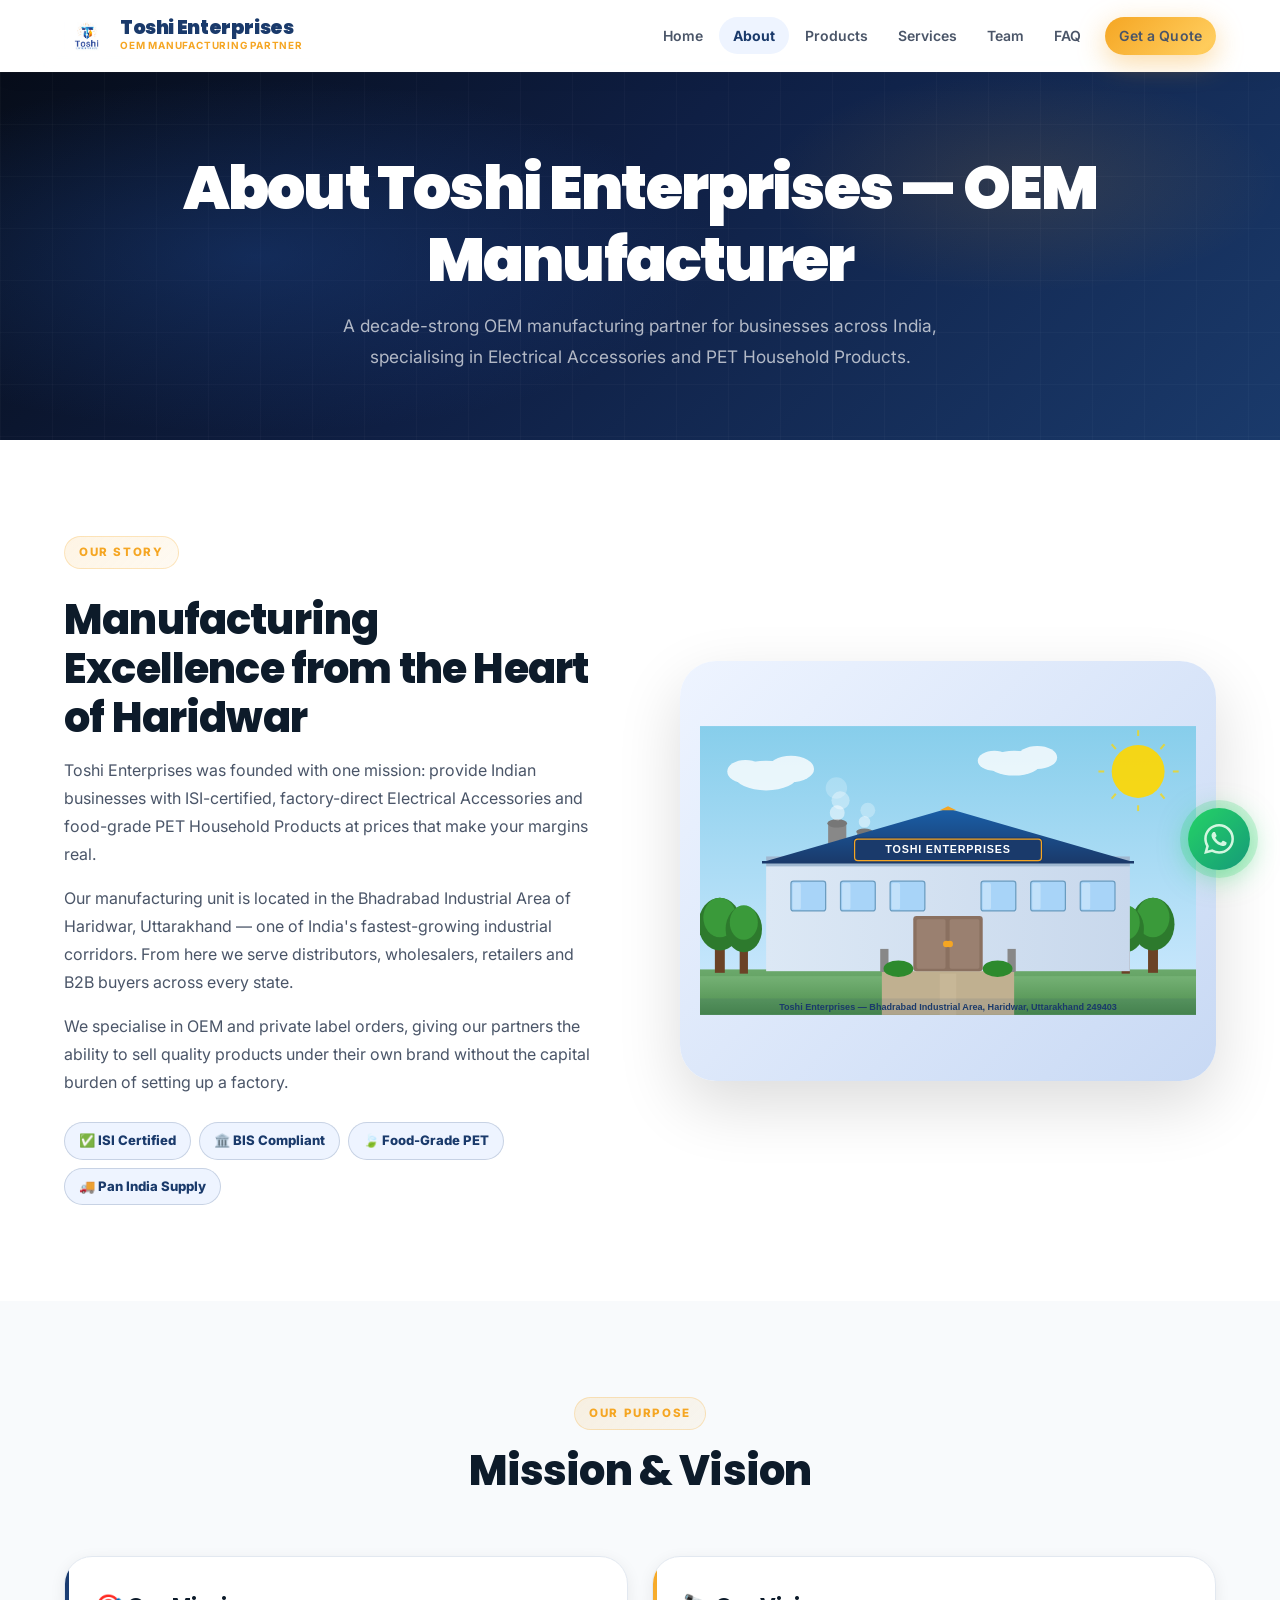
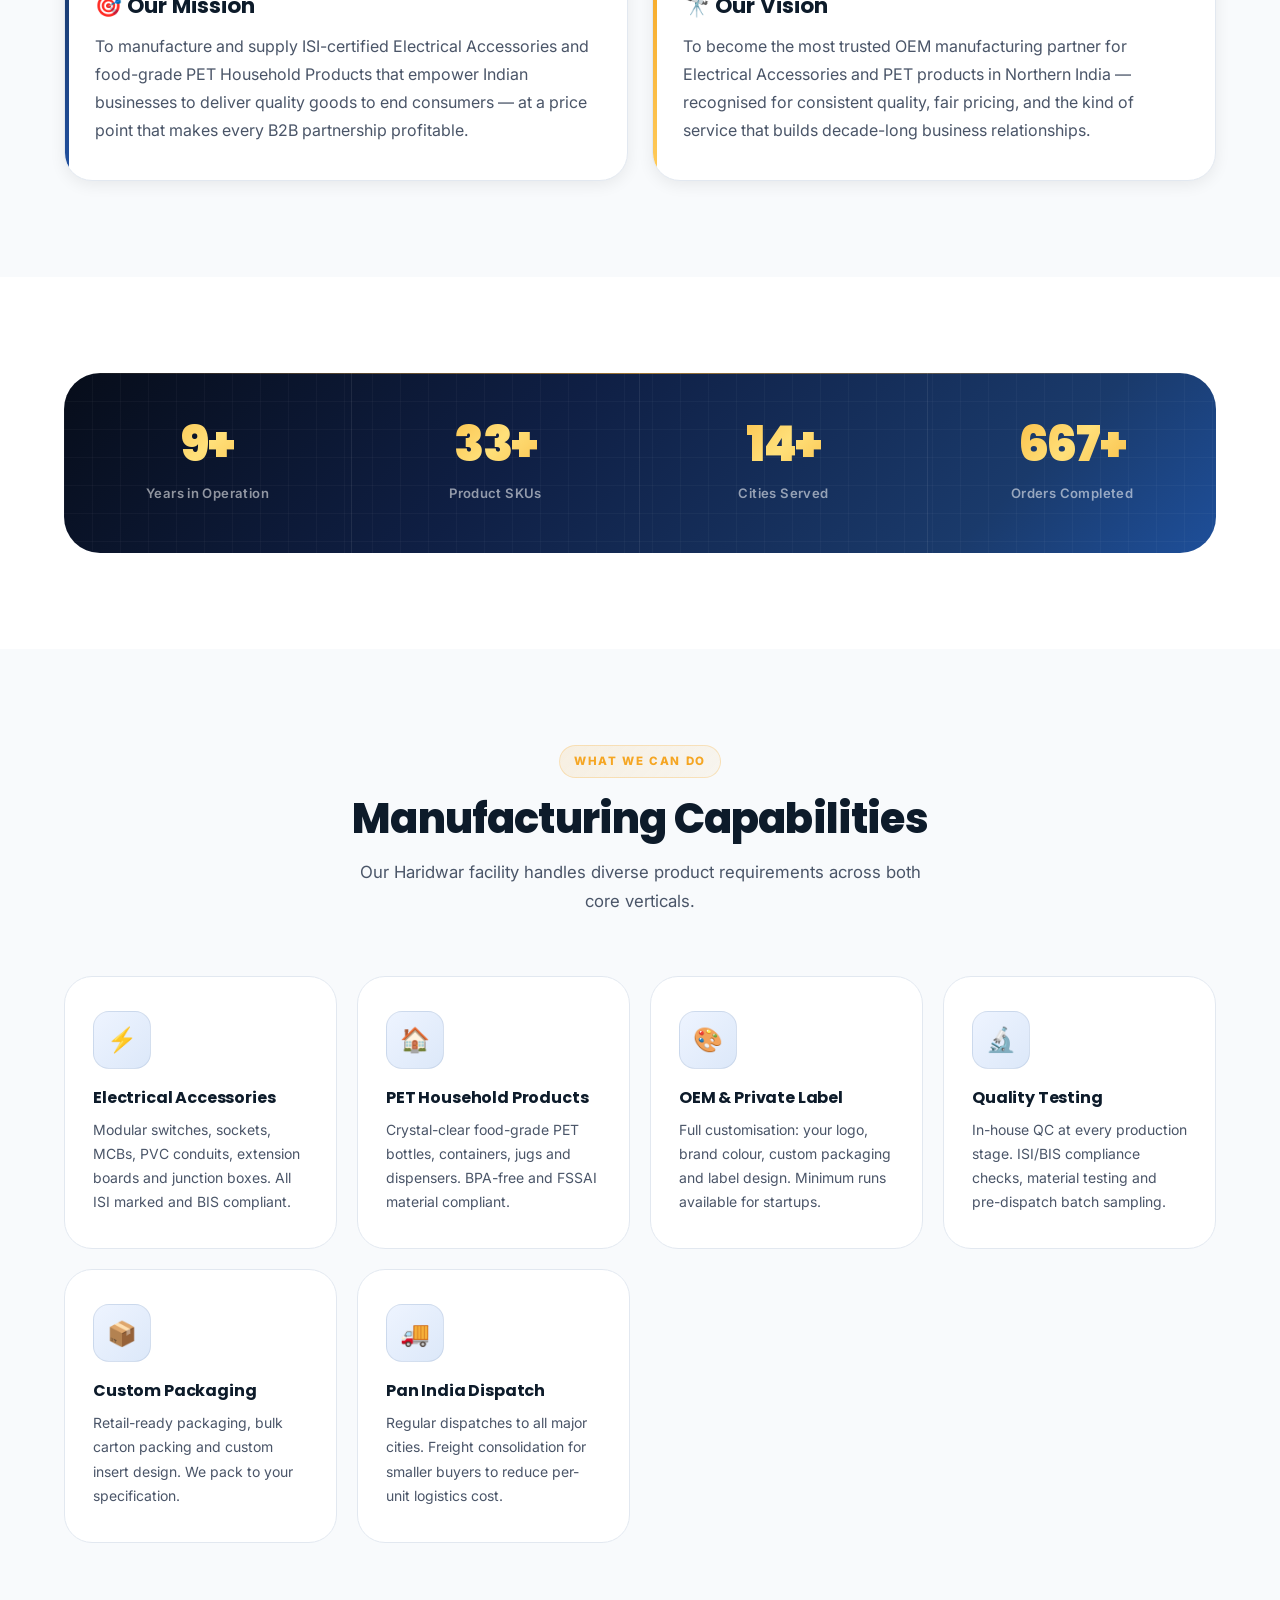
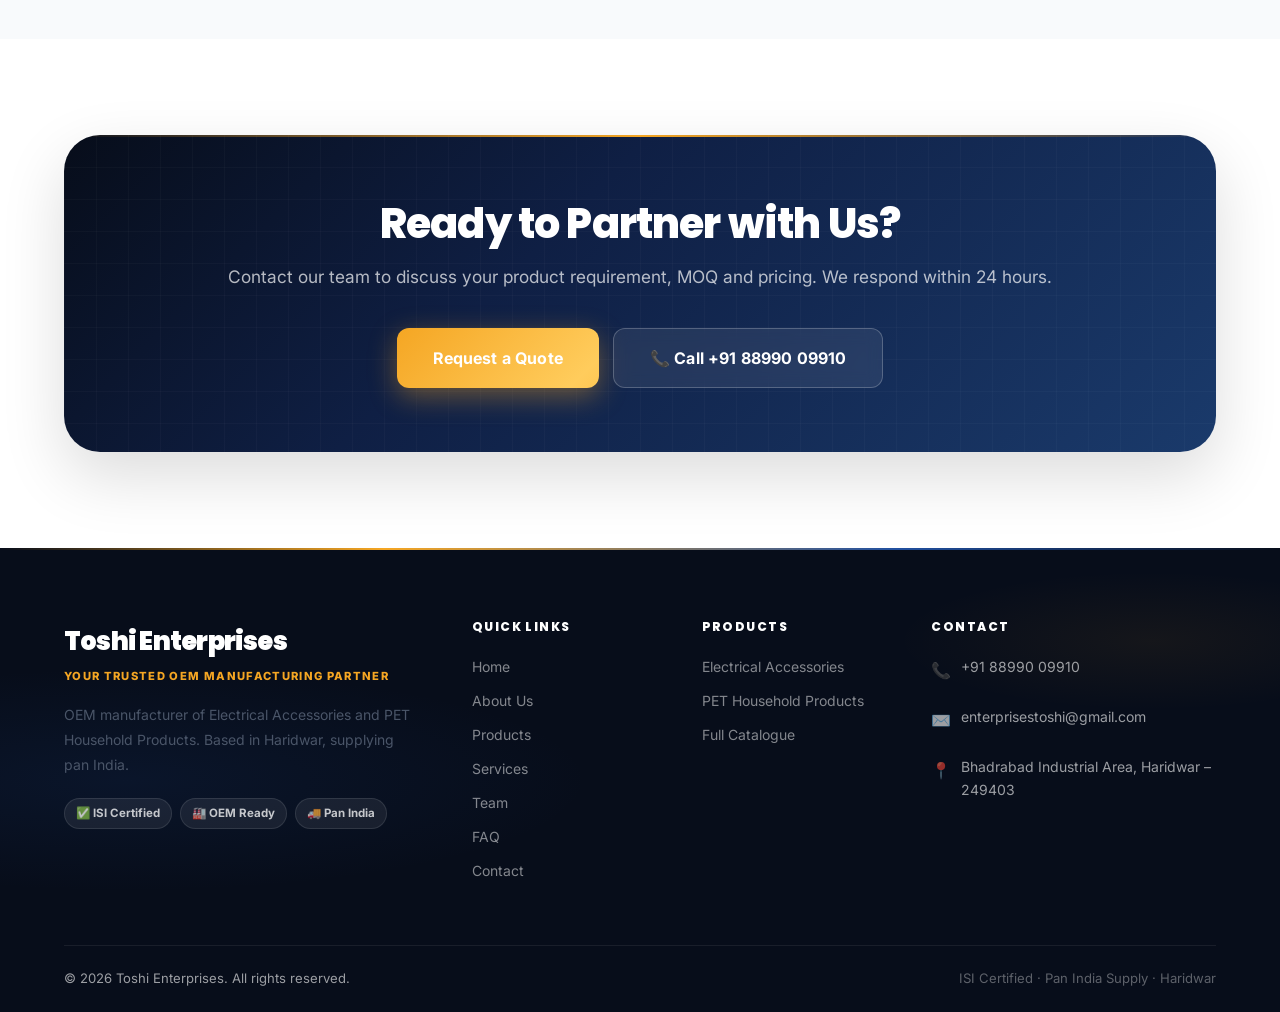
<file: about.html>
<!DOCTYPE html>
<html lang="en">
<head>
  <meta charset="UTF-8">
  <link rel="icon" type="image/png" href="assets/images/industry/TE.png?v=2">
  <meta name="viewport" content="width=device-width, initial-scale=1.0">
  <title>About Toshi Enterprises — OEM Manufacturer in Haridwar, Uttarakhand</title>
  <meta name="description" content="Learn about Toshi Enterprises — a decade-old OEM manufacturer of Electrical Accessories and PET Household Products based in Haridwar, Uttarakhand. ISI certified, pan India supply.">
  <link rel="canonical" href="https://toshienterprises.com/about.html">
  <link href="https://fonts.googleapis.com/css2?family=Inter:wght@300;400;500;600;700&family=Poppins:wght@600;700;800;900&family=Space+Grotesk:wght@500;600;700&display=swap" rel="stylesheet">
  <link rel="stylesheet" href="https://unpkg.com/aos@2.3.4/dist/aos.css">
  <link rel="stylesheet" href="assets/css/styles.css">
</head>
<body>
<div class="scroll-progress" id="scroll-progress"></div>
<button class="back-to-top" id="back-to-top" aria-label="Back to top">↑</button>

<nav class="site-nav" id="site-nav">
  <div class="nav-inner">
    <a href="index.html" class="nav-brand">
      <img src="assets/images/industry/TE.png" alt="Toshi Enterprises logo" class="nav-logo-mark">
      <div class="nav-brand-text">
        <div class="brand-name">Toshi Enterprises</div>
        <div class="brand-tagline">OEM Manufacturing Partner</div>
      </div>
    </a>
    <button class="hamburger" id="hamburger" aria-label="Toggle menu"><span></span><span></span><span></span></button>
    <div class="nav-links" id="nav-links">
      <a href="index.html">Home</a><a href="about.html">About</a><a href="products.html">Products</a>
      <a href="services.html">Services</a><a href="team.html">Team</a><a href="faq.html">FAQ</a>
      <a href="contact.html" class="btn btn-accent btn-sm nav-cta">Get a Quote</a>
    </div>
  </div>
</nav>

<div class="page-hero">
  <div class="container page-hero-content">
    <h1>About Toshi Enterprises — OEM Manufacturer</h1>
    <p>A decade-strong OEM manufacturing partner for businesses across India, specialising in Electrical Accessories and PET Household Products.</p>
  </div>
</div>

<!-- Overview -->
<section>
  <div class="container">
    <div class="about-intro">
      <div data-aos="fade-right">
        <span class="section-label">Our Story</span>
        <h2 class="section-title" style="margin-top:10px">Manufacturing Excellence from the Heart of Haridwar</h2>
        <p style="margin-bottom:16px">Toshi Enterprises was founded with one mission: provide Indian businesses with ISI-certified, factory-direct Electrical Accessories and food-grade PET Household Products at prices that make your margins real.</p>
        <p style="margin-bottom:16px">Our manufacturing unit is located in the Bhadrabad Industrial Area of Haridwar, Uttarakhand — one of India's fastest-growing industrial corridors. From here we serve distributors, wholesalers, retailers and B2B buyers across every state.</p>
        <p style="margin-bottom:24px">We specialise in OEM and private label orders, giving our partners the ability to sell quality products under their own brand without the capital burden of setting up a factory.</p>
        <div class="certifications-row">
          <span class="cert-badge">✅ ISI Certified</span>
          <span class="cert-badge">🏛️ BIS Compliant</span>
          <span class="cert-badge">🍃 Food-Grade PET</span>
          <span class="cert-badge">🚚 Pan India Supply</span>
        </div>
      </div>
      <div class="about-visual" data-aos="fade-left">
  <img src="assets/images/industry/manufacturing-plant.svg" alt="Toshi Enterprises Manufacturing Plant — Haridwar" style="width:100%;height:100%;object-fit:contain;padding:20px">
</div>
    </div>
  </div>
</section>

<!-- Mission & Vision -->
<section class="section-alt">
  <div class="container">
    <div class="section-header text-center">
      <span class="section-label">Our Purpose</span>
      <h2 class="section-title">Mission &amp; Vision</h2>
    </div>
    <div class="mission-vision-grid">
      <div class="mv-card" data-aos="fade-right">
        <h3>🎯 Our Mission</h3>
        <p style="margin-top:10px">To manufacture and supply ISI-certified Electrical Accessories and food-grade PET Household Products that empower Indian businesses to deliver quality goods to end consumers — at a price point that makes every B2B partnership profitable.</p>
      </div>
      <div class="mv-card accent" data-aos="fade-left">
        <h3>🔭 Our Vision</h3>
        <p style="margin-top:10px">To become the most trusted OEM manufacturing partner for Electrical Accessories and PET products in Northern India — recognised for consistent quality, fair pricing, and the kind of service that builds decade-long business relationships.</p>
      </div>
    </div>
  </div>
</section>

<!-- Stats -->
<section>
  <div class="container">
    <div class="stats-row" data-aos="fade-up">
      <div class="stat-item"><span class="stat-number" data-target="10" data-suffix="+">10+</span><span class="stat-label">Years in Operation</span></div>
      <div class="stat-item"><span class="stat-number" data-target="35" data-suffix="+">35+</span><span class="stat-label">Product SKUs</span></div>
      <div class="stat-item"><span class="stat-number" data-target="15" data-suffix="+">15+</span><span class="stat-label">Cities Served</span></div>
      <div class="stat-item"><span class="stat-number" data-target="700" data-suffix="+">700+</span><span class="stat-label">Orders Completed</span></div>
    </div>
  </div>
</section>

<!-- Capabilities -->
<section class="section-alt">
  <div class="container">
    <div class="section-header text-center">
      <span class="section-label">What We Can Do</span>
      <h2 class="section-title">Manufacturing Capabilities</h2>
      <p class="section-sub">Our Haridwar facility handles diverse product requirements across both core verticals.</p>
    </div>
    <div class="why-grid">
      <div class="why-card" data-aos="fade-up" data-aos-delay="0"><div class="why-icon">⚡</div><h4>Electrical Accessories</h4><p>Modular switches, sockets, MCBs, PVC conduits, extension boards and junction boxes. All ISI marked and BIS compliant.</p></div>
      <div class="why-card" data-aos="fade-up" data-aos-delay="80"><div class="why-icon">🏠</div><h4>PET Household Products</h4><p>Crystal-clear food-grade PET bottles, containers, jugs and dispensers. BPA-free and FSSAI material compliant.</p></div>
      <div class="why-card" data-aos="fade-up" data-aos-delay="160"><div class="why-icon">🎨</div><h4>OEM &amp; Private Label</h4><p>Full customisation: your logo, brand colour, custom packaging and label design. Minimum runs available for startups.</p></div>
      <div class="why-card" data-aos="fade-up" data-aos-delay="240"><div class="why-icon">🔬</div><h4>Quality Testing</h4><p>In-house QC at every production stage. ISI/BIS compliance checks, material testing and pre-dispatch batch sampling.</p></div>
      <div class="why-card" data-aos="fade-up" data-aos-delay="320"><div class="why-icon">📦</div><h4>Custom Packaging</h4><p>Retail-ready packaging, bulk carton packing and custom insert design. We pack to your specification.</p></div>
      <div class="why-card" data-aos="fade-up" data-aos-delay="400"><div class="why-icon">🚚</div><h4>Pan India Dispatch</h4><p>Regular dispatches to all major cities. Freight consolidation for smaller buyers to reduce per-unit logistics cost.</p></div>
    </div>
  </div>
</section>

<!-- CTA -->
<section>
  <div class="container">
    <div class="cta-banner" data-aos="fade-up">
      <div class="cta-banner-content">
        <h2>Ready to Partner with Us?</h2>
        <p>Contact our team to discuss your product requirement, MOQ and pricing. We respond within 24 hours.</p>
        <div class="cta-actions">
          <a href="contact.html" class="btn btn-accent btn-lg">Request a Quote</a>
          <a href="tel:+918899009910" class="btn btn-secondary btn-lg">📞 Call +91 88990 09910</a>
        </div>
      </div>
    </div>
  </div>
</section>

<footer class="site-footer">
  <div class="container">
    <div class="footer-grid">
      <div class="footer-brand">
        <div class="brand-name">Toshi Enterprises</div>
        <div class="brand-tagline">Your Trusted OEM Manufacturing Partner</div>
        <p>OEM manufacturer of Electrical Accessories and PET Household Products. Based in Haridwar, supplying pan India.</p>
        <div class="footer-cert-row"><span class="footer-cert">✅ ISI Certified</span><span class="footer-cert">🏭 OEM Ready</span><span class="footer-cert">🚚 Pan India</span></div>
      </div>
      <div class="footer-col"><h4>Quick Links</h4><a href="index.html">Home</a><a href="about.html">About Us</a><a href="products.html">Products</a><a href="services.html">Services</a><a href="team.html">Team</a><a href="faq.html">FAQ</a><a href="contact.html">Contact</a></div>
      <div class="footer-col"><h4>Products</h4><a href="products.html?category=electrical">Electrical Accessories</a><a href="products.html?category=pet-household">PET Household Products</a><a href="products.html">Full Catalogue</a></div>
      <div class="footer-col"><h4>Contact</h4>
        <div class="footer-contact-item"><span class="fc-icon">📞</span><a href="tel:+918899009910">+91 88990 09910</a></div>
        <div class="footer-contact-item"><span class="fc-icon">✉️</span><a href="mailto:enterprisestoshi@gmail.com">enterprisestoshi@gmail.com</a></div>
        <div class="footer-contact-item"><span class="fc-icon">📍</span><span>Bhadrabad Industrial Area, Haridwar – 249403</span></div>
      </div>
    </div>
    <div class="footer-bottom"><span>© 2026 Toshi Enterprises. All rights reserved.</span><span style="color:rgba(255,255,255,0.35)">ISI Certified · Pan India Supply · Haridwar</span></div>
  </div>
</footer>

<a href="https://wa.me/918899009910?text=Hello%2C%20I%20am%20interested%20in%20your%20products" class="whatsapp-float" target="_blank" rel="noopener noreferrer" aria-label="Chat on WhatsApp">
  <svg viewBox="0 0 24 24"><path d="M17.472 14.382c-.297-.149-1.758-.867-2.03-.967-.273-.099-.471-.148-.67.15-.197.297-.767.966-.94 1.164-.173.199-.347.223-.644.075-.297-.15-1.255-.463-2.39-1.475-.883-.788-1.48-1.761-1.653-2.059-.173-.297-.018-.458.13-.606.134-.133.298-.347.446-.52.149-.174.198-.298.298-.497.099-.198.05-.371-.025-.52-.075-.149-.669-1.612-.916-2.207-.242-.579-.487-.5-.669-.51-.173-.008-.371-.01-.57-.01-.198 0-.52.074-.792.372-.272.297-1.04 1.016-1.04 2.479 0 1.462 1.065 2.875 1.213 3.074.149.198 2.096 3.2 5.077 4.487.709.306 1.262.489 1.694.625.712.227 1.36.195 1.871.118.571-.085 1.758-.719 2.006-1.413.248-.694.248-1.289.173-1.413-.074-.124-.272-.198-.57-.347m-5.421 7.403h-.004a9.87 9.87 0 01-5.031-1.378l-.361-.214-3.741.982.998-3.648-.235-.374a9.86 9.86 0 01-1.51-5.26c.001-5.45 4.436-9.884 9.888-9.884 2.64 0 5.122 1.03 6.988 2.898a9.825 9.825 0 012.893 6.994c-.003 5.45-4.437 9.884-9.885 9.884m8.413-18.297A11.815 11.815 0 0012.05 0C5.495 0 .16 5.335.157 11.892c0 2.096.547 4.142 1.588 5.945L.057 24l6.305-1.654a11.882 11.882 0 005.683 1.448h.005c6.554 0 11.89-5.335 11.893-11.893a11.821 11.821 0 00-3.48-8.413z" fill="#fff"/></svg>
</a>
<div class="mobile-sticky-cta">
  <a href="tel:+918899009910" class="sticky-call">📞 Call Now</a>
  <a href="https://wa.me/918899009910" class="sticky-wa" target="_blank" rel="noopener">💬 WhatsApp</a>
</div>
<script src="https://unpkg.com/aos@2.3.4/dist/aos.js" defer></script>
<script src="assets/js/main.js" defer></script>
</body>
</html>
</file>
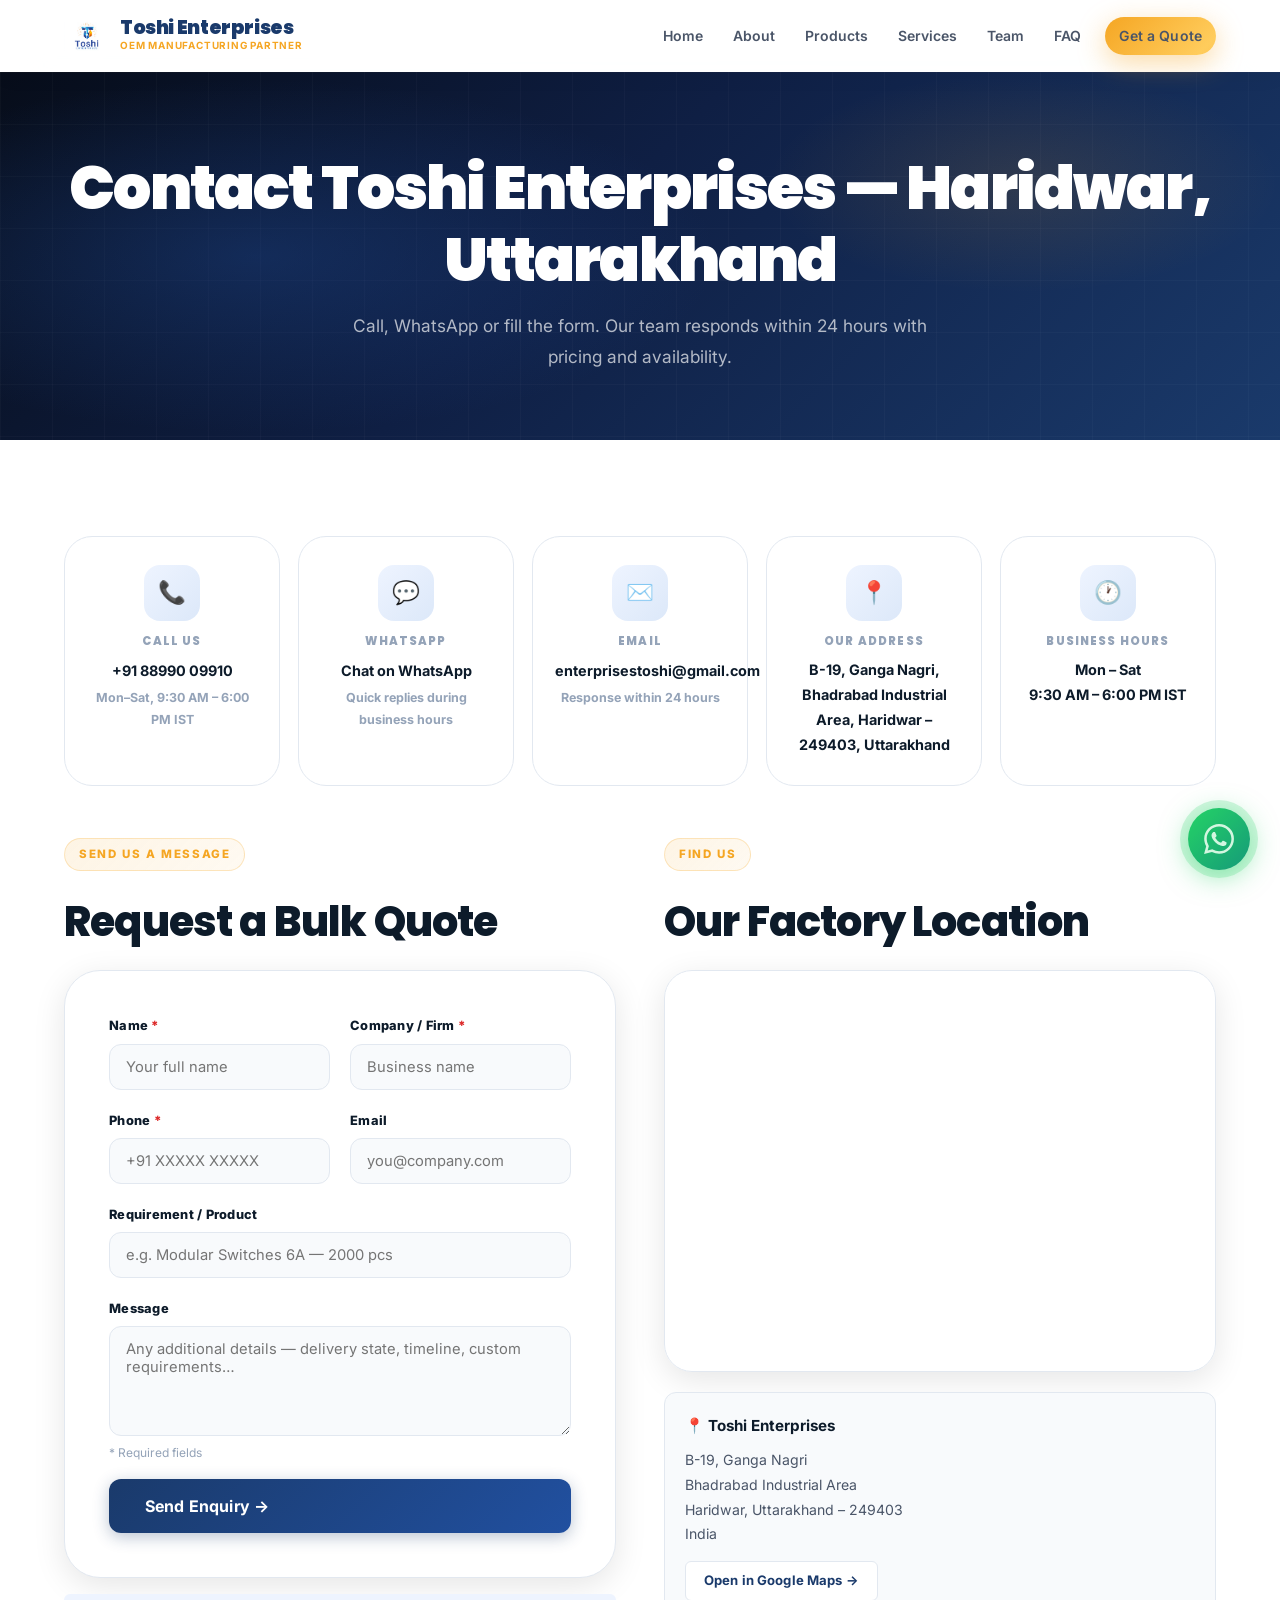
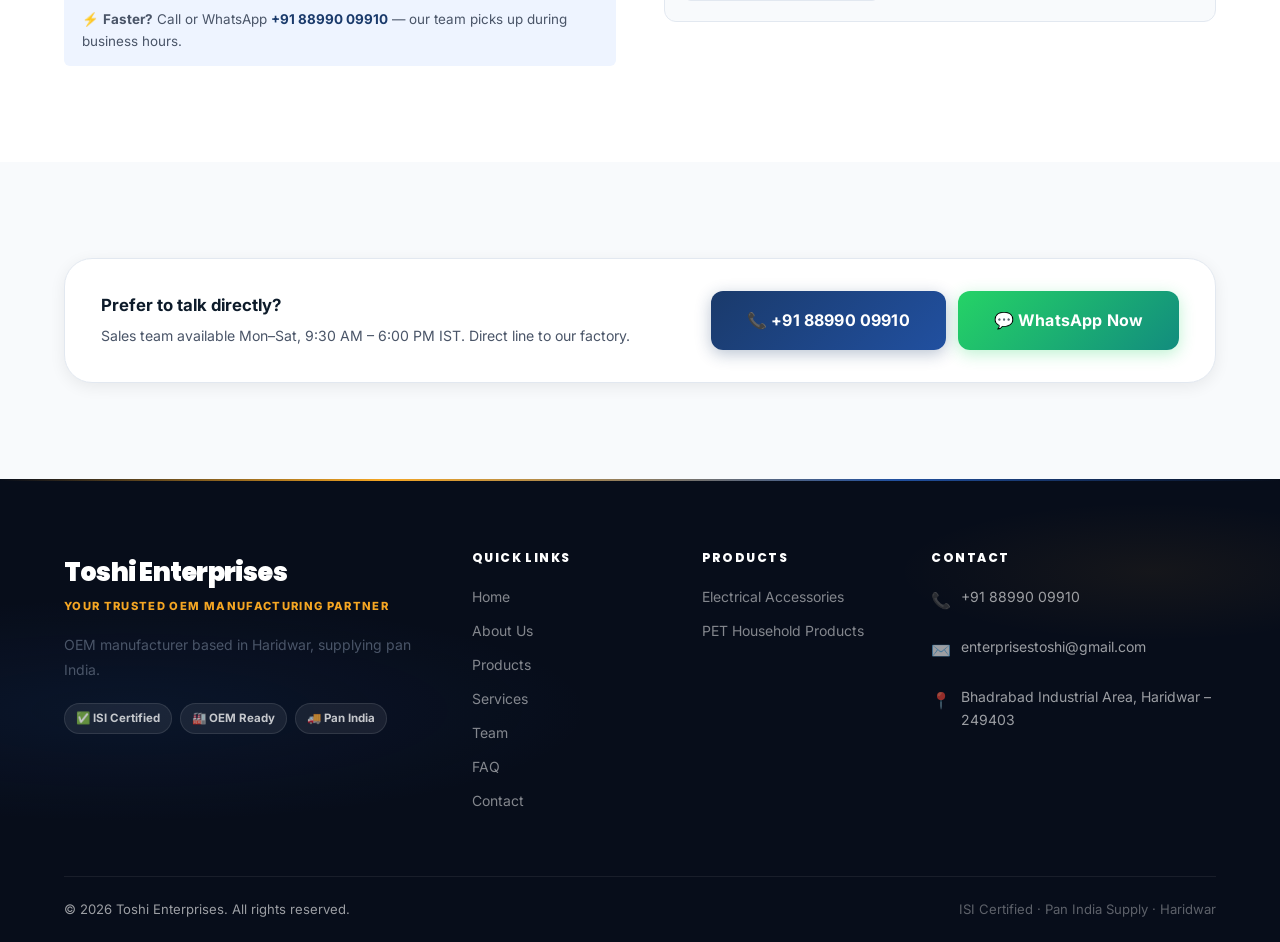
<file: contact.html>
<!DOCTYPE html>
<html lang="en">
<head>
  <meta charset="UTF-8">
  <link rel="icon" type="image/png" href="assets/images/industry/TE.png?v=2">
  <meta name="viewport" content="width=device-width, initial-scale=1.0">
  <title>Contact Toshi Enterprises — Bulk Enquiry, OEM Orders | Haridwar</title>
  <meta name="description" content="Contact Toshi Enterprises for bulk orders, OEM manufacturing and product enquiries. Call +91 88990 09910 or WhatsApp. Haridwar, Uttarakhand. Responds within 24 hours.">
  <link rel="canonical" href="https://toshienterprises.com/contact.html">
  <link href="https://fonts.googleapis.com/css2?family=Inter:wght@300;400;500;600;700&family=Poppins:wght@600;700;800;900&family=Space+Grotesk:wght@500;600;700&display=swap" rel="stylesheet">
  <link rel="stylesheet" href="https://unpkg.com/aos@2.3.4/dist/aos.css">
  <link rel="stylesheet" href="assets/css/styles.css">
</head>
<body>
<div class="scroll-progress" id="scroll-progress"></div>
<button class="back-to-top" id="back-to-top" aria-label="Back to top">↑</button>
<nav class="site-nav" id="site-nav">
  <div class="nav-inner">
    <a href="index.html" class="nav-brand"><img src="assets/images/industry/TE.png" alt="Toshi Enterprises logo" class="nav-logo-mark"><div class="nav-brand-text"><div class="brand-name">Toshi Enterprises</div><div class="brand-tagline">OEM Manufacturing Partner</div></div></a>
    <button class="hamburger" id="hamburger" aria-label="Toggle menu"><span></span><span></span><span></span></button>
    <div class="nav-links" id="nav-links">
      <a href="index.html">Home</a><a href="about.html">About</a><a href="products.html">Products</a>
      <a href="services.html">Services</a><a href="team.html">Team</a><a href="faq.html">FAQ</a>
      <a href="contact.html" class="btn btn-accent btn-sm nav-cta">Get a Quote</a>
    </div>
  </div>
</nav>

<div class="page-hero">
  <div class="container page-hero-content">
    <h1>Contact Toshi Enterprises — Haridwar, Uttarakhand</h1>
    <p>Call, WhatsApp or fill the form. Our team responds within 24 hours with pricing and availability.</p>
  </div>
</div>

<!-- Info cards -->
<section>
  <div class="container">
    <div class="contact-info-grid" data-aos="fade-up">
      <div class="contact-info-card">
        <div class="info-icon">📞</div>
        <h4>Call Us</h4>
        <a href="tel:+918899009910">+91 88990 09910</a>
        <p style="font-size:.78rem;margin-top:4px;color:var(--text-light)">Mon–Sat, 9:30 AM – 6:00 PM IST</p>
      </div>
      <div class="contact-info-card">
        <div class="info-icon">💬</div>
        <h4>WhatsApp</h4>
        <a href="https://wa.me/918899009910?text=Hello%2C%20I%20would%20like%20to%20enquire%20about%20your%20products" target="_blank" rel="noopener">Chat on WhatsApp</a>
        <p style="font-size:.78rem;margin-top:4px;color:var(--text-light)">Quick replies during business hours</p>
      </div>
      <div class="contact-info-card">
        <div class="info-icon">✉️</div>
        <h4>Email</h4>
        <a href="mailto:enterprisestoshi@gmail.com">enterprisestoshi@gmail.com</a>
        <p style="font-size:.78rem;margin-top:4px;color:var(--text-light)">Response within 24 hours</p>
      </div>
      <div class="contact-info-card">
        <div class="info-icon">📍</div>
        <h4>Our Address</h4>
        <p>B-19, Ganga Nagri, Bhadrabad Industrial Area, Haridwar – 249403, Uttarakhand</p>
      </div>
      <div class="contact-info-card">
        <div class="info-icon">🕐</div>
        <h4>Business Hours</h4>
        <p>Mon – Sat</p>
        <p style="font-weight:700;color:var(--text-dark)">9:30 AM – 6:00 PM IST</p>
      </div>
    </div>

    <!-- Form + Map grid -->
    <div style="display:grid;grid-template-columns:1fr 1fr;gap:48px;align-items:start">
      <div data-aos="fade-right">
        <span class="section-label">Send Us a Message</span>
        <h2 class="section-title" style="margin-top:10px;margin-bottom:24px">Request a Bulk Quote</h2>
        <div class="form-card">
          <form id="contact-form" action="https://formspree.io/f/YOUR_FORM_ID" method="POST" novalidate>
            <div class="form-grid">
              <div class="form-group"><label for="c-name">Name <span style="color:#dc2626">*</span></label><input type="text" id="c-name" name="name" placeholder="Your full name" required></div>
              <div class="form-group"><label for="c-company">Company / Firm <span style="color:#dc2626">*</span></label><input type="text" id="c-company" name="company" placeholder="Business name" required></div>
              <div class="form-group"><label for="c-phone">Phone <span style="color:#dc2626">*</span></label><input type="tel" id="c-phone" name="phone" placeholder="+91 XXXXX XXXXX" required></div>
              <div class="form-group"><label for="c-email">Email</label><input type="email" id="c-email" name="email" placeholder="you@company.com"></div>
              <div class="form-group full"><label for="c-requirement">Requirement / Product</label><input type="text" id="c-requirement" name="requirement" placeholder="e.g. Modular Switches 6A — 2000 pcs"></div>
              <div class="form-group full"><label for="c-message">Message</label><textarea id="c-message" name="message" placeholder="Any additional details — delivery state, timeline, custom requirements…"></textarea></div>
            </div>
            <p class="required-note">* Required fields</p>
            <button type="submit" class="btn btn-primary btn-lg w-full mt-16">Send Enquiry →</button>
            <div class="form-message" id="contact-msg"></div>
          </form>
        </div>
        <div style="margin-top:16px;padding:14px 18px;background:var(--primary-light);border-radius:var(--radius-sm);font-size:.84rem;color:var(--text-mid)">
          ⚡ <strong>Faster?</strong> Call or WhatsApp <a href="tel:+918899009910" style="color:var(--primary);font-weight:700">+91 88990 09910</a> — our team picks up during business hours.
        </div>
      </div>

      <div data-aos="fade-left">
        <span class="section-label">Find Us</span>
        <h2 class="section-title" style="margin-top:10px;margin-bottom:24px">Our Factory Location</h2>
        <div class="map-embed" style="margin-bottom:20px">
          <iframe src="https://www.google.com/maps/embed?pb=!1m18!1m12!1m3!1d3478.5!2d78.0!3d29.9!2m3!1f0!2f0!3f0!3m2!1i1024!2i768!4f13.1!3m3!1m2!1s0x0%3A0x0!2sBhadrabad+Industrial+Area%2C+Haridwar!5e0!3m2!1sen!2sin!4v1" allowfullscreen="" loading="lazy" referrerpolicy="no-referrer-when-downgrade" title="Toshi Enterprises location"></iframe>
        </div>
        <div style="background:var(--bg-section);border:1px solid var(--border);border-radius:var(--radius);padding:20px">
          <strong style="display:block;margin-bottom:10px;color:var(--text-dark);font-size:.95rem">📍 Toshi Enterprises</strong>
          <p style="font-size:.88rem;line-height:1.75">B-19, Ganga Nagri<br>Bhadrabad Industrial Area<br>Haridwar, Uttarakhand – 249403<br>India</p>
          <a href="https://maps.google.com/?q=Bhadrabad+Industrial+Area+Haridwar" target="_blank" rel="noopener" class="btn btn-secondary-dark btn-sm" style="margin-top:14px">Open in Google Maps →</a>
        </div>
      </div>
    </div>
  </div>
</section>

<!-- Direct CTA -->
<section class="section-alt">
  <div class="container">
    <div style="display:flex;align-items:center;justify-content:space-between;flex-wrap:wrap;gap:20px;padding:32px 36px;background:#fff;border:1px solid var(--border);border-radius:var(--radius-xl);box-shadow:var(--shadow-sm)" data-aos="fade-up">
      <div>
        <strong style="font-size:1.05rem;color:var(--text-dark);display:block;margin-bottom:4px">Prefer to talk directly?</strong>
        <p style="font-size:.88rem;margin:0">Sales team available Mon–Sat, 9:30 AM – 6:00 PM IST. Direct line to our factory.</p>
      </div>
      <div style="display:flex;gap:12px;flex-wrap:wrap">
        <a href="tel:+918899009910" class="btn btn-primary btn-lg">📞 +91 88990 09910</a>
        <a href="https://wa.me/918899009910?text=Hello%2C%20I%20would%20like%20a%20bulk%20quote" class="btn btn-whatsapp btn-lg" target="_blank" rel="noopener">💬 WhatsApp Now</a>
      </div>
    </div>
  </div>
</section>

<footer class="site-footer"><div class="container"><div class="footer-grid"><div class="footer-brand"><div class="brand-name">Toshi Enterprises</div><div class="brand-tagline">Your Trusted OEM Manufacturing Partner</div><p>OEM manufacturer based in Haridwar, supplying pan India.</p><div class="footer-cert-row"><span class="footer-cert">✅ ISI Certified</span><span class="footer-cert">🏭 OEM Ready</span><span class="footer-cert">🚚 Pan India</span></div></div><div class="footer-col"><h4>Quick Links</h4><a href="index.html">Home</a><a href="about.html">About Us</a><a href="products.html">Products</a><a href="services.html">Services</a><a href="team.html">Team</a><a href="faq.html">FAQ</a><a href="contact.html">Contact</a></div><div class="footer-col"><h4>Products</h4><a href="products.html?category=electrical">Electrical Accessories</a><a href="products.html?category=pet-household">PET Household Products</a></div><div class="footer-col"><h4>Contact</h4><div class="footer-contact-item"><span class="fc-icon">📞</span><a href="tel:+918899009910">+91 88990 09910</a></div><div class="footer-contact-item"><span class="fc-icon">✉️</span><a href="mailto:enterprisestoshi@gmail.com">enterprisestoshi@gmail.com</a></div><div class="footer-contact-item"><span class="fc-icon">📍</span><span>Bhadrabad Industrial Area, Haridwar – 249403</span></div></div></div><div class="footer-bottom"><span>© 2026 Toshi Enterprises. All rights reserved.</span><span style="color:rgba(255,255,255,0.35)">ISI Certified · Pan India Supply · Haridwar</span></div></div></footer>
<a href="https://wa.me/918899009910?text=Hello%2C%20I%20am%20interested%20in%20your%20products" class="whatsapp-float" target="_blank" rel="noopener noreferrer" aria-label="Chat on WhatsApp"><svg viewBox="0 0 24 24"><path d="M17.472 14.382c-.297-.149-1.758-.867-2.03-.967-.273-.099-.471-.148-.67.15-.197.297-.767.966-.94 1.164-.173.199-.347.223-.644.075-.297-.15-1.255-.463-2.39-1.475-.883-.788-1.48-1.761-1.653-2.059-.173-.297-.018-.458.13-.606.134-.133.298-.347.446-.52.149-.174.198-.298.298-.497.099-.198.05-.371-.025-.52-.075-.149-.669-1.612-.916-2.207-.242-.579-.487-.5-.669-.51-.173-.008-.371-.01-.57-.01-.198 0-.52.074-.792.372-.272.297-1.04 1.016-1.04 2.479 0 1.462 1.065 2.875 1.213 3.074.149.198 2.096 3.2 5.077 4.487.709.306 1.262.489 1.694.625.712.227 1.36.195 1.871.118.571-.085 1.758-.719 2.006-1.413.248-.694.248-1.289.173-1.413-.074-.124-.272-.198-.57-.347m-5.421 7.403h-.004a9.87 9.87 0 01-5.031-1.378l-.361-.214-3.741.982.998-3.648-.235-.374a9.86 9.86 0 01-1.51-5.26c.001-5.45 4.436-9.884 9.888-9.884 2.64 0 5.122 1.03 6.988 2.898a9.825 9.825 0 012.893 6.994c-.003 5.45-4.437 9.884-9.885 9.884m8.413-18.297A11.815 11.815 0 0012.05 0C5.495 0 .16 5.335.157 11.892c0 2.096.547 4.142 1.588 5.945L.057 24l6.305-1.654a11.882 11.882 0 005.683 1.448h.005c6.554 0 11.89-5.335 11.893-11.893a11.821 11.821 0 00-3.48-8.413z" fill="#fff"/></svg></a>
<div class="mobile-sticky-cta"><a href="tel:+918899009910" class="sticky-call">📞 Call Now</a><a href="https://wa.me/918899009910" class="sticky-wa" target="_blank" rel="noopener">💬 WhatsApp</a></div>

<script src="https://unpkg.com/aos@2.3.4/dist/aos.js" defer></script>
<script src="assets/js/main.js" defer></script>
<script>
  document.getElementById('contact-form')?.addEventListener('submit', async function(e) {
    e.preventDefault();
    const form = this;
    const msg  = document.getElementById('contact-msg');
    const name    = form.querySelector('[name="name"]').value.trim();
    const company = form.querySelector('[name="company"]').value.trim();
    const phone   = form.querySelector('[name="phone"]').value.trim();
    if (!name || !company || !phone) {
      msg.className = 'form-message error';
      msg.textContent = 'Please fill in Name, Company and Phone before submitting.';
      return;
    }
    const action = form.getAttribute('action');
    if (action.includes('YOUR_FORM_ID')) {
      const data = Object.fromEntries(new FormData(form));
      const body = Object.entries(data).map(([k,v]) => `${k}: ${v}`).join('\n');
      window.location.href = `mailto:enterprisestoshi@gmail.com?subject=${encodeURIComponent('Bulk Enquiry from Website')}&body=${encodeURIComponent(body)}`;
      return;
    }
    try {
      const res = await fetch(action, { method: 'POST', body: new FormData(form), headers: { 'Accept': 'application/json' } });
      if (res.ok) {
        msg.className = 'form-message success';
        msg.textContent = "Thank you! We'll contact you within 24 hours with your quote.";
        form.reset();
      } else throw new Error();
    } catch {
      msg.className = 'form-message error';
      msg.textContent = 'Submission failed. Please call +91 88990 09910 or email enterprisestoshi@gmail.com.';
    }
  });
</script>
</body></html>
</file>
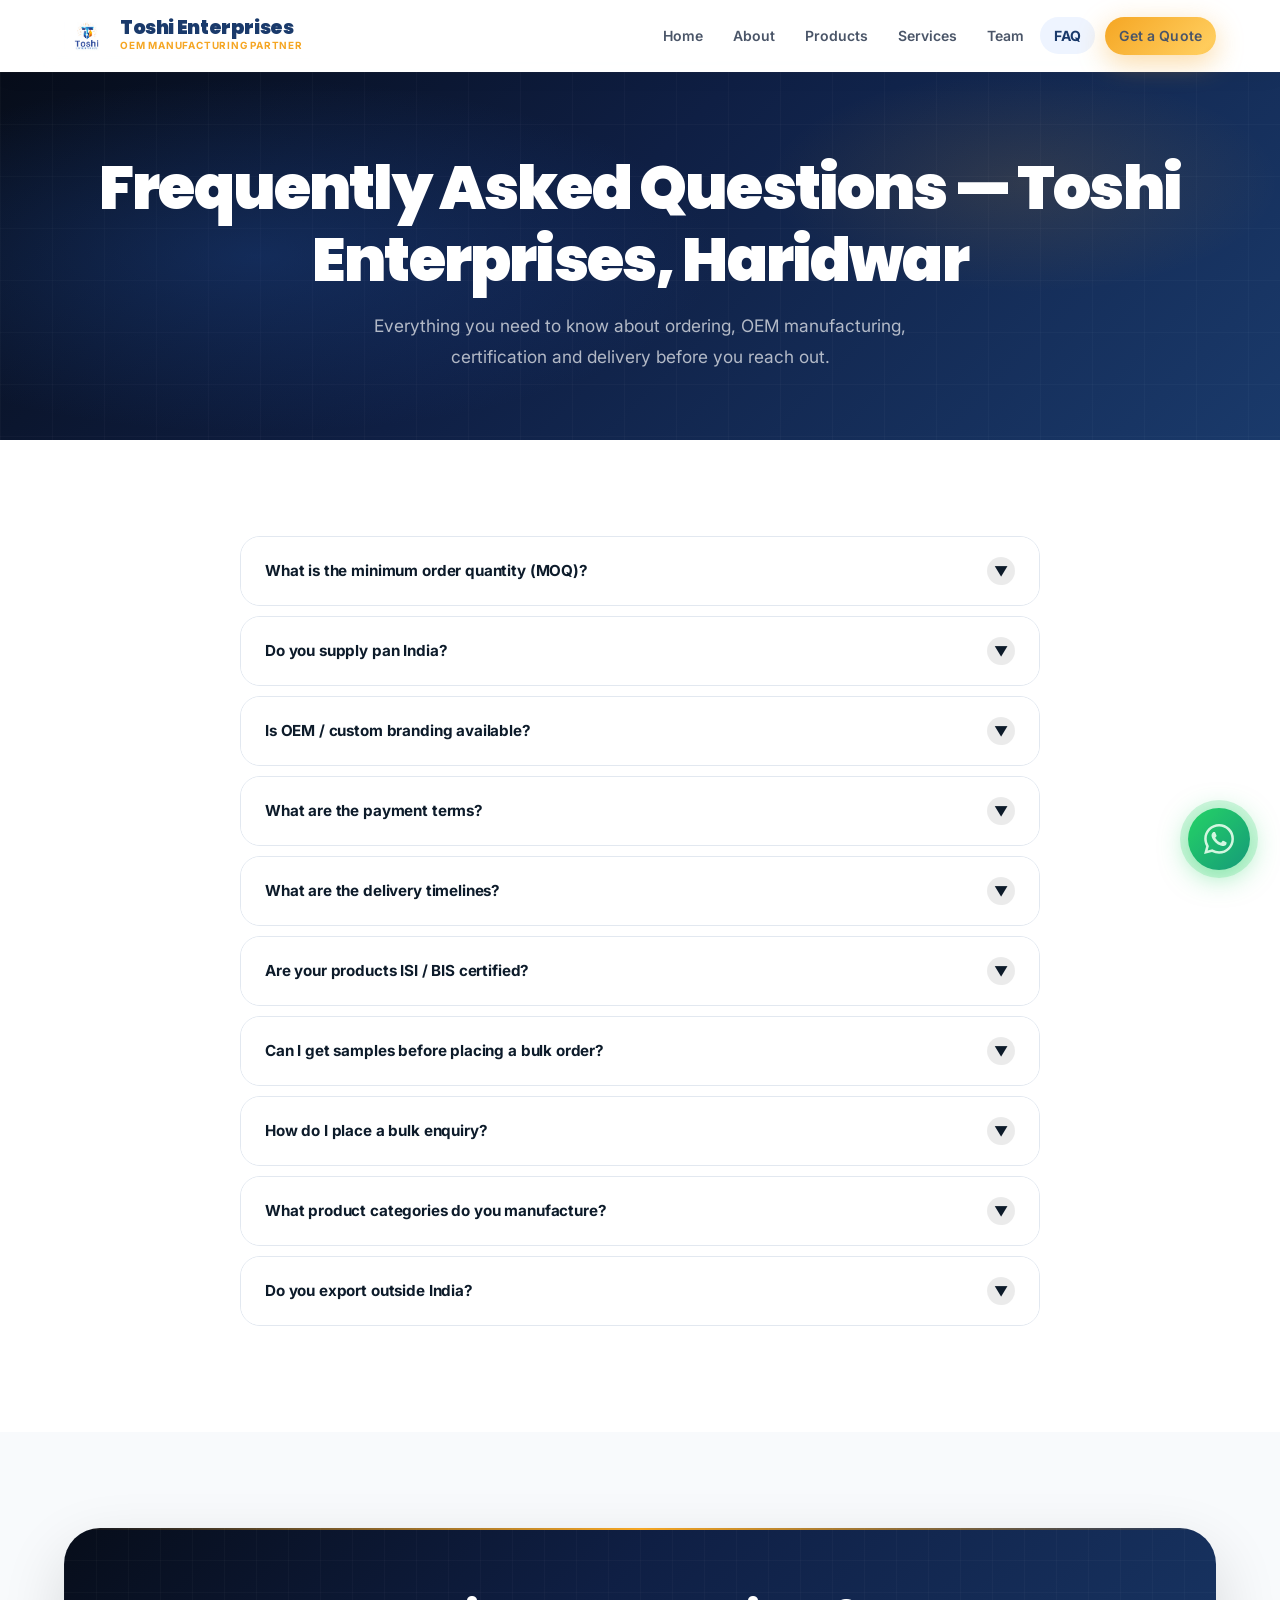
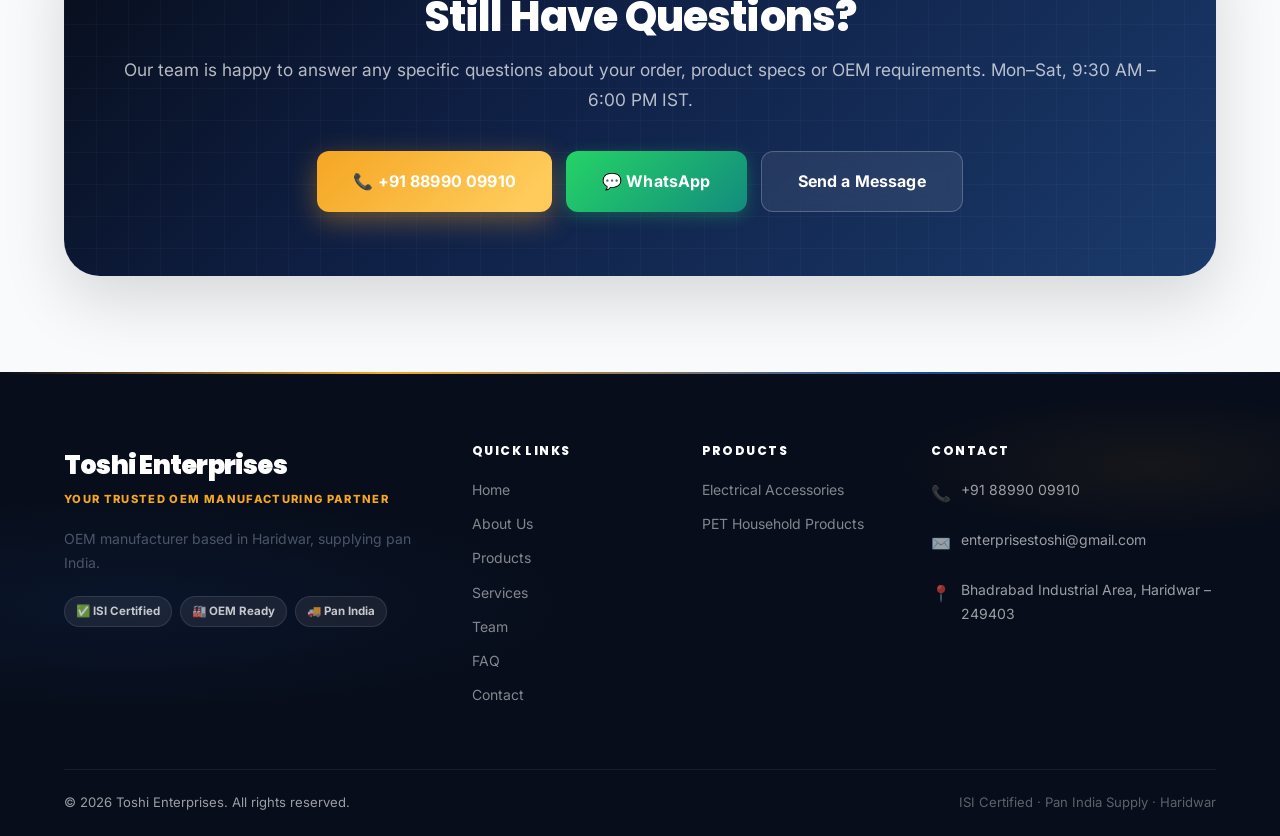
<file: faq.html>
<!DOCTYPE html>
<html lang="en">
<head>
  <meta charset="UTF-8">
  <link rel="icon" type="image/png" href="assets/images/industry/TE.png?v=2">
  <meta name="viewport" content="width=device-width, initial-scale=1.0">
  <title>FAQ — Bulk Orders, MOQ, OEM &amp; Delivery | Toshi Enterprises Haridwar</title>
  <meta name="description" content="Answers to frequently asked questions about Toshi Enterprises — MOQ, OEM manufacturing, ISI certification, payment terms, delivery timelines and sample orders.">
  <link rel="canonical" href="https://toshienterprises.com/faq.html">
  <link href="https://fonts.googleapis.com/css2?family=Inter:wght@300;400;500;600;700&family=Poppins:wght@600;700;800;900&family=Space+Grotesk:wght@500;600;700&display=swap" rel="stylesheet">
  <link rel="stylesheet" href="https://unpkg.com/aos@2.3.4/dist/aos.css">
  <link rel="stylesheet" href="assets/css/styles.css">
  <script type="application/ld+json">{"@context":"https://schema.org","@type":"FAQPage","mainEntity":[{"@type":"Question","name":"What is the minimum order quantity (MOQ)?","acceptedAnswer":{"@type":"Answer","text":"MOQ varies by product. For most electrical accessories it starts at 200–500 pieces. For PET household products, MOQ typically starts at 500–1000 pieces."}},{"@type":"Question","name":"Do you supply pan India?","acceptedAnswer":{"@type":"Answer","text":"Yes. We ship from our Haridwar warehouse to all 28 states via reputed logistics partners including Delhivery and BlueDart."}},{"@type":"Question","name":"Is OEM or custom branding available?","acceptedAnswer":{"@type":"Answer","text":"Yes. We offer full OEM services — your logo, brand colour, custom label and packaging. Available for both product categories."}},{"@type":"Question","name":"Are your products ISI / BIS certified?","acceptedAnswer":{"@type":"Answer","text":"Yes. All electrical accessories carry mandatory ISI marking. PET household products use food-grade material compliant with FSSAI standards."}}]}</script>
</head>
<body>
<div class="scroll-progress" id="scroll-progress"></div>
<button class="back-to-top" id="back-to-top" aria-label="Back to top">↑</button>
<nav class="site-nav" id="site-nav">
  <div class="nav-inner">
    <a href="index.html" class="nav-brand"><img src="assets/images/industry/TE.png" alt="Toshi Enterprises logo" class="nav-logo-mark"><div class="nav-brand-text"><div class="brand-name">Toshi Enterprises</div><div class="brand-tagline">OEM Manufacturing Partner</div></div></a>
    <button class="hamburger" id="hamburger" aria-label="Toggle menu"><span></span><span></span><span></span></button>
    <div class="nav-links" id="nav-links">
      <a href="index.html">Home</a><a href="about.html">About</a><a href="products.html">Products</a>
      <a href="services.html">Services</a><a href="team.html">Team</a><a href="faq.html">FAQ</a>
      <a href="contact.html" class="btn btn-accent btn-sm nav-cta">Get a Quote</a>
    </div>
  </div>
</nav>

<div class="page-hero">
  <div class="container page-hero-content">
    <h1>Frequently Asked Questions — Toshi Enterprises, Haridwar</h1>
    <p>Everything you need to know about ordering, OEM manufacturing, certification and delivery before you reach out.</p>
  </div>
</div>

<section>
  <div class="container">
    <div class="faq-list" data-aos="fade-up">

      <div class="faq-item">
        <button class="faq-question">What is the minimum order quantity (MOQ)?<span class="faq-chevron">▼</span></button>
        <div class="faq-answer">MOQ varies by product. For most electrical accessories (switches, sockets, junction boxes) MOQ starts at 200–500 pieces. For MCBs it starts at 200 pieces. For PET household products MOQ typically starts at 500–1000 pieces. Contact us with your specific product and quantity — we're flexible for new customers placing first orders.</div>
      </div>

      <div class="faq-item">
        <button class="faq-question">Do you supply pan India?<span class="faq-chevron">▼</span></button>
        <div class="faq-answer">Yes. We ship from our Haridwar manufacturing unit to all 28 states. We work with reputed logistics partners including Delhivery, BlueDart and Gati. For large orders we arrange direct FTL transport. Delivery typically takes 3–7 business days to most major cities after dispatch.</div>
      </div>

      <div class="faq-item">
        <button class="faq-question">Is OEM / custom branding available?<span class="faq-chevron">▼</span></button>
        <div class="faq-answer">Yes. We offer comprehensive OEM services — your logo, brand colour, custom label printing and bespoke packaging. Private label is available for both electrical accessories and PET household products. We assist with label design if needed. Minimum run quantities apply. Contact us to discuss your branding requirement.</div>
      </div>

      <div class="faq-item">
        <button class="faq-question">What are the payment terms?<span class="faq-chevron">▼</span></button>
        <div class="faq-answer">For new customers: 50% advance + 50% before dispatch. For established accounts with a track record of 3+ orders: credit terms on a case-by-case basis. Payments accepted via NEFT/RTGS/UPI. We issue a formal GST invoice with every order.</div>
      </div>

      <div class="faq-item">
        <button class="faq-question">What are the delivery timelines?<span class="faq-chevron">▼</span></button>
        <div class="faq-answer">For in-stock catalogue products: dispatch within 2–5 business days. For custom OEM or made-to-order products: production lead time is typically 10–21 business days depending on quantity and complexity, followed by dispatch. We provide a confirmed timeline with every order confirmation.</div>
      </div>

      <div class="faq-item">
        <button class="faq-question">Are your products ISI / BIS certified?<span class="faq-chevron">▼</span></button>
        <div class="faq-answer">Yes. All our electrical accessories carry mandatory ISI marking as required by BIS. This includes switches, sockets, MCBs and PVC conduit pipes. Our PET household products are manufactured using food-grade material compliant with FSSAI standards. Test certificates are available on request.</div>
      </div>

      <div class="faq-item">
        <button class="faq-question">Can I get samples before placing a bulk order?<span class="faq-chevron">▼</span></button>
        <div class="faq-answer">Yes. Samples are available for most products. Sample cost and courier charges are borne by the buyer. The sample cost is typically adjusted against the first bulk order. We dispatch samples within 2–3 business days.</div>
      </div>

      <div class="faq-item">
        <button class="faq-question">How do I place a bulk enquiry?<span class="faq-chevron">▼</span></button>
        <div class="faq-answer">Three ways: (1) Call us at +91 88990 09910 — available Mon–Sat, 9:30 AM to 6:00 PM. (2) WhatsApp at the same number with your product name, quantity and delivery state. (3) Fill the enquiry form on our <a href="contact.html">Contact page</a>. We respond within 24 hours with a formal quote.</div>
      </div>

      <div class="faq-item">
        <button class="faq-question">What product categories do you manufacture?<span class="faq-chevron">▼</span></button>
        <div class="faq-answer">We manufacture two core categories: (1) <strong>Electrical Accessories</strong> — modular switches, 3-pin sockets, MCBs, PVC conduit pipes, extension boards and junction boxes. (2) <strong>PET Household Products</strong> — food-grade PET storage bottles, airtight containers, water jugs and pump dispenser bottles. We are continuously adding new SKUs — contact us if you don't see what you need.</div>
      </div>

      <div class="faq-item">
        <button class="faq-question">Do you export outside India?<span class="faq-chevron">▼</span></button>
        <div class="faq-answer">Currently our primary focus is pan India B2B supply. We do accept export enquiries on a case-by-case basis, particularly for neighbouring markets. If you have an export requirement, please reach out and we can discuss feasibility, certification requirements and pricing.</div>
      </div>

    </div>
  </div>
</section>

<section class="section-alt">
  <div class="container">
    <div class="cta-banner" data-aos="fade-up">
      <div class="cta-banner-content">
        <h2>Still Have Questions?</h2>
        <p>Our team is happy to answer any specific questions about your order, product specs or OEM requirements. Mon–Sat, 9:30 AM – 6:00 PM IST.</p>
        <div class="cta-actions">
          <a href="tel:+918899009910" class="btn btn-accent btn-lg">📞 +91 88990 09910</a>
          <a href="https://wa.me/918899009910" class="btn btn-whatsapp btn-lg" target="_blank" rel="noopener">💬 WhatsApp</a>
          <a href="contact.html" class="btn btn-secondary btn-lg">Send a Message</a>
        </div>
      </div>
    </div>
  </div>
</section>

<footer class="site-footer"><div class="container"><div class="footer-grid"><div class="footer-brand"><div class="brand-name">Toshi Enterprises</div><div class="brand-tagline">Your Trusted OEM Manufacturing Partner</div><p>OEM manufacturer based in Haridwar, supplying pan India.</p><div class="footer-cert-row"><span class="footer-cert">✅ ISI Certified</span><span class="footer-cert">🏭 OEM Ready</span><span class="footer-cert">🚚 Pan India</span></div></div><div class="footer-col"><h4>Quick Links</h4><a href="index.html">Home</a><a href="about.html">About Us</a><a href="products.html">Products</a><a href="services.html">Services</a><a href="team.html">Team</a><a href="faq.html">FAQ</a><a href="contact.html">Contact</a></div><div class="footer-col"><h4>Products</h4><a href="products.html?category=electrical">Electrical Accessories</a><a href="products.html?category=pet-household">PET Household Products</a></div><div class="footer-col"><h4>Contact</h4><div class="footer-contact-item"><span class="fc-icon">📞</span><a href="tel:+918899009910">+91 88990 09910</a></div><div class="footer-contact-item"><span class="fc-icon">✉️</span><a href="mailto:enterprisestoshi@gmail.com">enterprisestoshi@gmail.com</a></div><div class="footer-contact-item"><span class="fc-icon">📍</span><span>Bhadrabad Industrial Area, Haridwar – 249403</span></div></div></div><div class="footer-bottom"><span>© 2026 Toshi Enterprises. All rights reserved.</span><span style="color:rgba(255,255,255,0.35)">ISI Certified · Pan India Supply · Haridwar</span></div></div></footer>
<a href="https://wa.me/918899009910?text=Hello%2C%20I%20am%20interested%20in%20your%20products" class="whatsapp-float" target="_blank" rel="noopener noreferrer" aria-label="Chat on WhatsApp"><svg viewBox="0 0 24 24"><path d="M17.472 14.382c-.297-.149-1.758-.867-2.03-.967-.273-.099-.471-.148-.67.15-.197.297-.767.966-.94 1.164-.173.199-.347.223-.644.075-.297-.15-1.255-.463-2.39-1.475-.883-.788-1.48-1.761-1.653-2.059-.173-.297-.018-.458.13-.606.134-.133.298-.347.446-.52.149-.174.198-.298.298-.497.099-.198.05-.371-.025-.52-.075-.149-.669-1.612-.916-2.207-.242-.579-.487-.5-.669-.51-.173-.008-.371-.01-.57-.01-.198 0-.52.074-.792.372-.272.297-1.04 1.016-1.04 2.479 0 1.462 1.065 2.875 1.213 3.074.149.198 2.096 3.2 5.077 4.487.709.306 1.262.489 1.694.625.712.227 1.36.195 1.871.118.571-.085 1.758-.719 2.006-1.413.248-.694.248-1.289.173-1.413-.074-.124-.272-.198-.57-.347m-5.421 7.403h-.004a9.87 9.87 0 01-5.031-1.378l-.361-.214-3.741.982.998-3.648-.235-.374a9.86 9.86 0 01-1.51-5.26c.001-5.45 4.436-9.884 9.888-9.884 2.64 0 5.122 1.03 6.988 2.898a9.825 9.825 0 012.893 6.994c-.003 5.45-4.437 9.884-9.885 9.884m8.413-18.297A11.815 11.815 0 0012.05 0C5.495 0 .16 5.335.157 11.892c0 2.096.547 4.142 1.588 5.945L.057 24l6.305-1.654a11.882 11.882 0 005.683 1.448h.005c6.554 0 11.89-5.335 11.893-11.893a11.821 11.821 0 00-3.48-8.413z" fill="#fff"/></svg></a>
<div class="mobile-sticky-cta"><a href="tel:+918899009910" class="sticky-call">📞 Call Now</a><a href="https://wa.me/918899009910" class="sticky-wa" target="_blank" rel="noopener">💬 WhatsApp</a></div>
<script src="https://unpkg.com/aos@2.3.4/dist/aos.js" defer></script><script src="assets/js/main.js" defer></script>
</body></html>
</file>
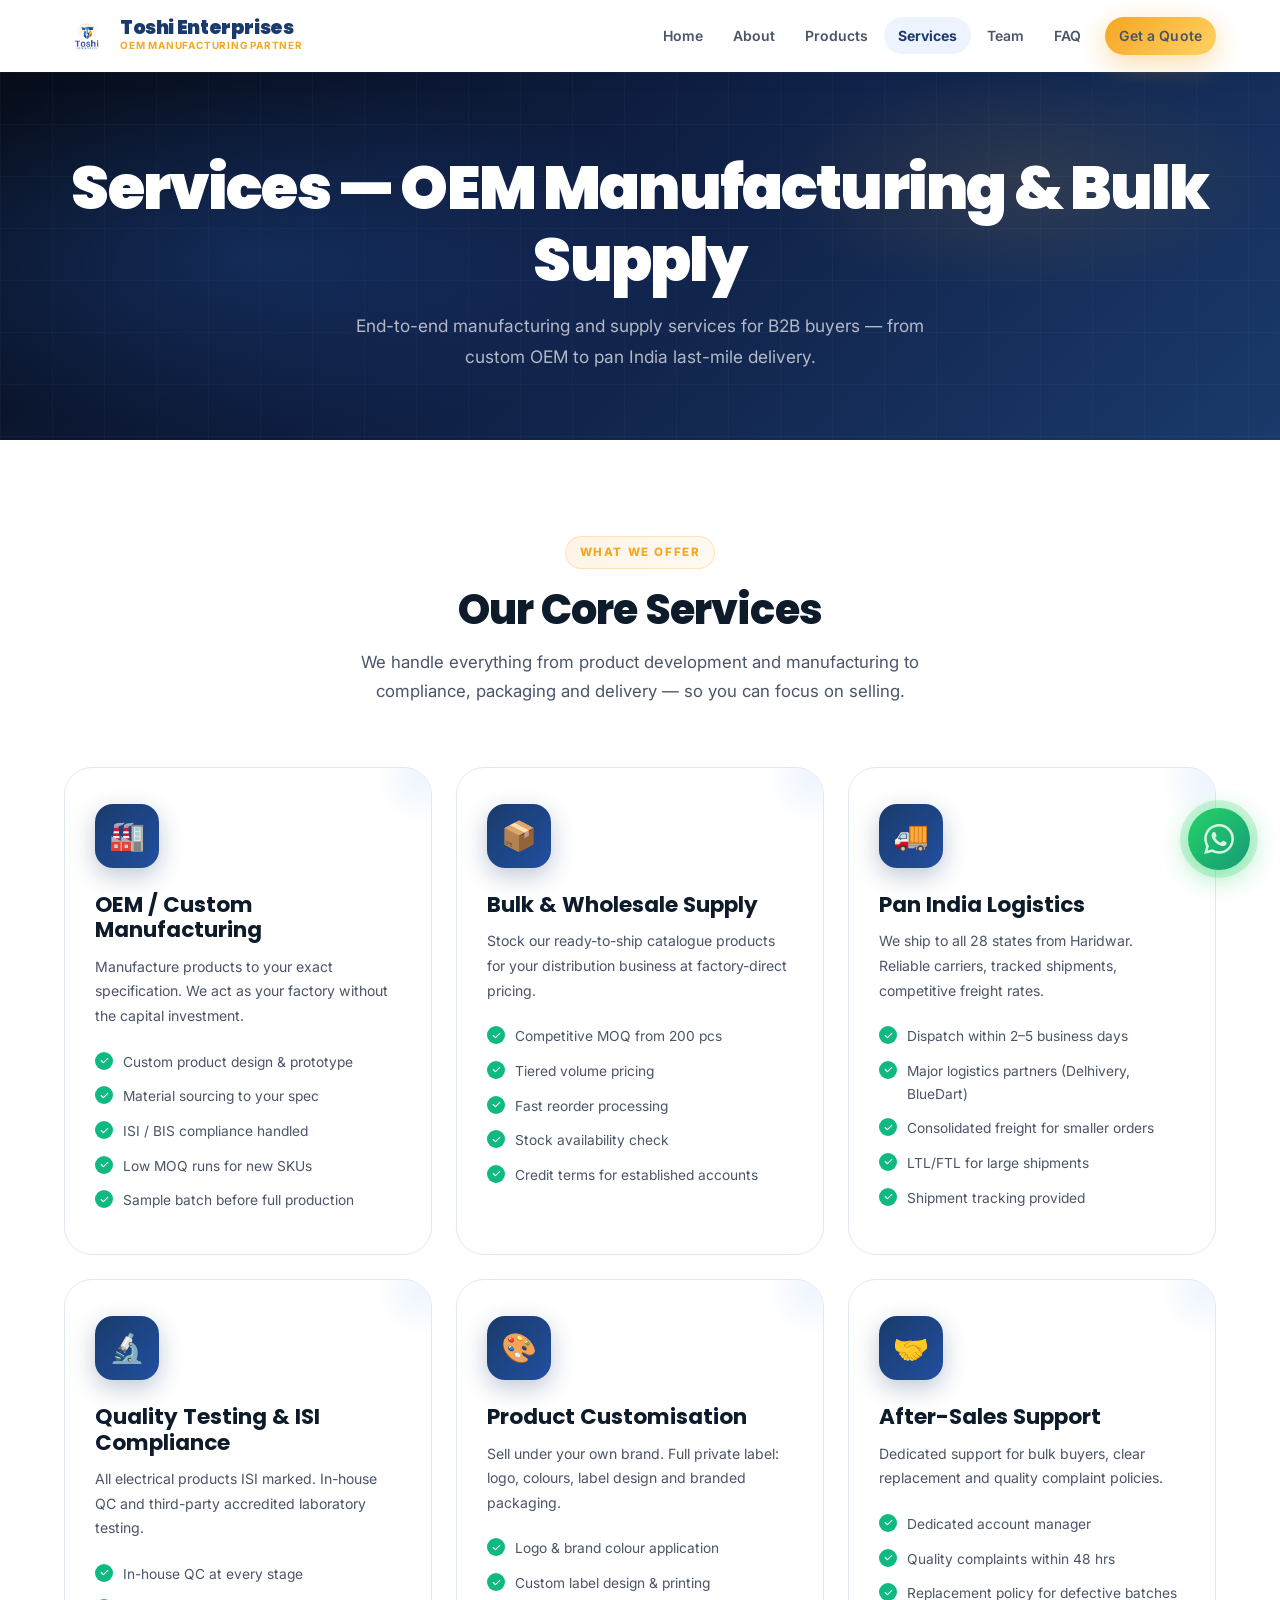
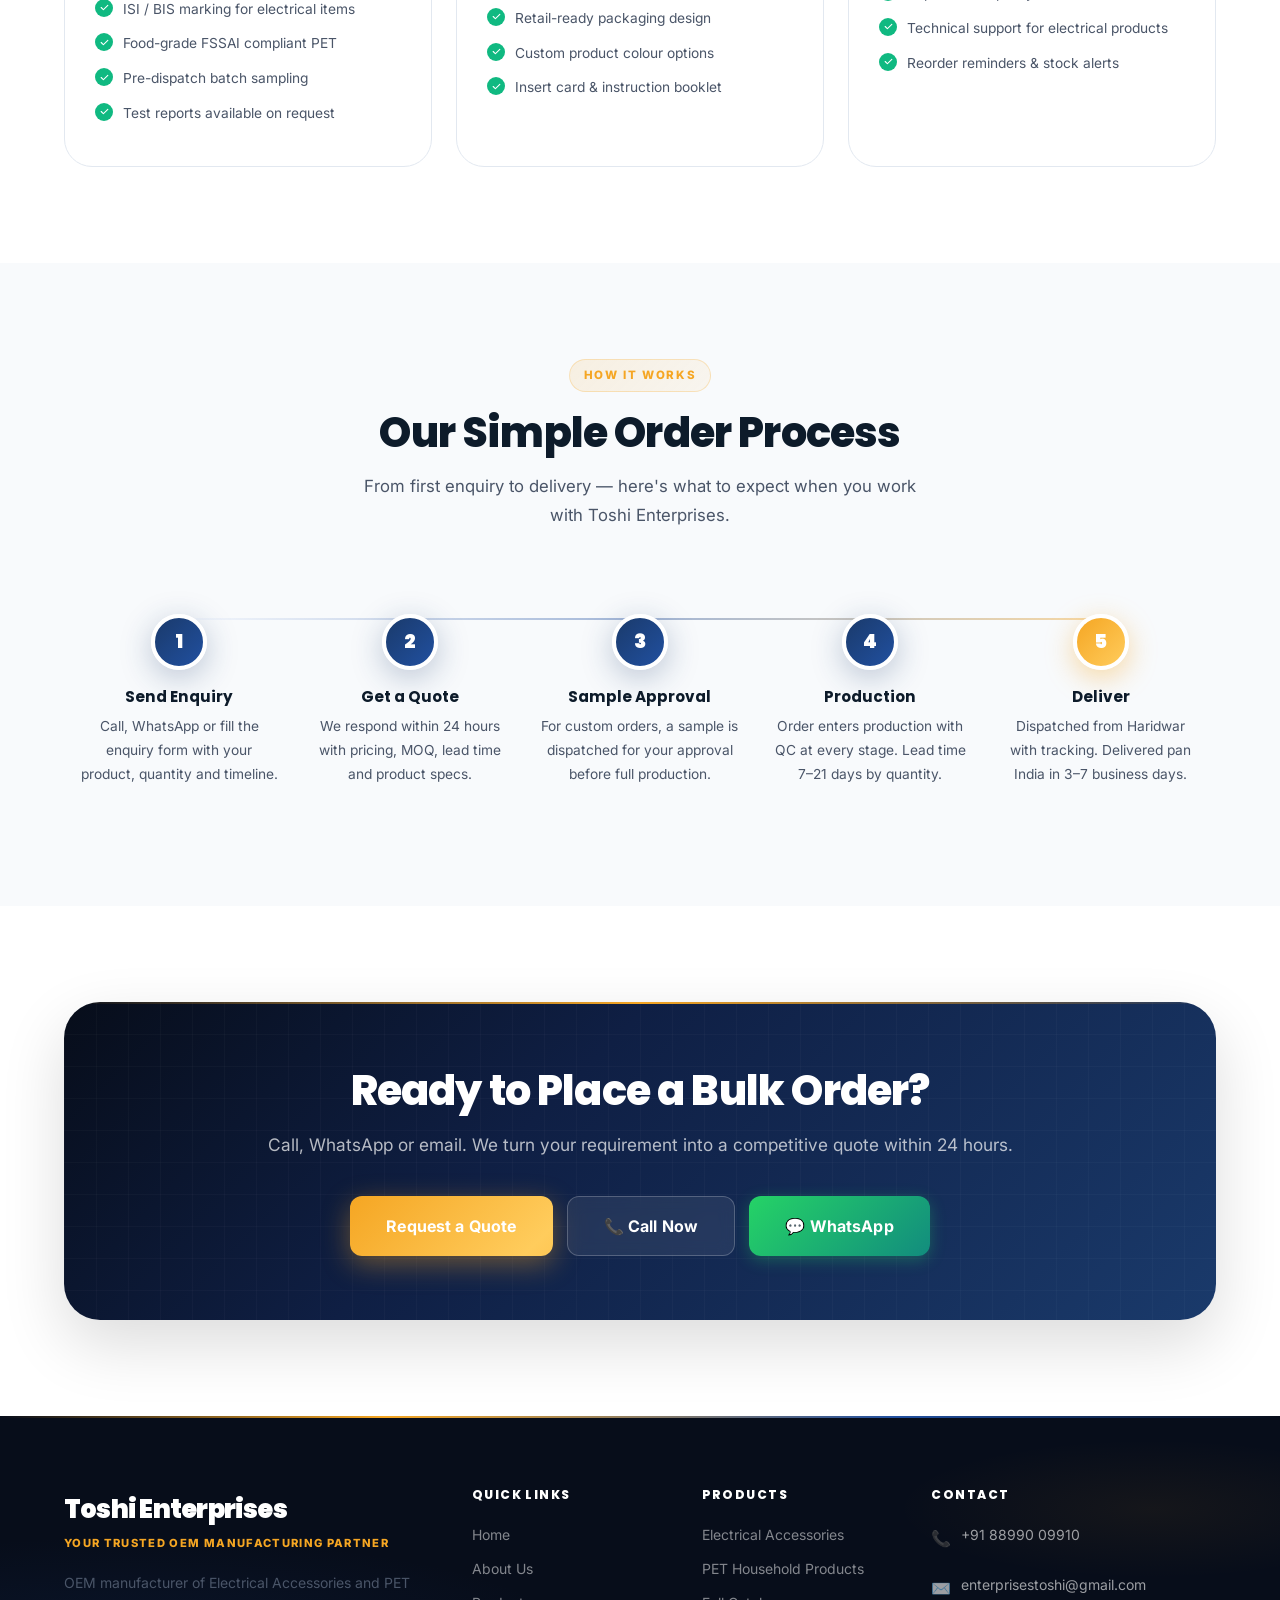
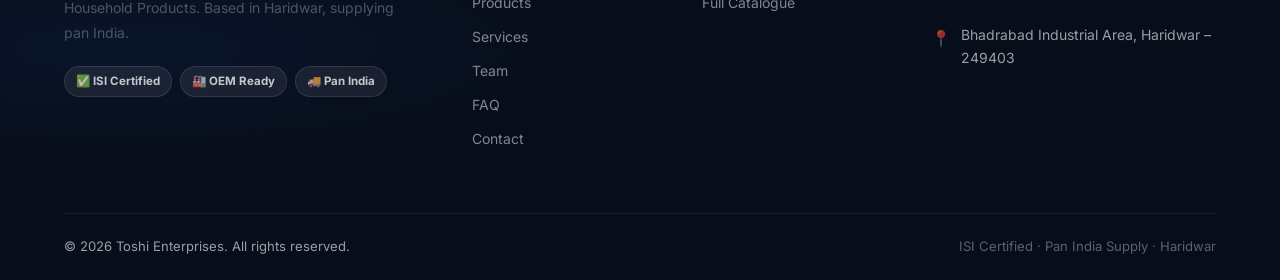
<file: services.html>
<!DOCTYPE html>
<html lang="en">
<head>
  <meta charset="UTF-8">
  <link rel="icon" type="image/png" href="assets/images/industry/TE.png?v=2">
  <meta name="viewport" content="width=device-width, initial-scale=1.0">
  <title>Services — OEM Manufacturing, Bulk Supply &amp; Logistics | Toshi Enterprises, Haridwar</title>
  <meta name="description" content="Toshi Enterprises offers OEM manufacturing, private label, bulk wholesale supply, pan India logistics, ISI compliance testing and custom packaging from Haridwar.">
  <link rel="canonical" href="https://toshienterprises.com/services.html">
  <link href="https://fonts.googleapis.com/css2?family=Inter:wght@300;400;500;600;700&family=Poppins:wght@600;700;800;900&family=Space+Grotesk:wght@500;600;700&display=swap" rel="stylesheet">
  <link rel="stylesheet" href="https://unpkg.com/aos@2.3.4/dist/aos.css">
  <link rel="stylesheet" href="assets/css/styles.css">
</head>
<body>
<div class="scroll-progress" id="scroll-progress"></div>
<button class="back-to-top" id="back-to-top" aria-label="Back to top">↑</button>
<nav class="site-nav" id="site-nav">
  <div class="nav-inner">
    <a href="index.html" class="nav-brand"><img src="assets/images/industry/TE.png" alt="Toshi Enterprises logo" class="nav-logo-mark"><div class="nav-brand-text"><div class="brand-name">Toshi Enterprises</div><div class="brand-tagline">OEM Manufacturing Partner</div></div></a>
    <button class="hamburger" id="hamburger" aria-label="Toggle menu"><span></span><span></span><span></span></button>
    <div class="nav-links" id="nav-links">
      <a href="index.html">Home</a><a href="about.html">About</a><a href="products.html">Products</a>
      <a href="services.html">Services</a><a href="team.html">Team</a><a href="faq.html">FAQ</a>
      <a href="contact.html" class="btn btn-accent btn-sm nav-cta">Get a Quote</a>
    </div>
  </div>
</nav>

<div class="page-hero">
  <div class="container page-hero-content">
    <h1>Services — OEM Manufacturing &amp; Bulk Supply</h1>
    <p>End-to-end manufacturing and supply services for B2B buyers — from custom OEM to pan India last-mile delivery.</p>
  </div>
</div>

<section>
  <div class="container">
    <div class="section-header text-center">
      <span class="section-label">What We Offer</span>
      <h2 class="section-title">Our Core Services</h2>
      <p class="section-sub">We handle everything from product development and manufacturing to compliance, packaging and delivery — so you can focus on selling.</p>
    </div>
    <div class="services-grid">
      <div class="service-card" data-aos="fade-up" data-aos-delay="0">
        <div class="service-icon">🏭</div>
        <h3>OEM / Custom Manufacturing</h3>
        <p>Manufacture products to your exact specification. We act as your factory without the capital investment.</p>
        <ul><li>Custom product design &amp; prototype</li><li>Material sourcing to your spec</li><li>ISI / BIS compliance handled</li><li>Low MOQ runs for new SKUs</li><li>Sample batch before full production</li></ul>
      </div>
      <div class="service-card" data-aos="fade-up" data-aos-delay="80">
        <div class="service-icon">📦</div>
        <h3>Bulk &amp; Wholesale Supply</h3>
        <p>Stock our ready-to-ship catalogue products for your distribution business at factory-direct pricing.</p>
        <ul><li>Competitive MOQ from 200 pcs</li><li>Tiered volume pricing</li><li>Fast reorder processing</li><li>Stock availability check</li><li>Credit terms for established accounts</li></ul>
      </div>
      <div class="service-card" data-aos="fade-up" data-aos-delay="160">
        <div class="service-icon">🚚</div>
        <h3>Pan India Logistics</h3>
        <p>We ship to all 28 states from Haridwar. Reliable carriers, tracked shipments, competitive freight rates.</p>
        <ul><li>Dispatch within 2–5 business days</li><li>Major logistics partners (Delhivery, BlueDart)</li><li>Consolidated freight for smaller orders</li><li>LTL/FTL for large shipments</li><li>Shipment tracking provided</li></ul>
      </div>
      <div class="service-card" data-aos="fade-up" data-aos-delay="0">
        <div class="service-icon">🔬</div>
        <h3>Quality Testing &amp; ISI Compliance</h3>
        <p>All electrical products ISI marked. In-house QC and third-party accredited laboratory testing.</p>
        <ul><li>In-house QC at every stage</li><li>ISI / BIS marking for electrical items</li><li>Food-grade FSSAI compliant PET</li><li>Pre-dispatch batch sampling</li><li>Test reports available on request</li></ul>
      </div>
      <div class="service-card" data-aos="fade-up" data-aos-delay="80">
        <div class="service-icon">🎨</div>
        <h3>Product Customisation</h3>
        <p>Sell under your own brand. Full private label: logo, colours, label design and branded packaging.</p>
        <ul><li>Logo &amp; brand colour application</li><li>Custom label design &amp; printing</li><li>Retail-ready packaging design</li><li>Custom product colour options</li><li>Insert card &amp; instruction booklet</li></ul>
      </div>
      <div class="service-card" data-aos="fade-up" data-aos-delay="160">
        <div class="service-icon">🤝</div>
        <h3>After-Sales Support</h3>
        <p>Dedicated support for bulk buyers, clear replacement and quality complaint policies.</p>
        <ul><li>Dedicated account manager</li><li>Quality complaints within 48 hrs</li><li>Replacement policy for defective batches</li><li>Technical support for electrical products</li><li>Reorder reminders &amp; stock alerts</li></ul>
      </div>
    </div>
  </div>
</section>

<!-- Process -->
<section class="section-alt">
  <div class="container">
    <div class="section-header text-center">
      <span class="section-label">How It Works</span>
      <h2 class="section-title">Our Simple Order Process</h2>
      <p class="section-sub">From first enquiry to delivery — here's what to expect when you work with Toshi Enterprises.</p>
    </div>
    <div class="process-grid" data-aos="fade-up">
      <div class="process-step"><div class="process-num">1</div><h4>Send Enquiry</h4><p style="font-size:.86rem;margin-top:8px">Call, WhatsApp or fill the enquiry form with your product, quantity and timeline.</p></div>
      <div class="process-step"><div class="process-num">2</div><h4>Get a Quote</h4><p style="font-size:.86rem;margin-top:8px">We respond within 24 hours with pricing, MOQ, lead time and product specs.</p></div>
      <div class="process-step"><div class="process-num">3</div><h4>Sample Approval</h4><p style="font-size:.86rem;margin-top:8px">For custom orders, a sample is dispatched for your approval before full production.</p></div>
      <div class="process-step"><div class="process-num">4</div><h4>Production</h4><p style="font-size:.86rem;margin-top:8px">Order enters production with QC at every stage. Lead time 7–21 days by quantity.</p></div>
      <div class="process-step"><div class="process-num" style="background:linear-gradient(135deg,var(--accent),#ffcc5c);box-shadow:var(--shadow-accent)">5</div><h4>Deliver</h4><p style="font-size:.86rem;margin-top:8px">Dispatched from Haridwar with tracking. Delivered pan India in 3–7 business days.</p></div>
    </div>
  </div>
</section>

<section>
  <div class="container">
    <div class="cta-banner" data-aos="fade-up">
      <div class="cta-banner-content">
        <h2>Ready to Place a Bulk Order?</h2>
        <p>Call, WhatsApp or email. We turn your requirement into a competitive quote within 24 hours.</p>
        <div class="cta-actions">
          <a href="contact.html" class="btn btn-accent btn-lg">Request a Quote</a>
          <a href="tel:+918899009910" class="btn btn-secondary btn-lg">📞 Call Now</a>
          <a href="https://wa.me/918899009910" class="btn btn-whatsapp btn-lg" target="_blank" rel="noopener">💬 WhatsApp</a>
        </div>
      </div>
    </div>
  </div>
</section>

<footer class="site-footer"><div class="container"><div class="footer-grid"><div class="footer-brand"><div class="brand-name">Toshi Enterprises</div><div class="brand-tagline">Your Trusted OEM Manufacturing Partner</div><p>OEM manufacturer of Electrical Accessories and PET Household Products. Based in Haridwar, supplying pan India.</p><div class="footer-cert-row"><span class="footer-cert">✅ ISI Certified</span><span class="footer-cert">🏭 OEM Ready</span><span class="footer-cert">🚚 Pan India</span></div></div><div class="footer-col"><h4>Quick Links</h4><a href="index.html">Home</a><a href="about.html">About Us</a><a href="products.html">Products</a><a href="services.html">Services</a><a href="team.html">Team</a><a href="faq.html">FAQ</a><a href="contact.html">Contact</a></div><div class="footer-col"><h4>Products</h4><a href="products.html?category=electrical">Electrical Accessories</a><a href="products.html?category=pet-household">PET Household Products</a><a href="products.html">Full Catalogue</a></div><div class="footer-col"><h4>Contact</h4><div class="footer-contact-item"><span class="fc-icon">📞</span><a href="tel:+918899009910">+91 88990 09910</a></div><div class="footer-contact-item"><span class="fc-icon">✉️</span><a href="mailto:enterprisestoshi@gmail.com">enterprisestoshi@gmail.com</a></div><div class="footer-contact-item"><span class="fc-icon">📍</span><span>Bhadrabad Industrial Area, Haridwar – 249403</span></div></div></div><div class="footer-bottom"><span>© 2026 Toshi Enterprises. All rights reserved.</span><span style="color:rgba(255,255,255,0.35)">ISI Certified · Pan India Supply · Haridwar</span></div></div></footer>
<a href="https://wa.me/918899009910?text=Hello%2C%20I%20am%20interested%20in%20your%20products" class="whatsapp-float" target="_blank" rel="noopener noreferrer" aria-label="Chat on WhatsApp"><svg viewBox="0 0 24 24"><path d="M17.472 14.382c-.297-.149-1.758-.867-2.03-.967-.273-.099-.471-.148-.67.15-.197.297-.767.966-.94 1.164-.173.199-.347.223-.644.075-.297-.15-1.255-.463-2.39-1.475-.883-.788-1.48-1.761-1.653-2.059-.173-.297-.018-.458.13-.606.134-.133.298-.347.446-.52.149-.174.198-.298.298-.497.099-.198.05-.371-.025-.52-.075-.149-.669-1.612-.916-2.207-.242-.579-.487-.5-.669-.51-.173-.008-.371-.01-.57-.01-.198 0-.52.074-.792.372-.272.297-1.04 1.016-1.04 2.479 0 1.462 1.065 2.875 1.213 3.074.149.198 2.096 3.2 5.077 4.487.709.306 1.262.489 1.694.625.712.227 1.36.195 1.871.118.571-.085 1.758-.719 2.006-1.413.248-.694.248-1.289.173-1.413-.074-.124-.272-.198-.57-.347m-5.421 7.403h-.004a9.87 9.87 0 01-5.031-1.378l-.361-.214-3.741.982.998-3.648-.235-.374a9.86 9.86 0 01-1.51-5.26c.001-5.45 4.436-9.884 9.888-9.884 2.64 0 5.122 1.03 6.988 2.898a9.825 9.825 0 012.893 6.994c-.003 5.45-4.437 9.884-9.885 9.884m8.413-18.297A11.815 11.815 0 0012.05 0C5.495 0 .16 5.335.157 11.892c0 2.096.547 4.142 1.588 5.945L.057 24l6.305-1.654a11.882 11.882 0 005.683 1.448h.005c6.554 0 11.89-5.335 11.893-11.893a11.821 11.821 0 00-3.48-8.413z" fill="#fff"/></svg></a>
<div class="mobile-sticky-cta"><a href="tel:+918899009910" class="sticky-call">📞 Call Now</a><a href="https://wa.me/918899009910" class="sticky-wa" target="_blank" rel="noopener">💬 WhatsApp</a></div>
<script src="https://unpkg.com/aos@2.3.4/dist/aos.js" defer></script>
<script src="assets/js/main.js" defer></script>
</body></html>
</file>
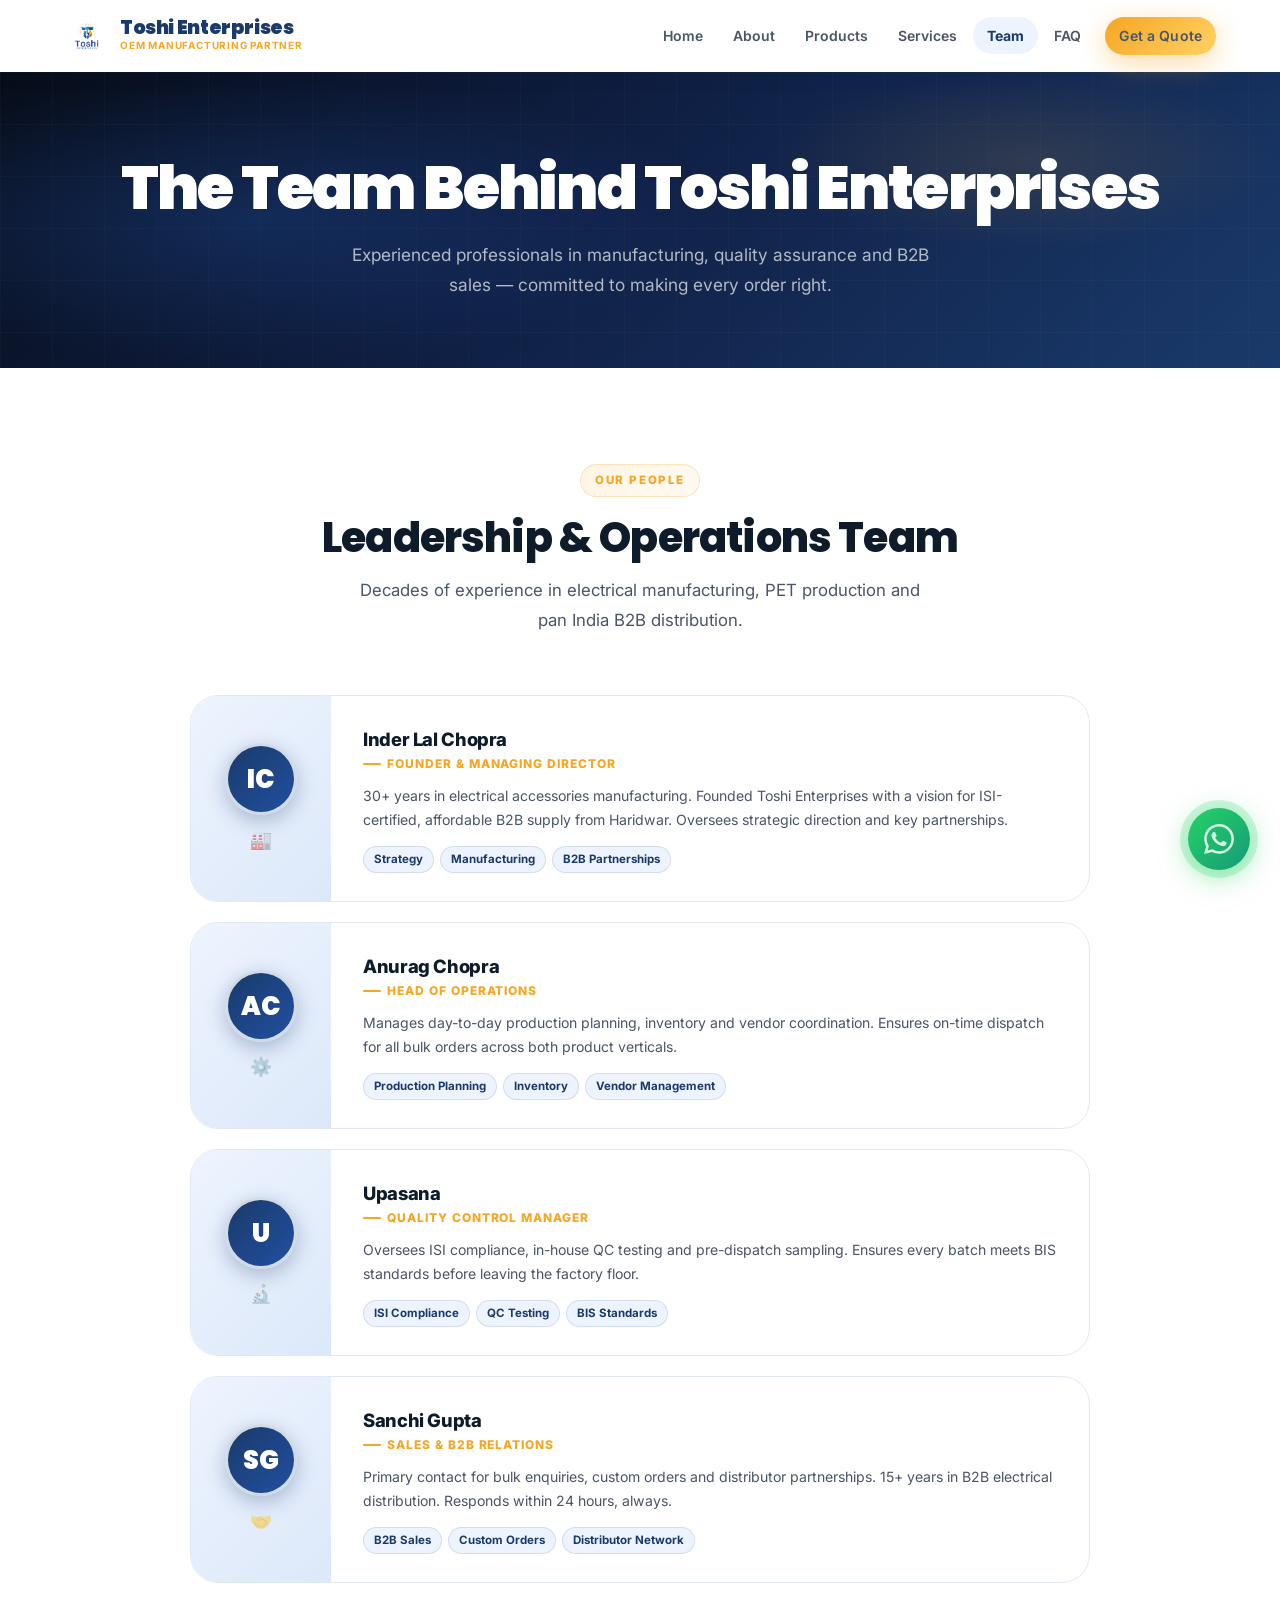
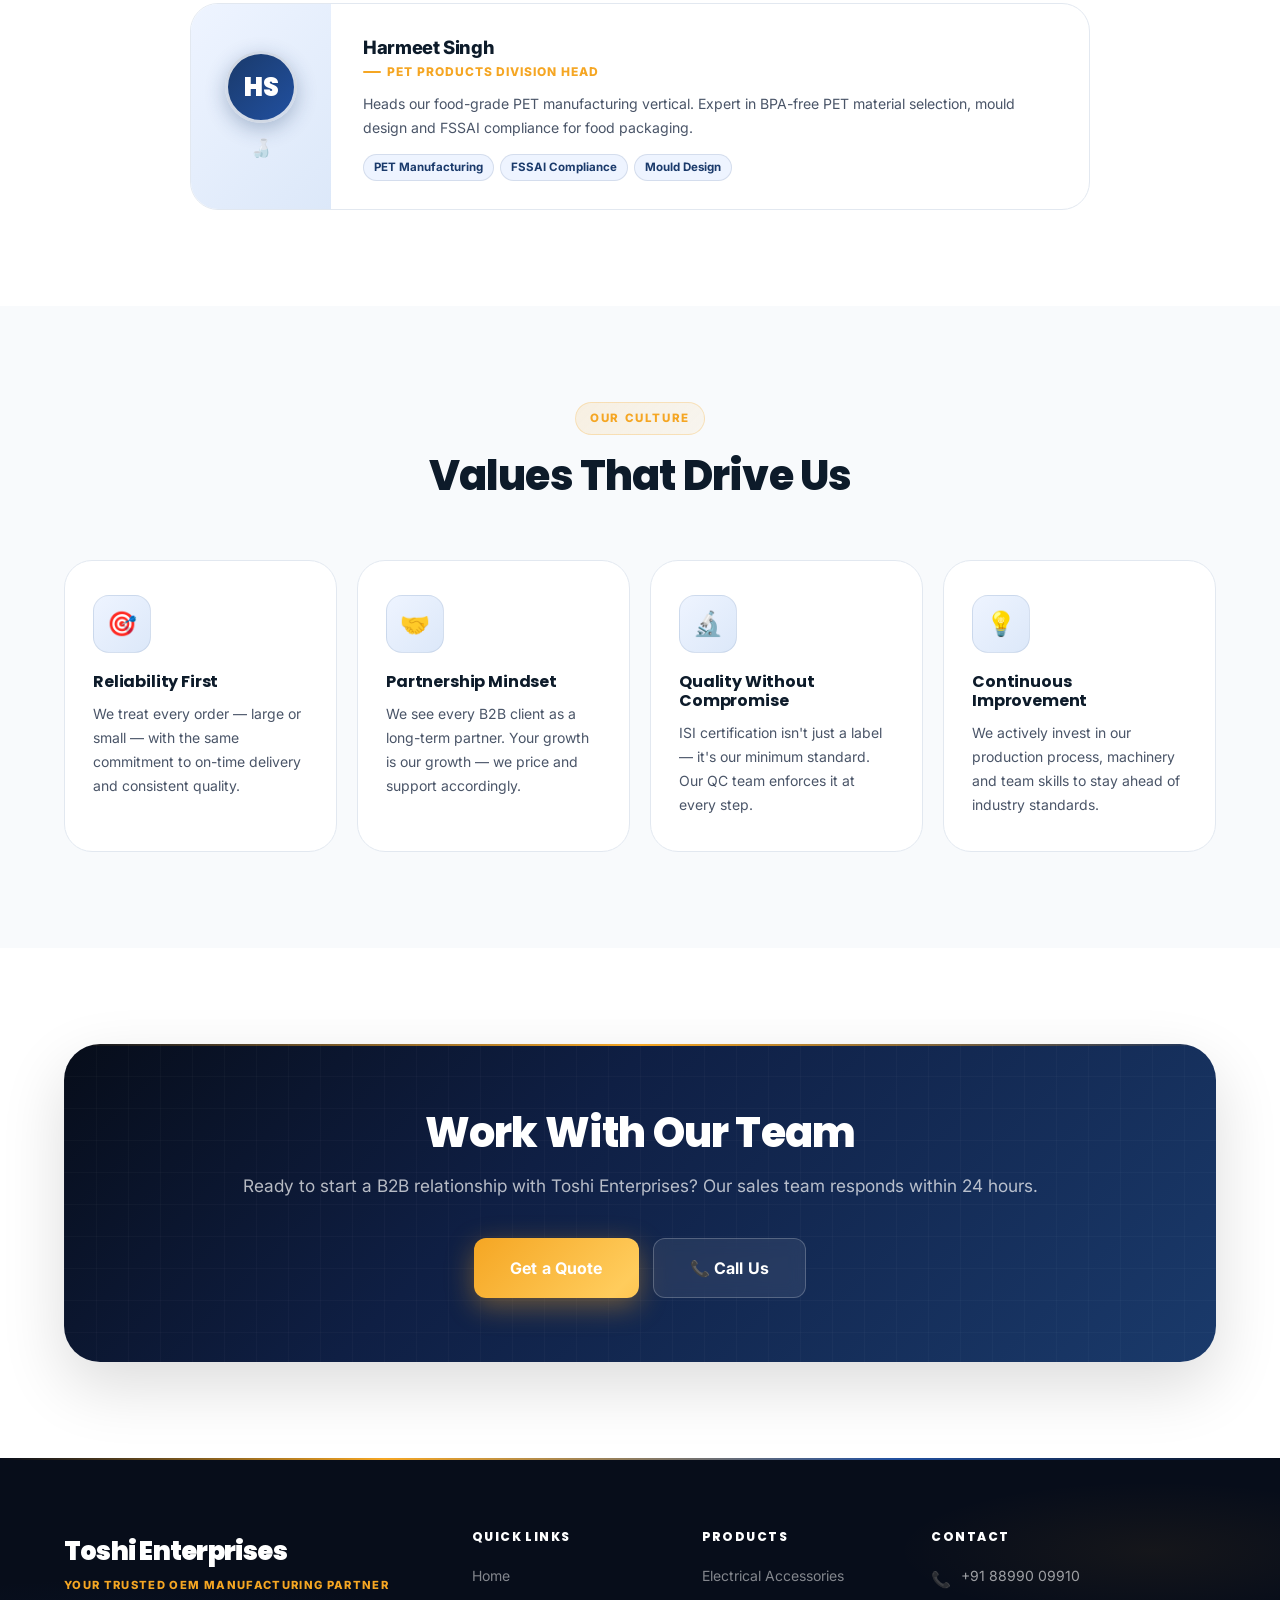
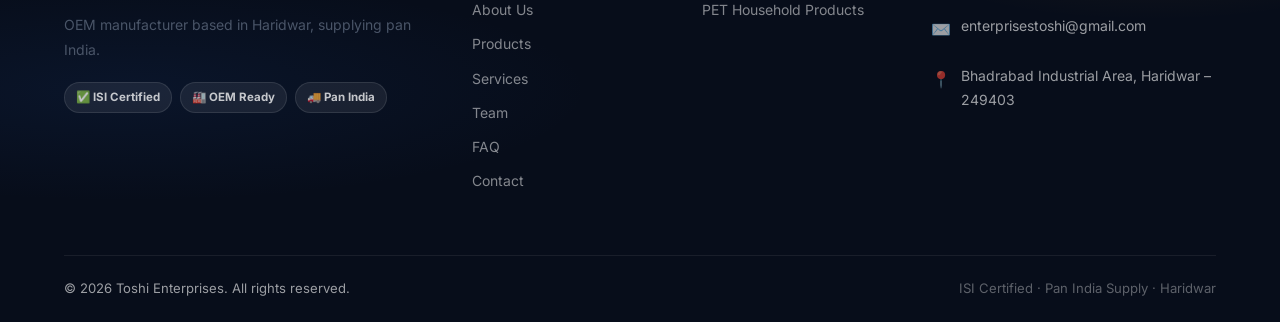
<file: team.html>
<!DOCTYPE html>
<html lang="en">
<head>
  <meta charset="UTF-8">
  <link rel="icon" type="image/png" href="assets/images/industry/TE.png?v=2">
  <meta name="viewport" content="width=device-width, initial-scale=1.0">
  <title>Our Team — Toshi Enterprises, Electrical Accessories Manufacturer Haridwar</title>
  <meta name="description" content="Meet the team behind Toshi Enterprises — OEM manufacturer of Electrical Accessories and PET Products in Haridwar, Uttarakhand.">
  <link rel="canonical" href="https://toshienterprises.com/team.html">
  <link href="https://fonts.googleapis.com/css2?family=Inter:wght@300;400;500;600;700&family=Poppins:wght@600;700;800;900&family=Space+Grotesk:wght@500;600;700&display=swap" rel="stylesheet">
  <link rel="stylesheet" href="https://unpkg.com/aos@2.3.4/dist/aos.css">
  <link rel="stylesheet" href="assets/css/styles.css">
</head>
<body>
<div class="scroll-progress" id="scroll-progress"></div>
<button class="back-to-top" id="back-to-top" aria-label="Back to top">↑</button>
<nav class="site-nav" id="site-nav">
  <div class="nav-inner">
    <a href="index.html" class="nav-brand"><img src="assets/images/industry/TE.png" alt="Toshi Enterprises logo" class="nav-logo-mark"><div class="nav-brand-text"><div class="brand-name">Toshi Enterprises</div><div class="brand-tagline">OEM Manufacturing Partner</div></div></a>
    <button class="hamburger" id="hamburger" aria-label="Toggle menu"><span></span><span></span><span></span></button>
    <div class="nav-links" id="nav-links">
      <a href="index.html">Home</a><a href="about.html">About</a><a href="products.html">Products</a>
      <a href="services.html">Services</a><a href="team.html">Team</a><a href="faq.html">FAQ</a>
      <a href="contact.html" class="btn btn-accent btn-sm nav-cta">Get a Quote</a>
    </div>
  </div>
</nav>

<div class="page-hero">
  <div class="container page-hero-content">
    <h1>The Team Behind Toshi Enterprises</h1>
    <p>Experienced professionals in manufacturing, quality assurance and B2B sales — committed to making every order right.</p>
  </div>
</div>

<section>
  <div class="container">
    <div class="section-header text-center">
      <span class="section-label">Our People</span>
      <h2 class="section-title">Leadership &amp; Operations Team</h2>
      <p class="section-sub">Decades of experience in electrical manufacturing, PET production and pan India B2B distribution.</p>
    </div>
    <div class="team-grid">

      <div class="team-card" data-aos="fade-up" data-aos-delay="0">
        <div class="team-avatar-col">
          <div class="team-avatar">IC</div>
          <div class="team-dept-icon">🏭</div>
        </div>
        <div class="team-content">
          <div class="team-name">Inder Lal Chopra</div>
          <div class="team-designation">Founder &amp; Managing Director</div>
          <p class="team-bio">30+ years in electrical accessories manufacturing. Founded Toshi Enterprises with a vision for ISI-certified, affordable B2B supply from Haridwar. Oversees strategic direction and key partnerships.</p>
          <div class="team-tags">
            <span class="team-tag">Strategy</span>
            <span class="team-tag">Manufacturing</span>
            <span class="team-tag">B2B Partnerships</span>
          </div>
        </div>
      </div>

      <div class="team-card" data-aos="fade-up" data-aos-delay="80">
        <div class="team-avatar-col">
          <div class="team-avatar">AC</div>
          <div class="team-dept-icon">⚙️</div>
        </div>
        <div class="team-content">
          <div class="team-name">Anurag Chopra</div>
          <div class="team-designation">Head of Operations</div>
          <p class="team-bio">Manages day-to-day production planning, inventory and vendor coordination. Ensures on-time dispatch for all bulk orders across both product verticals.</p>
          <div class="team-tags">
            <span class="team-tag">Production Planning</span>
            <span class="team-tag">Inventory</span>
            <span class="team-tag">Vendor Management</span>
          </div>
        </div>
      </div>

      <div class="team-card" data-aos="fade-up" data-aos-delay="160">
        <div class="team-avatar-col">
          <div class="team-avatar">U</div>
          <div class="team-dept-icon">🔬</div>
        </div>
        <div class="team-content">
          <div class="team-name">Upasana</div>
          <div class="team-designation">Quality Control Manager</div>
          <p class="team-bio">Oversees ISI compliance, in-house QC testing and pre-dispatch sampling. Ensures every batch meets BIS standards before leaving the factory floor.</p>
          <div class="team-tags">
            <span class="team-tag">ISI Compliance</span>
            <span class="team-tag">QC Testing</span>
            <span class="team-tag">BIS Standards</span>
          </div>
        </div>
      </div>

      <div class="team-card" data-aos="fade-up" data-aos-delay="240">
        <div class="team-avatar-col">
          <div class="team-avatar">SG</div>
          <div class="team-dept-icon">🤝</div>
        </div>
        <div class="team-content">
          <div class="team-name">Sanchi Gupta</div>
          <div class="team-designation">Sales &amp; B2B Relations</div>
          <p class="team-bio">Primary contact for bulk enquiries, custom orders and distributor partnerships. 15+ years in B2B electrical distribution. Responds within 24 hours, always.</p>
          <div class="team-tags">
            <span class="team-tag">B2B Sales</span>
            <span class="team-tag">Custom Orders</span>
            <span class="team-tag">Distributor Network</span>
          </div>
        </div>
      </div>

      <div class="team-card" data-aos="fade-up" data-aos-delay="400">
        <div class="team-avatar-col">
          <div class="team-avatar">HS</div>
          <div class="team-dept-icon">🍶</div>
        </div>
        <div class="team-content">
          <div class="team-name">Harmeet Singh</div>
          <div class="team-designation">PET Products Division Head</div>
          <p class="team-bio">Heads our food-grade PET manufacturing vertical. Expert in BPA-free PET material selection, mould design and FSSAI compliance for food packaging.</p>
          <div class="team-tags">
            <span class="team-tag">PET Manufacturing</span>
            <span class="team-tag">FSSAI Compliance</span>
            <span class="team-tag">Mould Design</span>
          </div>
        </div>
      </div>

    </div>
  </div>
</section>

<section class="section-alt">
  <div class="container">
    <div class="section-header text-center">
      <span class="section-label">Our Culture</span>
      <h2 class="section-title">Values That Drive Us</h2>
    </div>
    <div class="why-grid">
      <div class="why-card" data-aos="fade-up"><div class="why-icon">🎯</div><h4>Reliability First</h4><p>We treat every order — large or small — with the same commitment to on-time delivery and consistent quality.</p></div>
      <div class="why-card" data-aos="fade-up" data-aos-delay="80"><div class="why-icon">🤝</div><h4>Partnership Mindset</h4><p>We see every B2B client as a long-term partner. Your growth is our growth — we price and support accordingly.</p></div>
      <div class="why-card" data-aos="fade-up" data-aos-delay="160"><div class="why-icon">🔬</div><h4>Quality Without Compromise</h4><p>ISI certification isn't just a label — it's our minimum standard. Our QC team enforces it at every step.</p></div>
      <div class="why-card" data-aos="fade-up" data-aos-delay="240"><div class="why-icon">💡</div><h4>Continuous Improvement</h4><p>We actively invest in our production process, machinery and team skills to stay ahead of industry standards.</p></div>
    </div>
  </div>
</section>

<section>
  <div class="container">
    <div class="cta-banner" data-aos="fade-up">
      <div class="cta-banner-content">
        <h2>Work With Our Team</h2>
        <p>Ready to start a B2B relationship with Toshi Enterprises? Our sales team responds within 24 hours.</p>
        <div class="cta-actions"><a href="contact.html" class="btn btn-accent btn-lg">Get a Quote</a><a href="tel:+918899009910" class="btn btn-secondary btn-lg">📞 Call Us</a></div>
      </div>
    </div>
  </div>
</section>

<footer class="site-footer"><div class="container"><div class="footer-grid"><div class="footer-brand"><div class="brand-name">Toshi Enterprises</div><div class="brand-tagline">Your Trusted OEM Manufacturing Partner</div><p>OEM manufacturer based in Haridwar, supplying pan India.</p><div class="footer-cert-row"><span class="footer-cert">✅ ISI Certified</span><span class="footer-cert">🏭 OEM Ready</span><span class="footer-cert">🚚 Pan India</span></div></div><div class="footer-col"><h4>Quick Links</h4><a href="index.html">Home</a><a href="about.html">About Us</a><a href="products.html">Products</a><a href="services.html">Services</a><a href="team.html">Team</a><a href="faq.html">FAQ</a><a href="contact.html">Contact</a></div><div class="footer-col"><h4>Products</h4><a href="products.html?category=electrical">Electrical Accessories</a><a href="products.html?category=pet-household">PET Household Products</a></div><div class="footer-col"><h4>Contact</h4><div class="footer-contact-item"><span class="fc-icon">📞</span><a href="tel:+918899009910">+91 88990 09910</a></div><div class="footer-contact-item"><span class="fc-icon">✉️</span><a href="mailto:enterprisestoshi@gmail.com">enterprisestoshi@gmail.com</a></div><div class="footer-contact-item"><span class="fc-icon">📍</span><span>Bhadrabad Industrial Area, Haridwar – 249403</span></div></div></div><div class="footer-bottom"><span>© 2026 Toshi Enterprises. All rights reserved.</span><span style="color:rgba(255,255,255,0.35)">ISI Certified · Pan India Supply · Haridwar</span></div></div></footer>
<a href="https://wa.me/918899009910?text=Hello%2C%20I%20am%20interested%20in%20your%20products" class="whatsapp-float" target="_blank" rel="noopener noreferrer" aria-label="Chat on WhatsApp"><svg viewBox="0 0 24 24"><path d="M17.472 14.382c-.297-.149-1.758-.867-2.03-.967-.273-.099-.471-.148-.67.15-.197.297-.767.966-.94 1.164-.173.199-.347.223-.644.075-.297-.15-1.255-.463-2.39-1.475-.883-.788-1.48-1.761-1.653-2.059-.173-.297-.018-.458.13-.606.134-.133.298-.347.446-.52.149-.174.198-.298.298-.497.099-.198.05-.371-.025-.52-.075-.149-.669-1.612-.916-2.207-.242-.579-.487-.5-.669-.51-.173-.008-.371-.01-.57-.01-.198 0-.52.074-.792.372-.272.297-1.04 1.016-1.04 2.479 0 1.462 1.065 2.875 1.213 3.074.149.198 2.096 3.2 5.077 4.487.709.306 1.262.489 1.694.625.712.227 1.36.195 1.871.118.571-.085 1.758-.719 2.006-1.413.248-.694.248-1.289.173-1.413-.074-.124-.272-.198-.57-.347m-5.421 7.403h-.004a9.87 9.87 0 01-5.031-1.378l-.361-.214-3.741.982.998-3.648-.235-.374a9.86 9.86 0 01-1.51-5.26c.001-5.45 4.436-9.884 9.888-9.884 2.64 0 5.122 1.03 6.988 2.898a9.825 9.825 0 012.893 6.994c-.003 5.45-4.437 9.884-9.885 9.884m8.413-18.297A11.815 11.815 0 0012.05 0C5.495 0 .16 5.335.157 11.892c0 2.096.547 4.142 1.588 5.945L.057 24l6.305-1.654a11.882 11.882 0 005.683 1.448h.005c6.554 0 11.89-5.335 11.893-11.893a11.821 11.821 0 00-3.48-8.413z" fill="#fff"/></svg></a>
<div class="mobile-sticky-cta"><a href="tel:+918899009910" class="sticky-call">📞 Call Now</a><a href="https://wa.me/918899009910" class="sticky-wa" target="_blank" rel="noopener">💬 WhatsApp</a></div>
<script src="https://unpkg.com/aos@2.3.4/dist/aos.js" defer></script><script src="assets/js/main.js" defer></script>
</body></html>
</file>
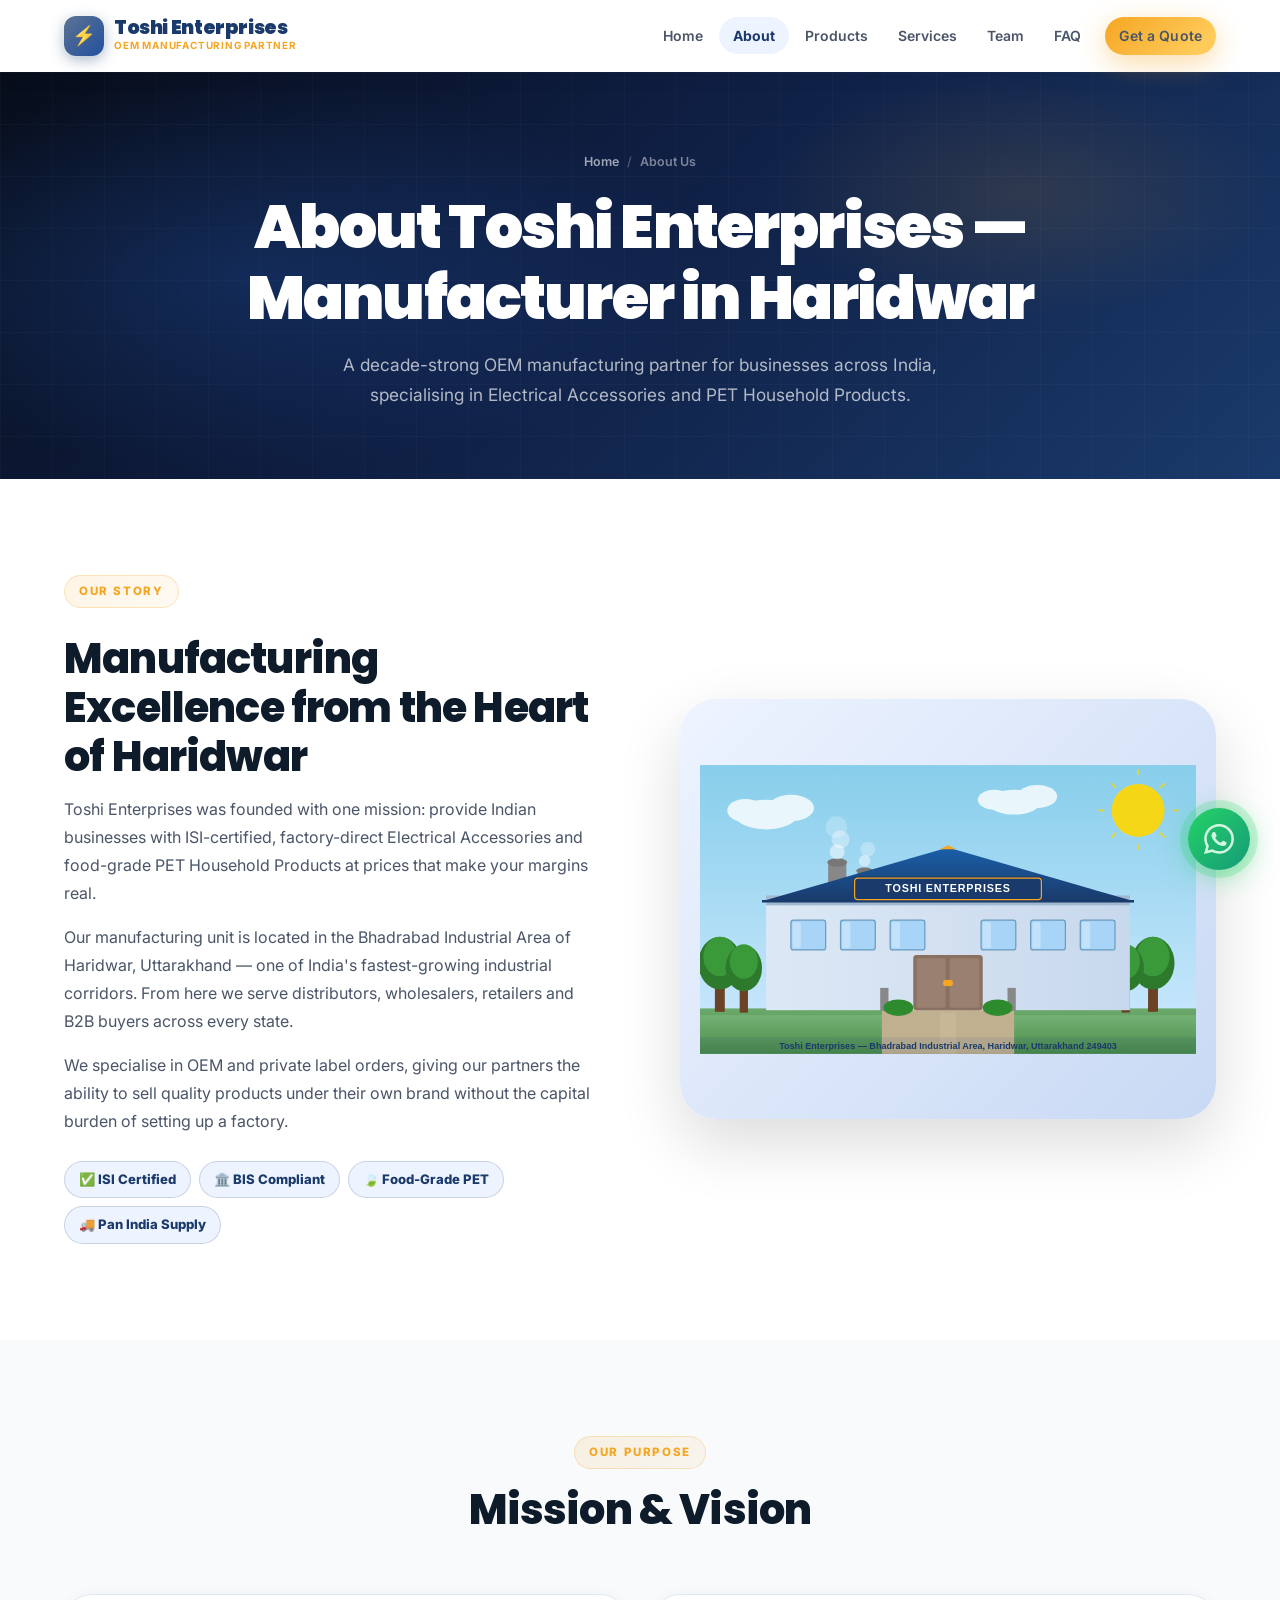
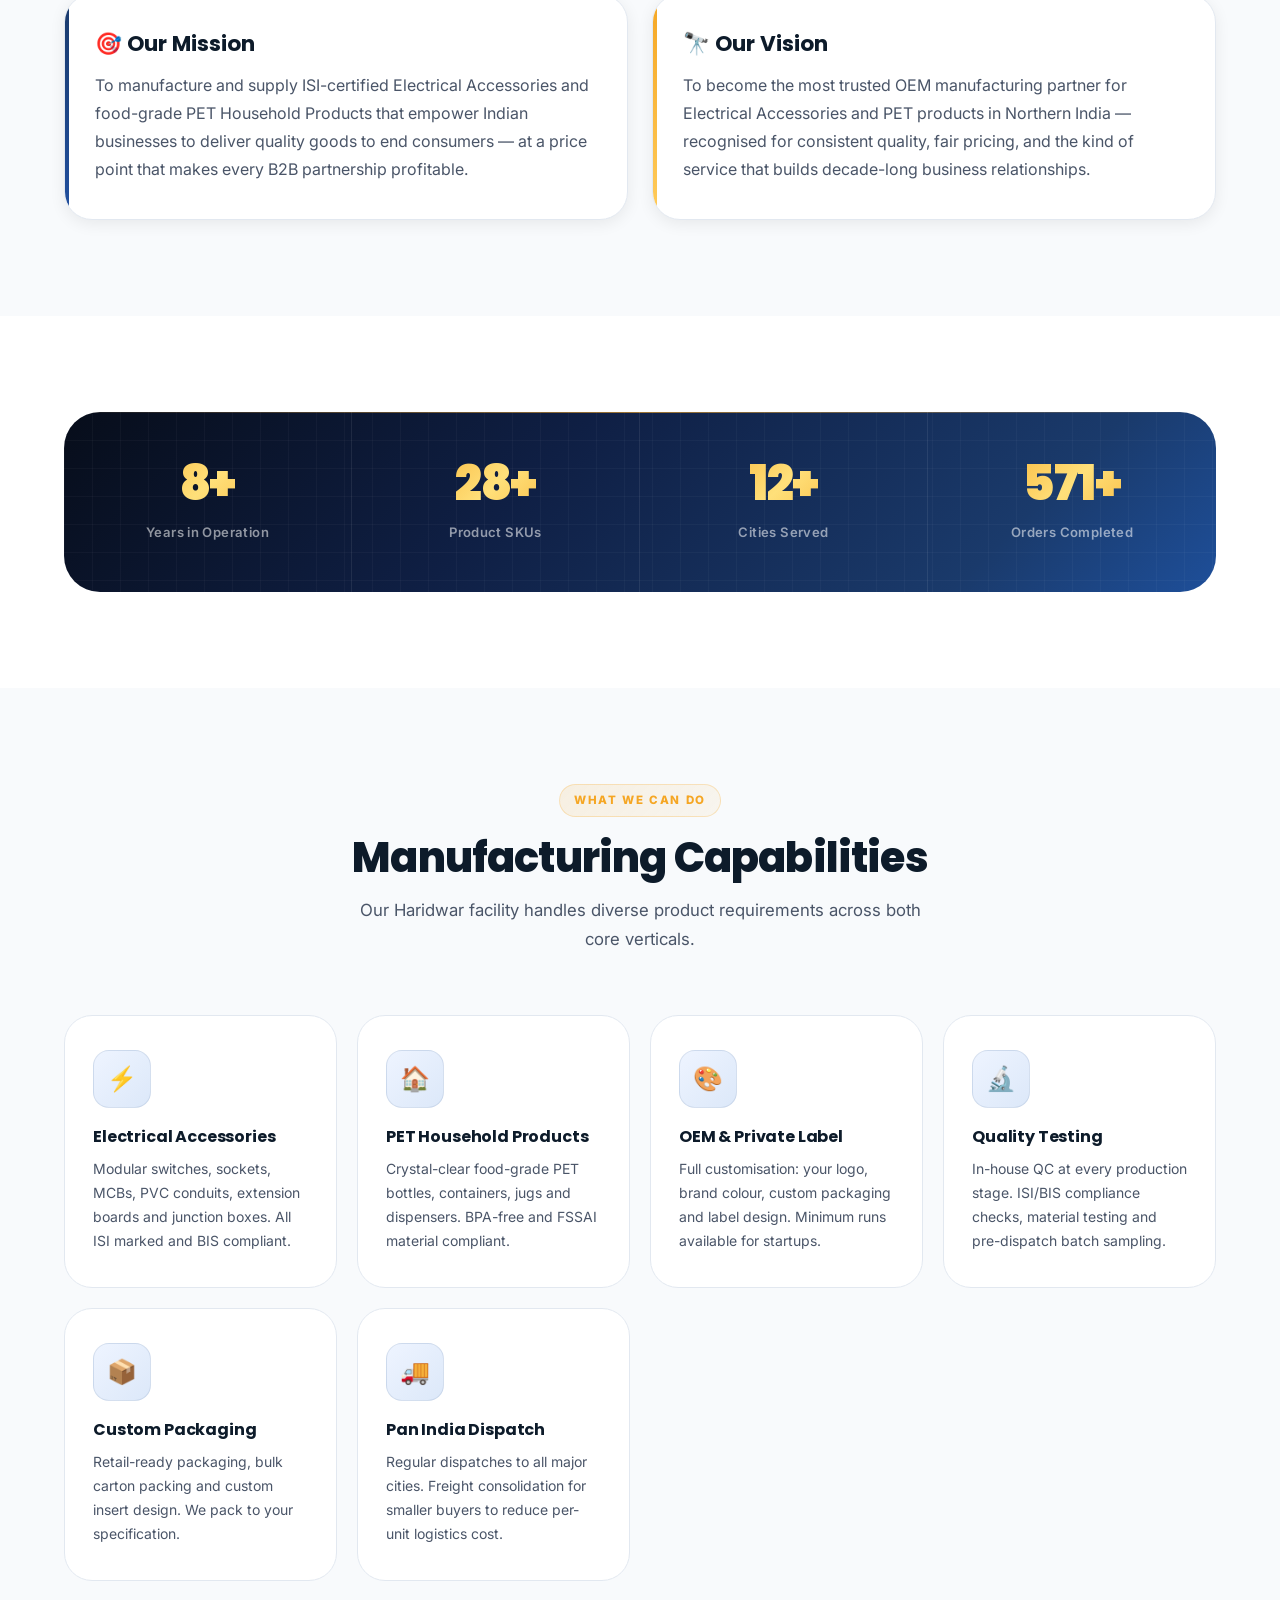
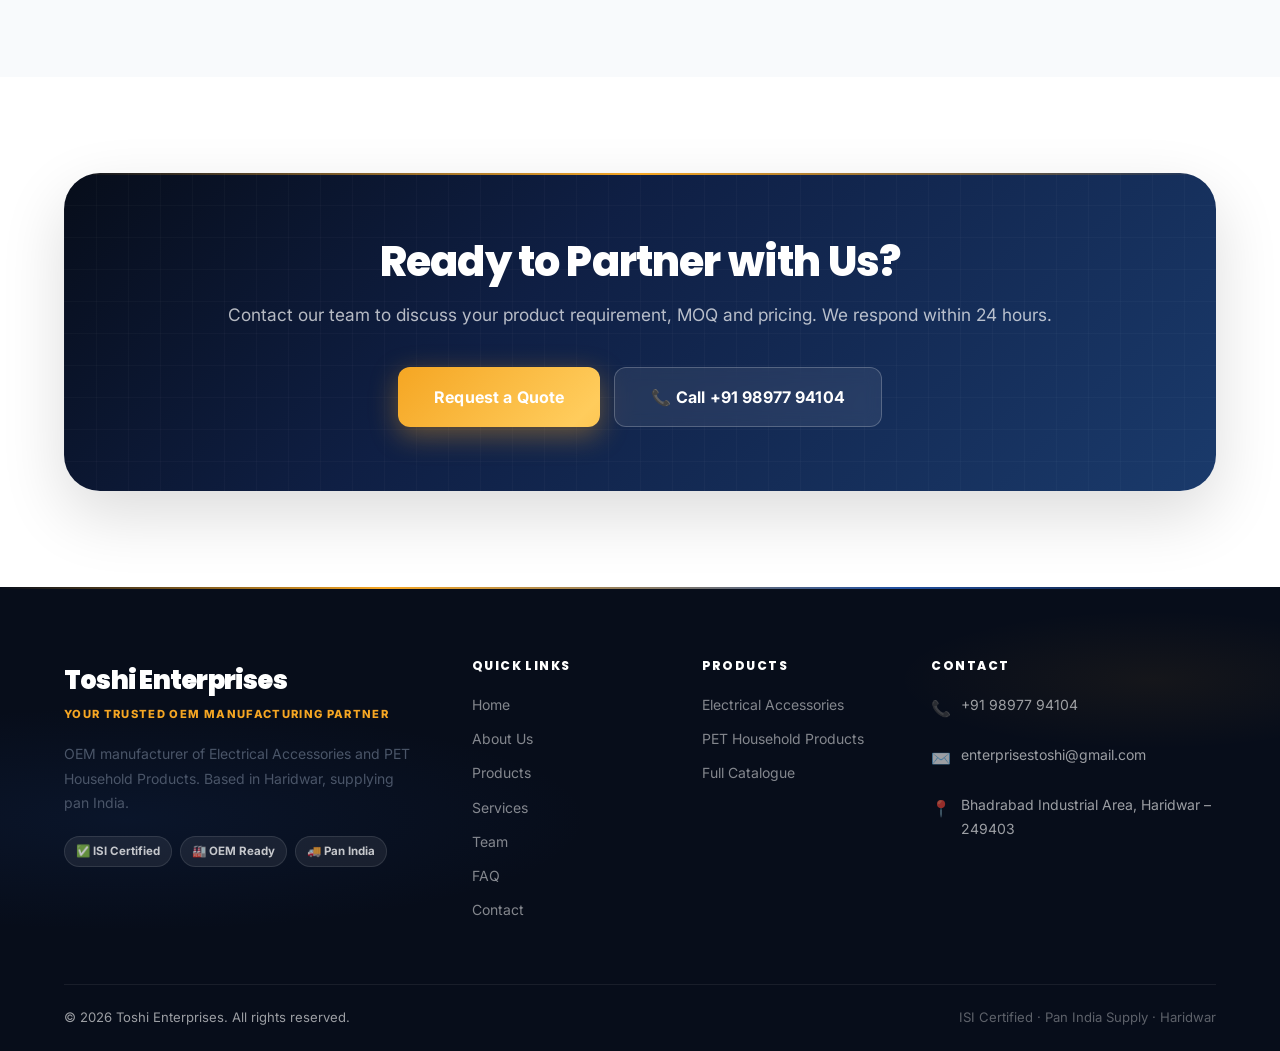
<file: Website_toshi_enterprises/about.html>
<!DOCTYPE html>
<html lang="en">
<head>
  <meta charset="UTF-8">
  <link rel="icon" type="image/svg+xml" href="assets/images/favicon.svg">
  <meta name="viewport" content="width=device-width, initial-scale=1.0">
  <title>About Toshi Enterprises — OEM Manufacturer in Haridwar, Uttarakhand</title>
  <meta name="description" content="Learn about Toshi Enterprises — a decade-old OEM manufacturer of Electrical Accessories and PET Household Products based in Haridwar, Uttarakhand. ISI certified, pan India supply.">
  <link rel="canonical" href="https://toshienterprises.com/about.html">
  <link href="https://fonts.googleapis.com/css2?family=Inter:wght@300;400;500;600;700&family=Poppins:wght@600;700;800;900&family=Space+Grotesk:wght@500;600;700&display=swap" rel="stylesheet">
  <link rel="stylesheet" href="https://unpkg.com/aos@2.3.4/dist/aos.css">
  <link rel="stylesheet" href="assets/css/styles.css">
</head>
<body>
<div class="scroll-progress" id="scroll-progress"></div>
<button class="back-to-top" id="back-to-top" aria-label="Back to top">↑</button>

<nav class="site-nav" id="site-nav">
  <div class="nav-inner">
    <a href="index.html" class="nav-brand">
      <div class="nav-logo-mark">⚡</div>
      <div class="nav-brand-text">
        <div class="brand-name">Toshi Enterprises</div>
        <div class="brand-tagline">OEM Manufacturing Partner</div>
      </div>
    </a>
    <button class="hamburger" id="hamburger" aria-label="Toggle menu"><span></span><span></span><span></span></button>
    <div class="nav-links" id="nav-links">
      <a href="index.html">Home</a><a href="about.html">About</a><a href="products.html">Products</a>
      <a href="services.html">Services</a><a href="team.html">Team</a><a href="faq.html">FAQ</a>
      <a href="contact.html" class="btn btn-accent btn-sm nav-cta">Get a Quote</a>
    </div>
  </div>
</nav>

<div class="page-hero">
  <div class="container page-hero-content">
    <div class="breadcrumb"><a href="index.html">Home</a><span class="sep">/</span><span>About Us</span></div>
    <h1>About Toshi Enterprises — Manufacturer in Haridwar</h1>
    <p>A decade-strong OEM manufacturing partner for businesses across India, specialising in Electrical Accessories and PET Household Products.</p>
  </div>
</div>

<!-- Overview -->
<section>
  <div class="container">
    <div class="about-intro">
      <div data-aos="fade-right">
        <span class="section-label">Our Story</span>
        <h2 class="section-title" style="margin-top:10px">Manufacturing Excellence from the Heart of Haridwar</h2>
        <p style="margin-bottom:16px">Toshi Enterprises was founded with one mission: provide Indian businesses with ISI-certified, factory-direct Electrical Accessories and food-grade PET Household Products at prices that make your margins real.</p>
        <p style="margin-bottom:16px">Our manufacturing unit is located in the Bhadrabad Industrial Area of Haridwar, Uttarakhand — one of India's fastest-growing industrial corridors. From here we serve distributors, wholesalers, retailers and B2B buyers across every state.</p>
        <p style="margin-bottom:24px">We specialise in OEM and private label orders, giving our partners the ability to sell quality products under their own brand without the capital burden of setting up a factory.</p>
        <div class="certifications-row">
          <span class="cert-badge">✅ ISI Certified</span>
          <span class="cert-badge">🏛️ BIS Compliant</span>
          <span class="cert-badge">🍃 Food-Grade PET</span>
          <span class="cert-badge">🚚 Pan India Supply</span>
        </div>
      </div>
      <div class="about-visual" data-aos="fade-left">
  <img src="assets/images/industry/manufacturing-plant.svg" alt="Toshi Enterprises Manufacturing Plant — Haridwar" style="width:100%;height:100%;object-fit:contain;padding:20px">
</div>
    </div>
  </div>
</section>

<!-- Mission & Vision -->
<section class="section-alt">
  <div class="container">
    <div class="section-header text-center">
      <span class="section-label">Our Purpose</span>
      <h2 class="section-title">Mission &amp; Vision</h2>
    </div>
    <div class="mission-vision-grid">
      <div class="mv-card" data-aos="fade-right">
        <h3>🎯 Our Mission</h3>
        <p style="margin-top:10px">To manufacture and supply ISI-certified Electrical Accessories and food-grade PET Household Products that empower Indian businesses to deliver quality goods to end consumers — at a price point that makes every B2B partnership profitable.</p>
      </div>
      <div class="mv-card accent" data-aos="fade-left">
        <h3>🔭 Our Vision</h3>
        <p style="margin-top:10px">To become the most trusted OEM manufacturing partner for Electrical Accessories and PET products in Northern India — recognised for consistent quality, fair pricing, and the kind of service that builds decade-long business relationships.</p>
      </div>
    </div>
  </div>
</section>

<!-- Stats -->
<section>
  <div class="container">
    <div class="stats-row" data-aos="fade-up">
      <div class="stat-item"><span class="stat-number" data-target="10" data-suffix="+">10+</span><span class="stat-label">Years in Operation</span></div>
      <div class="stat-item"><span class="stat-number" data-target="35" data-suffix="+">35+</span><span class="stat-label">Product SKUs</span></div>
      <div class="stat-item"><span class="stat-number" data-target="15" data-suffix="+">15+</span><span class="stat-label">Cities Served</span></div>
      <div class="stat-item"><span class="stat-number" data-target="700" data-suffix="+">700+</span><span class="stat-label">Orders Completed</span></div>
    </div>
  </div>
</section>

<!-- Capabilities -->
<section class="section-alt">
  <div class="container">
    <div class="section-header text-center">
      <span class="section-label">What We Can Do</span>
      <h2 class="section-title">Manufacturing Capabilities</h2>
      <p class="section-sub">Our Haridwar facility handles diverse product requirements across both core verticals.</p>
    </div>
    <div class="why-grid">
      <div class="why-card" data-aos="fade-up" data-aos-delay="0"><div class="why-icon">⚡</div><h4>Electrical Accessories</h4><p>Modular switches, sockets, MCBs, PVC conduits, extension boards and junction boxes. All ISI marked and BIS compliant.</p></div>
      <div class="why-card" data-aos="fade-up" data-aos-delay="80"><div class="why-icon">🏠</div><h4>PET Household Products</h4><p>Crystal-clear food-grade PET bottles, containers, jugs and dispensers. BPA-free and FSSAI material compliant.</p></div>
      <div class="why-card" data-aos="fade-up" data-aos-delay="160"><div class="why-icon">🎨</div><h4>OEM &amp; Private Label</h4><p>Full customisation: your logo, brand colour, custom packaging and label design. Minimum runs available for startups.</p></div>
      <div class="why-card" data-aos="fade-up" data-aos-delay="240"><div class="why-icon">🔬</div><h4>Quality Testing</h4><p>In-house QC at every production stage. ISI/BIS compliance checks, material testing and pre-dispatch batch sampling.</p></div>
      <div class="why-card" data-aos="fade-up" data-aos-delay="320"><div class="why-icon">📦</div><h4>Custom Packaging</h4><p>Retail-ready packaging, bulk carton packing and custom insert design. We pack to your specification.</p></div>
      <div class="why-card" data-aos="fade-up" data-aos-delay="400"><div class="why-icon">🚚</div><h4>Pan India Dispatch</h4><p>Regular dispatches to all major cities. Freight consolidation for smaller buyers to reduce per-unit logistics cost.</p></div>
    </div>
  </div>
</section>

<!-- CTA -->
<section>
  <div class="container">
    <div class="cta-banner" data-aos="fade-up">
      <div class="cta-banner-content">
        <h2>Ready to Partner with Us?</h2>
        <p>Contact our team to discuss your product requirement, MOQ and pricing. We respond within 24 hours.</p>
        <div class="cta-actions">
          <a href="contact.html" class="btn btn-accent btn-lg">Request a Quote</a>
          <a href="tel:+919897794104" class="btn btn-secondary btn-lg">📞 Call +91 98977 94104</a>
        </div>
      </div>
    </div>
  </div>
</section>

<footer class="site-footer">
  <div class="container">
    <div class="footer-grid">
      <div class="footer-brand">
        <div class="brand-name">Toshi Enterprises</div>
        <div class="brand-tagline">Your Trusted OEM Manufacturing Partner</div>
        <p>OEM manufacturer of Electrical Accessories and PET Household Products. Based in Haridwar, supplying pan India.</p>
        <div class="footer-cert-row"><span class="footer-cert">✅ ISI Certified</span><span class="footer-cert">🏭 OEM Ready</span><span class="footer-cert">🚚 Pan India</span></div>
      </div>
      <div class="footer-col"><h4>Quick Links</h4><a href="index.html">Home</a><a href="about.html">About Us</a><a href="products.html">Products</a><a href="services.html">Services</a><a href="team.html">Team</a><a href="faq.html">FAQ</a><a href="contact.html">Contact</a></div>
      <div class="footer-col"><h4>Products</h4><a href="products.html?category=electrical">Electrical Accessories</a><a href="products.html?category=pet-household">PET Household Products</a><a href="products.html">Full Catalogue</a></div>
      <div class="footer-col"><h4>Contact</h4>
        <div class="footer-contact-item"><span class="fc-icon">📞</span><a href="tel:+919897794104">+91 98977 94104</a></div>
        <div class="footer-contact-item"><span class="fc-icon">✉️</span><a href="mailto:enterprisestoshi@gmail.com">enterprisestoshi@gmail.com</a></div>
        <div class="footer-contact-item"><span class="fc-icon">📍</span><span>Bhadrabad Industrial Area, Haridwar – 249403</span></div>
      </div>
    </div>
    <div class="footer-bottom"><span>© 2026 Toshi Enterprises. All rights reserved.</span><span style="color:rgba(255,255,255,0.35)">ISI Certified · Pan India Supply · Haridwar</span></div>
  </div>
</footer>

<a href="https://wa.me/919897794104?text=Hello%2C%20I%20am%20interested%20in%20your%20products" class="whatsapp-float" target="_blank" rel="noopener noreferrer" aria-label="Chat on WhatsApp">
  <svg viewBox="0 0 24 24"><path d="M17.472 14.382c-.297-.149-1.758-.867-2.03-.967-.273-.099-.471-.148-.67.15-.197.297-.767.966-.94 1.164-.173.199-.347.223-.644.075-.297-.15-1.255-.463-2.39-1.475-.883-.788-1.48-1.761-1.653-2.059-.173-.297-.018-.458.13-.606.134-.133.298-.347.446-.52.149-.174.198-.298.298-.497.099-.198.05-.371-.025-.52-.075-.149-.669-1.612-.916-2.207-.242-.579-.487-.5-.669-.51-.173-.008-.371-.01-.57-.01-.198 0-.52.074-.792.372-.272.297-1.04 1.016-1.04 2.479 0 1.462 1.065 2.875 1.213 3.074.149.198 2.096 3.2 5.077 4.487.709.306 1.262.489 1.694.625.712.227 1.36.195 1.871.118.571-.085 1.758-.719 2.006-1.413.248-.694.248-1.289.173-1.413-.074-.124-.272-.198-.57-.347m-5.421 7.403h-.004a9.87 9.87 0 01-5.031-1.378l-.361-.214-3.741.982.998-3.648-.235-.374a9.86 9.86 0 01-1.51-5.26c.001-5.45 4.436-9.884 9.888-9.884 2.64 0 5.122 1.03 6.988 2.898a9.825 9.825 0 012.893 6.994c-.003 5.45-4.437 9.884-9.885 9.884m8.413-18.297A11.815 11.815 0 0012.05 0C5.495 0 .16 5.335.157 11.892c0 2.096.547 4.142 1.588 5.945L.057 24l6.305-1.654a11.882 11.882 0 005.683 1.448h.005c6.554 0 11.89-5.335 11.893-11.893a11.821 11.821 0 00-3.48-8.413z" fill="#fff"/></svg>
</a>
<div class="mobile-sticky-cta">
  <a href="tel:+919897794104" class="sticky-call">📞 Call Now</a>
  <a href="https://wa.me/919897794104" class="sticky-wa" target="_blank" rel="noopener">💬 WhatsApp</a>
</div>
<script src="https://unpkg.com/aos@2.3.4/dist/aos.js" defer></script>
<script src="assets/js/main.js" defer></script>
</body>
</html>
</file>
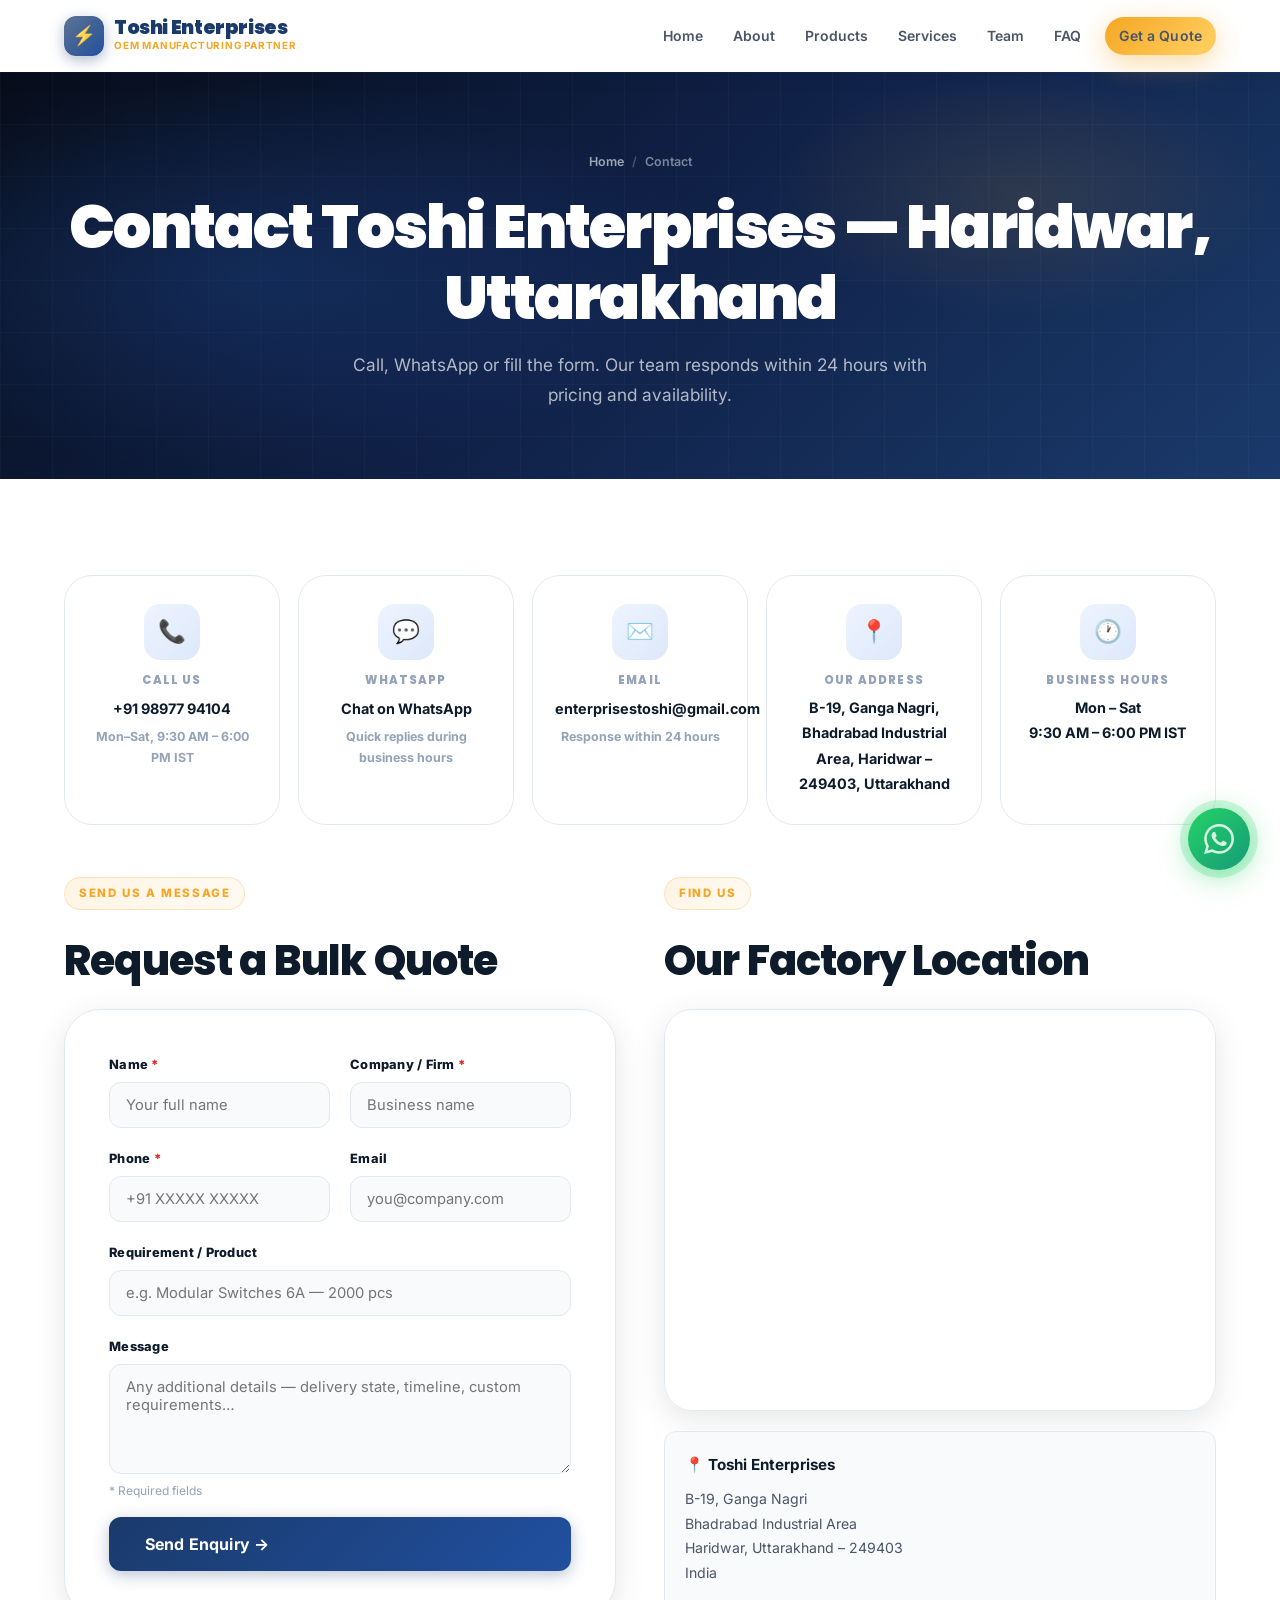
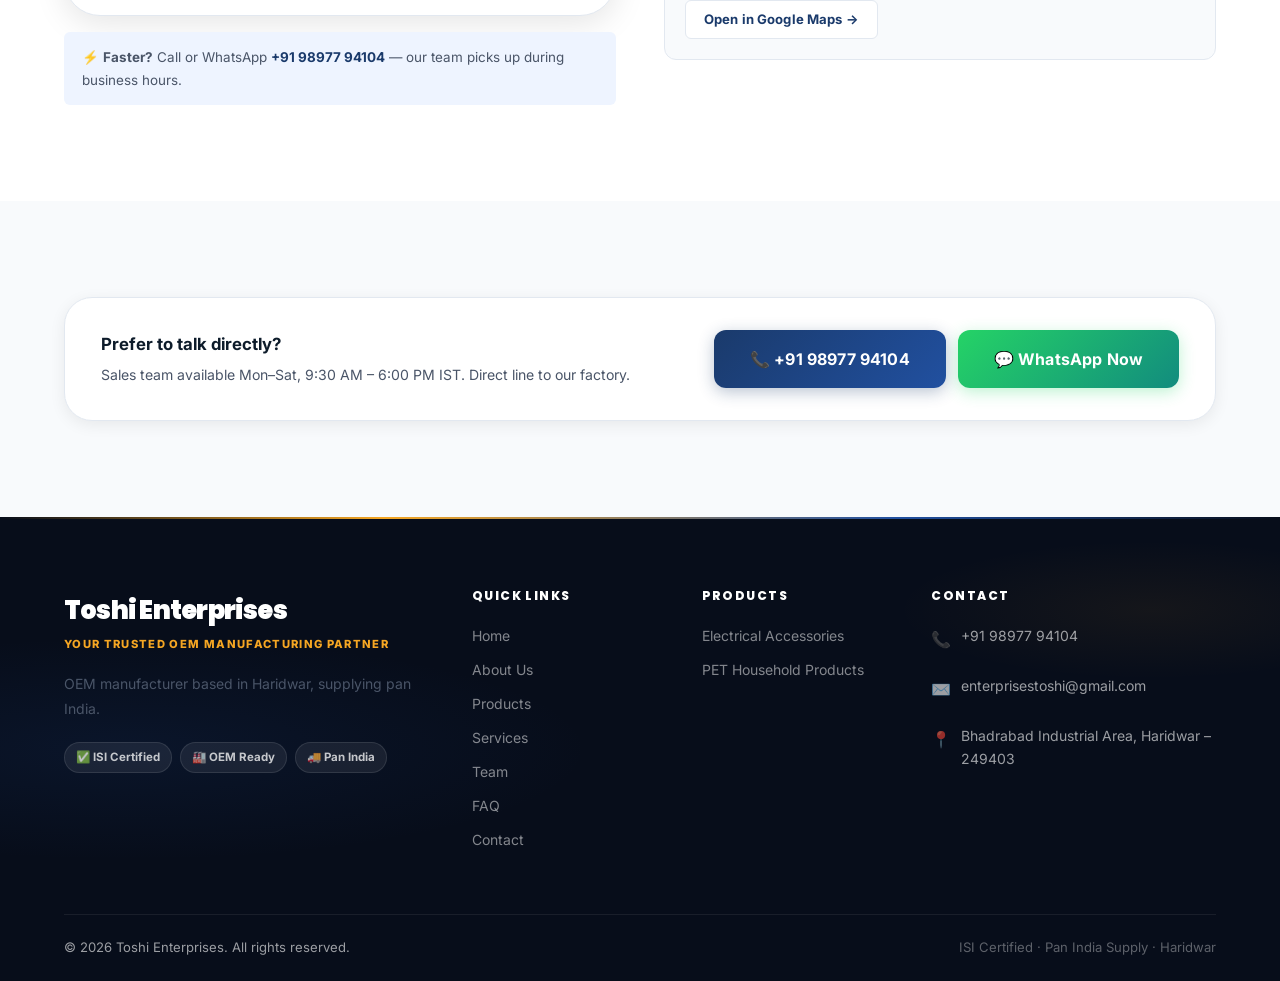
<file: Website_toshi_enterprises/contact.html>
<!DOCTYPE html>
<html lang="en">
<head>
  <meta charset="UTF-8">
  <link rel="icon" type="image/svg+xml" href="assets/images/favicon.svg">
  <meta name="viewport" content="width=device-width, initial-scale=1.0">
  <title>Contact Toshi Enterprises — Bulk Enquiry, OEM Orders | Haridwar</title>
  <meta name="description" content="Contact Toshi Enterprises for bulk orders, OEM manufacturing and product enquiries. Call +91 98977 94104 or WhatsApp. Haridwar, Uttarakhand. Responds within 24 hours.">
  <link rel="canonical" href="https://toshienterprises.com/contact.html">
  <link href="https://fonts.googleapis.com/css2?family=Inter:wght@300;400;500;600;700&family=Poppins:wght@600;700;800;900&family=Space+Grotesk:wght@500;600;700&display=swap" rel="stylesheet">
  <link rel="stylesheet" href="https://unpkg.com/aos@2.3.4/dist/aos.css">
  <link rel="stylesheet" href="assets/css/styles.css">
</head>
<body>
<div class="scroll-progress" id="scroll-progress"></div>
<button class="back-to-top" id="back-to-top" aria-label="Back to top">↑</button>
<nav class="site-nav" id="site-nav">
  <div class="nav-inner">
    <a href="index.html" class="nav-brand"><div class="nav-logo-mark">⚡</div><div class="nav-brand-text"><div class="brand-name">Toshi Enterprises</div><div class="brand-tagline">OEM Manufacturing Partner</div></div></a>
    <button class="hamburger" id="hamburger" aria-label="Toggle menu"><span></span><span></span><span></span></button>
    <div class="nav-links" id="nav-links">
      <a href="index.html">Home</a><a href="about.html">About</a><a href="products.html">Products</a>
      <a href="services.html">Services</a><a href="team.html">Team</a><a href="faq.html">FAQ</a>
      <a href="contact.html" class="btn btn-accent btn-sm nav-cta">Get a Quote</a>
    </div>
  </div>
</nav>

<div class="page-hero">
  <div class="container page-hero-content">
    <div class="breadcrumb"><a href="index.html">Home</a><span class="sep">/</span><span>Contact</span></div>
    <h1>Contact Toshi Enterprises — Haridwar, Uttarakhand</h1>
    <p>Call, WhatsApp or fill the form. Our team responds within 24 hours with pricing and availability.</p>
  </div>
</div>

<!-- Info cards -->
<section>
  <div class="container">
    <div class="contact-info-grid" data-aos="fade-up">
      <div class="contact-info-card">
        <div class="info-icon">📞</div>
        <h4>Call Us</h4>
        <a href="tel:+919897794104">+91 98977 94104</a>
        <p style="font-size:.78rem;margin-top:4px;color:var(--text-light)">Mon–Sat, 9:30 AM – 6:00 PM IST</p>
      </div>
      <div class="contact-info-card">
        <div class="info-icon">💬</div>
        <h4>WhatsApp</h4>
        <a href="https://wa.me/919897794104?text=Hello%2C%20I%20would%20like%20to%20enquire%20about%20your%20products" target="_blank" rel="noopener">Chat on WhatsApp</a>
        <p style="font-size:.78rem;margin-top:4px;color:var(--text-light)">Quick replies during business hours</p>
      </div>
      <div class="contact-info-card">
        <div class="info-icon">✉️</div>
        <h4>Email</h4>
        <a href="mailto:enterprisestoshi@gmail.com">enterprisestoshi@gmail.com</a>
        <p style="font-size:.78rem;margin-top:4px;color:var(--text-light)">Response within 24 hours</p>
      </div>
      <div class="contact-info-card">
        <div class="info-icon">📍</div>
        <h4>Our Address</h4>
        <p>B-19, Ganga Nagri, Bhadrabad Industrial Area, Haridwar – 249403, Uttarakhand</p>
      </div>
      <div class="contact-info-card">
        <div class="info-icon">🕐</div>
        <h4>Business Hours</h4>
        <p>Mon – Sat</p>
        <p style="font-weight:700;color:var(--text-dark)">9:30 AM – 6:00 PM IST</p>
      </div>
    </div>

    <!-- Form + Map grid -->
    <div style="display:grid;grid-template-columns:1fr 1fr;gap:48px;align-items:start">
      <div data-aos="fade-right">
        <span class="section-label">Send Us a Message</span>
        <h2 class="section-title" style="margin-top:10px;margin-bottom:24px">Request a Bulk Quote</h2>
        <div class="form-card">
          <form id="contact-form" action="https://formspree.io/f/YOUR_FORM_ID" method="POST" novalidate>
            <div class="form-grid">
              <div class="form-group"><label for="c-name">Name <span style="color:#dc2626">*</span></label><input type="text" id="c-name" name="name" placeholder="Your full name" required></div>
              <div class="form-group"><label for="c-company">Company / Firm <span style="color:#dc2626">*</span></label><input type="text" id="c-company" name="company" placeholder="Business name" required></div>
              <div class="form-group"><label for="c-phone">Phone <span style="color:#dc2626">*</span></label><input type="tel" id="c-phone" name="phone" placeholder="+91 XXXXX XXXXX" required></div>
              <div class="form-group"><label for="c-email">Email</label><input type="email" id="c-email" name="email" placeholder="you@company.com"></div>
              <div class="form-group full"><label for="c-requirement">Requirement / Product</label><input type="text" id="c-requirement" name="requirement" placeholder="e.g. Modular Switches 6A — 2000 pcs"></div>
              <div class="form-group full"><label for="c-message">Message</label><textarea id="c-message" name="message" placeholder="Any additional details — delivery state, timeline, custom requirements…"></textarea></div>
            </div>
            <p class="required-note">* Required fields</p>
            <button type="submit" class="btn btn-primary btn-lg w-full mt-16">Send Enquiry →</button>
            <div class="form-message" id="contact-msg"></div>
          </form>
        </div>
        <div style="margin-top:16px;padding:14px 18px;background:var(--primary-light);border-radius:var(--radius-sm);font-size:.84rem;color:var(--text-mid)">
          ⚡ <strong>Faster?</strong> Call or WhatsApp <a href="tel:+919897794104" style="color:var(--primary);font-weight:700">+91 98977 94104</a> — our team picks up during business hours.
        </div>
      </div>

      <div data-aos="fade-left">
        <span class="section-label">Find Us</span>
        <h2 class="section-title" style="margin-top:10px;margin-bottom:24px">Our Factory Location</h2>
        <div class="map-embed" style="margin-bottom:20px">
          <iframe src="https://www.google.com/maps/embed?pb=!1m18!1m12!1m3!1d3478.5!2d78.0!3d29.9!2m3!1f0!2f0!3f0!3m2!1i1024!2i768!4f13.1!3m3!1m2!1s0x0%3A0x0!2sBhadrabad+Industrial+Area%2C+Haridwar!5e0!3m2!1sen!2sin!4v1" allowfullscreen="" loading="lazy" referrerpolicy="no-referrer-when-downgrade" title="Toshi Enterprises location"></iframe>
        </div>
        <div style="background:var(--bg-section);border:1px solid var(--border);border-radius:var(--radius);padding:20px">
          <strong style="display:block;margin-bottom:10px;color:var(--text-dark);font-size:.95rem">📍 Toshi Enterprises</strong>
          <p style="font-size:.88rem;line-height:1.75">B-19, Ganga Nagri<br>Bhadrabad Industrial Area<br>Haridwar, Uttarakhand – 249403<br>India</p>
          <a href="https://maps.google.com/?q=Bhadrabad+Industrial+Area+Haridwar" target="_blank" rel="noopener" class="btn btn-secondary-dark btn-sm" style="margin-top:14px">Open in Google Maps →</a>
        </div>
      </div>
    </div>
  </div>
</section>

<!-- Direct CTA -->
<section class="section-alt">
  <div class="container">
    <div style="display:flex;align-items:center;justify-content:space-between;flex-wrap:wrap;gap:20px;padding:32px 36px;background:#fff;border:1px solid var(--border);border-radius:var(--radius-xl);box-shadow:var(--shadow-sm)" data-aos="fade-up">
      <div>
        <strong style="font-size:1.05rem;color:var(--text-dark);display:block;margin-bottom:4px">Prefer to talk directly?</strong>
        <p style="font-size:.88rem;margin:0">Sales team available Mon–Sat, 9:30 AM – 6:00 PM IST. Direct line to our factory.</p>
      </div>
      <div style="display:flex;gap:12px;flex-wrap:wrap">
        <a href="tel:+919897794104" class="btn btn-primary btn-lg">📞 +91 98977 94104</a>
        <a href="https://wa.me/919897794104?text=Hello%2C%20I%20would%20like%20a%20bulk%20quote" class="btn btn-whatsapp btn-lg" target="_blank" rel="noopener">💬 WhatsApp Now</a>
      </div>
    </div>
  </div>
</section>

<footer class="site-footer"><div class="container"><div class="footer-grid"><div class="footer-brand"><div class="brand-name">Toshi Enterprises</div><div class="brand-tagline">Your Trusted OEM Manufacturing Partner</div><p>OEM manufacturer based in Haridwar, supplying pan India.</p><div class="footer-cert-row"><span class="footer-cert">✅ ISI Certified</span><span class="footer-cert">🏭 OEM Ready</span><span class="footer-cert">🚚 Pan India</span></div></div><div class="footer-col"><h4>Quick Links</h4><a href="index.html">Home</a><a href="about.html">About Us</a><a href="products.html">Products</a><a href="services.html">Services</a><a href="team.html">Team</a><a href="faq.html">FAQ</a><a href="contact.html">Contact</a></div><div class="footer-col"><h4>Products</h4><a href="products.html?category=electrical">Electrical Accessories</a><a href="products.html?category=pet-household">PET Household Products</a></div><div class="footer-col"><h4>Contact</h4><div class="footer-contact-item"><span class="fc-icon">📞</span><a href="tel:+919897794104">+91 98977 94104</a></div><div class="footer-contact-item"><span class="fc-icon">✉️</span><a href="mailto:enterprisestoshi@gmail.com">enterprisestoshi@gmail.com</a></div><div class="footer-contact-item"><span class="fc-icon">📍</span><span>Bhadrabad Industrial Area, Haridwar – 249403</span></div></div></div><div class="footer-bottom"><span>© 2026 Toshi Enterprises. All rights reserved.</span><span style="color:rgba(255,255,255,0.35)">ISI Certified · Pan India Supply · Haridwar</span></div></div></footer>
<a href="https://wa.me/919897794104?text=Hello%2C%20I%20am%20interested%20in%20your%20products" class="whatsapp-float" target="_blank" rel="noopener noreferrer" aria-label="Chat on WhatsApp"><svg viewBox="0 0 24 24"><path d="M17.472 14.382c-.297-.149-1.758-.867-2.03-.967-.273-.099-.471-.148-.67.15-.197.297-.767.966-.94 1.164-.173.199-.347.223-.644.075-.297-.15-1.255-.463-2.39-1.475-.883-.788-1.48-1.761-1.653-2.059-.173-.297-.018-.458.13-.606.134-.133.298-.347.446-.52.149-.174.198-.298.298-.497.099-.198.05-.371-.025-.52-.075-.149-.669-1.612-.916-2.207-.242-.579-.487-.5-.669-.51-.173-.008-.371-.01-.57-.01-.198 0-.52.074-.792.372-.272.297-1.04 1.016-1.04 2.479 0 1.462 1.065 2.875 1.213 3.074.149.198 2.096 3.2 5.077 4.487.709.306 1.262.489 1.694.625.712.227 1.36.195 1.871.118.571-.085 1.758-.719 2.006-1.413.248-.694.248-1.289.173-1.413-.074-.124-.272-.198-.57-.347m-5.421 7.403h-.004a9.87 9.87 0 01-5.031-1.378l-.361-.214-3.741.982.998-3.648-.235-.374a9.86 9.86 0 01-1.51-5.26c.001-5.45 4.436-9.884 9.888-9.884 2.64 0 5.122 1.03 6.988 2.898a9.825 9.825 0 012.893 6.994c-.003 5.45-4.437 9.884-9.885 9.884m8.413-18.297A11.815 11.815 0 0012.05 0C5.495 0 .16 5.335.157 11.892c0 2.096.547 4.142 1.588 5.945L.057 24l6.305-1.654a11.882 11.882 0 005.683 1.448h.005c6.554 0 11.89-5.335 11.893-11.893a11.821 11.821 0 00-3.48-8.413z" fill="#fff"/></svg></a>
<div class="mobile-sticky-cta"><a href="tel:+919897794104" class="sticky-call">📞 Call Now</a><a href="https://wa.me/919897794104" class="sticky-wa" target="_blank" rel="noopener">💬 WhatsApp</a></div>

<script src="https://unpkg.com/aos@2.3.4/dist/aos.js" defer></script>
<script src="assets/js/main.js" defer></script>
<script>
  document.getElementById('contact-form')?.addEventListener('submit', async function(e) {
    e.preventDefault();
    const form = this;
    const msg  = document.getElementById('contact-msg');
    const name    = form.querySelector('[name="name"]').value.trim();
    const company = form.querySelector('[name="company"]').value.trim();
    const phone   = form.querySelector('[name="phone"]').value.trim();
    if (!name || !company || !phone) {
      msg.className = 'form-message error';
      msg.textContent = 'Please fill in Name, Company and Phone before submitting.';
      return;
    }
    const action = form.getAttribute('action');
    if (action.includes('YOUR_FORM_ID')) {
      const data = Object.fromEntries(new FormData(form));
      const body = Object.entries(data).map(([k,v]) => `${k}: ${v}`).join('\n');
      window.location.href = `mailto:enterprisestoshi@gmail.com?subject=${encodeURIComponent('Bulk Enquiry from Website')}&body=${encodeURIComponent(body)}`;
      return;
    }
    try {
      const res = await fetch(action, { method: 'POST', body: new FormData(form), headers: { 'Accept': 'application/json' } });
      if (res.ok) {
        msg.className = 'form-message success';
        msg.textContent = "Thank you! We'll contact you within 24 hours with your quote.";
        form.reset();
      } else throw new Error();
    } catch {
      msg.className = 'form-message error';
      msg.textContent = 'Submission failed. Please call +91 98977 94104 or email enterprisestoshi@gmail.com.';
    }
  });
</script>
</body></html>
</file>
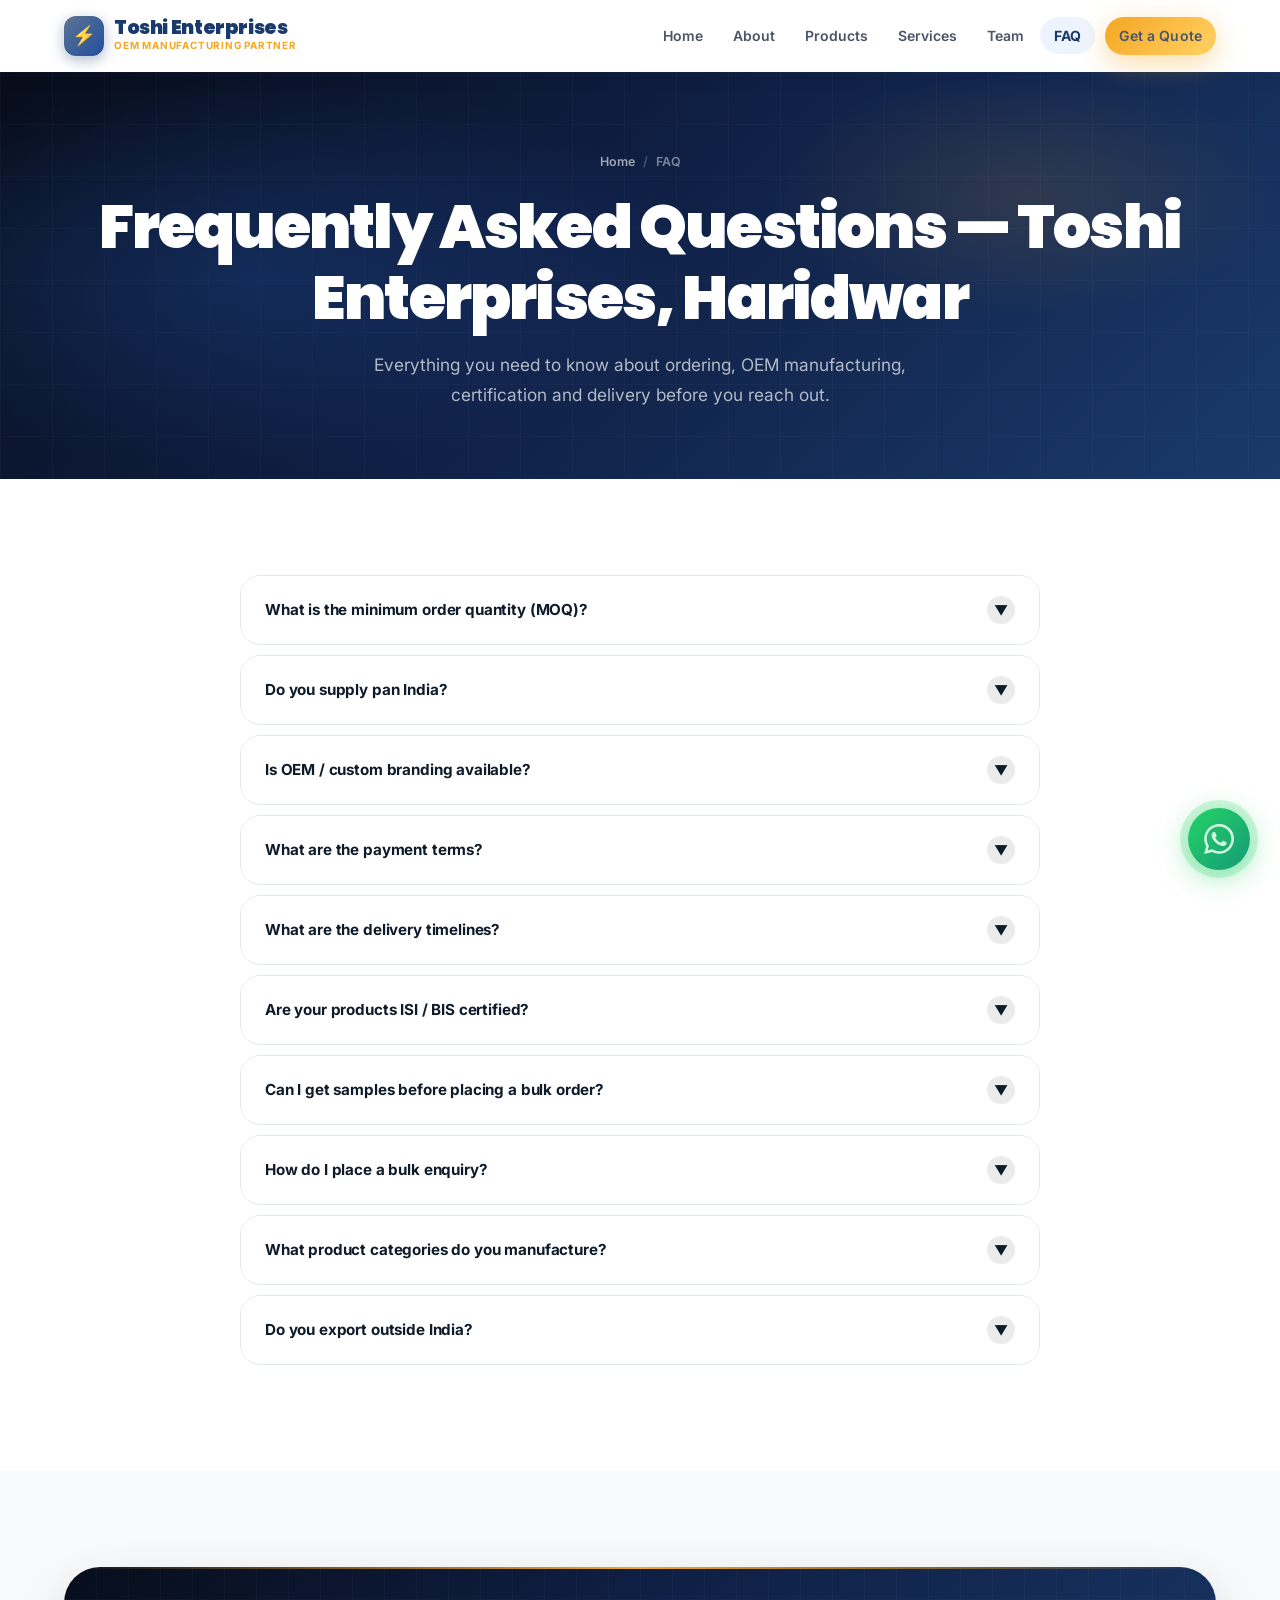
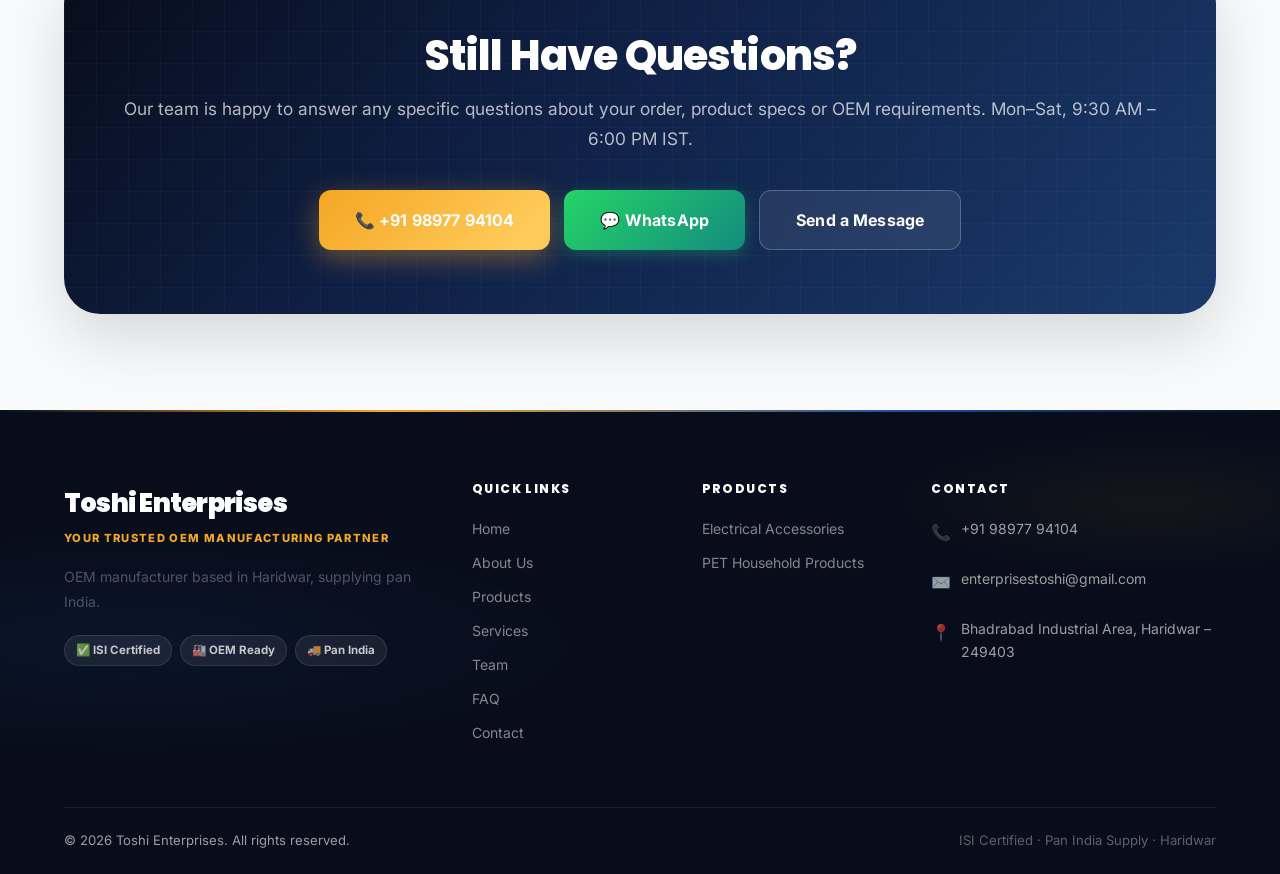
<file: Website_toshi_enterprises/faq.html>
<!DOCTYPE html>
<html lang="en">
<head>
  <meta charset="UTF-8">
  <link rel="icon" type="image/svg+xml" href="assets/images/favicon.svg">
  <meta name="viewport" content="width=device-width, initial-scale=1.0">
  <title>FAQ — Bulk Orders, MOQ, OEM &amp; Delivery | Toshi Enterprises Haridwar</title>
  <meta name="description" content="Answers to frequently asked questions about Toshi Enterprises — MOQ, OEM manufacturing, ISI certification, payment terms, delivery timelines and sample orders.">
  <link rel="canonical" href="https://toshienterprises.com/faq.html">
  <link href="https://fonts.googleapis.com/css2?family=Inter:wght@300;400;500;600;700&family=Poppins:wght@600;700;800;900&family=Space+Grotesk:wght@500;600;700&display=swap" rel="stylesheet">
  <link rel="stylesheet" href="https://unpkg.com/aos@2.3.4/dist/aos.css">
  <link rel="stylesheet" href="assets/css/styles.css">
  <script type="application/ld+json">{"@context":"https://schema.org","@type":"FAQPage","mainEntity":[{"@type":"Question","name":"What is the minimum order quantity (MOQ)?","acceptedAnswer":{"@type":"Answer","text":"MOQ varies by product. For most electrical accessories it starts at 200–500 pieces. For PET household products, MOQ typically starts at 500–1000 pieces."}},{"@type":"Question","name":"Do you supply pan India?","acceptedAnswer":{"@type":"Answer","text":"Yes. We ship from our Haridwar warehouse to all 28 states via reputed logistics partners including Delhivery and BlueDart."}},{"@type":"Question","name":"Is OEM or custom branding available?","acceptedAnswer":{"@type":"Answer","text":"Yes. We offer full OEM services — your logo, brand colour, custom label and packaging. Available for both product categories."}},{"@type":"Question","name":"Are your products ISI / BIS certified?","acceptedAnswer":{"@type":"Answer","text":"Yes. All electrical accessories carry mandatory ISI marking. PET household products use food-grade material compliant with FSSAI standards."}}]}</script>
</head>
<body>
<div class="scroll-progress" id="scroll-progress"></div>
<button class="back-to-top" id="back-to-top" aria-label="Back to top">↑</button>
<nav class="site-nav" id="site-nav">
  <div class="nav-inner">
    <a href="index.html" class="nav-brand"><div class="nav-logo-mark">⚡</div><div class="nav-brand-text"><div class="brand-name">Toshi Enterprises</div><div class="brand-tagline">OEM Manufacturing Partner</div></div></a>
    <button class="hamburger" id="hamburger" aria-label="Toggle menu"><span></span><span></span><span></span></button>
    <div class="nav-links" id="nav-links">
      <a href="index.html">Home</a><a href="about.html">About</a><a href="products.html">Products</a>
      <a href="services.html">Services</a><a href="team.html">Team</a><a href="faq.html">FAQ</a>
      <a href="contact.html" class="btn btn-accent btn-sm nav-cta">Get a Quote</a>
    </div>
  </div>
</nav>

<div class="page-hero">
  <div class="container page-hero-content">
    <div class="breadcrumb"><a href="index.html">Home</a><span class="sep">/</span><span>FAQ</span></div>
    <h1>Frequently Asked Questions — Toshi Enterprises, Haridwar</h1>
    <p>Everything you need to know about ordering, OEM manufacturing, certification and delivery before you reach out.</p>
  </div>
</div>

<section>
  <div class="container">
    <div class="faq-list" data-aos="fade-up">

      <div class="faq-item">
        <button class="faq-question">What is the minimum order quantity (MOQ)?<span class="faq-chevron">▼</span></button>
        <div class="faq-answer">MOQ varies by product. For most electrical accessories (switches, sockets, junction boxes) MOQ starts at 200–500 pieces. For MCBs it starts at 200 pieces. For PET household products MOQ typically starts at 500–1000 pieces. Contact us with your specific product and quantity — we're flexible for new customers placing first orders.</div>
      </div>

      <div class="faq-item">
        <button class="faq-question">Do you supply pan India?<span class="faq-chevron">▼</span></button>
        <div class="faq-answer">Yes. We ship from our Haridwar manufacturing unit to all 28 states. We work with reputed logistics partners including Delhivery, BlueDart and Gati. For large orders we arrange direct FTL transport. Delivery typically takes 3–7 business days to most major cities after dispatch.</div>
      </div>

      <div class="faq-item">
        <button class="faq-question">Is OEM / custom branding available?<span class="faq-chevron">▼</span></button>
        <div class="faq-answer">Yes. We offer comprehensive OEM services — your logo, brand colour, custom label printing and bespoke packaging. Private label is available for both electrical accessories and PET household products. We assist with label design if needed. Minimum run quantities apply. Contact us to discuss your branding requirement.</div>
      </div>

      <div class="faq-item">
        <button class="faq-question">What are the payment terms?<span class="faq-chevron">▼</span></button>
        <div class="faq-answer">For new customers: 50% advance + 50% before dispatch. For established accounts with a track record of 3+ orders: credit terms on a case-by-case basis. Payments accepted via NEFT/RTGS/UPI. We issue a formal GST invoice with every order.</div>
      </div>

      <div class="faq-item">
        <button class="faq-question">What are the delivery timelines?<span class="faq-chevron">▼</span></button>
        <div class="faq-answer">For in-stock catalogue products: dispatch within 2–5 business days. For custom OEM or made-to-order products: production lead time is typically 10–21 business days depending on quantity and complexity, followed by dispatch. We provide a confirmed timeline with every order confirmation.</div>
      </div>

      <div class="faq-item">
        <button class="faq-question">Are your products ISI / BIS certified?<span class="faq-chevron">▼</span></button>
        <div class="faq-answer">Yes. All our electrical accessories carry mandatory ISI marking as required by BIS. This includes switches, sockets, MCBs and PVC conduit pipes. Our PET household products are manufactured using food-grade material compliant with FSSAI standards. Test certificates are available on request.</div>
      </div>

      <div class="faq-item">
        <button class="faq-question">Can I get samples before placing a bulk order?<span class="faq-chevron">▼</span></button>
        <div class="faq-answer">Yes. Samples are available for most products. Sample cost and courier charges are borne by the buyer. The sample cost is typically adjusted against the first bulk order. We dispatch samples within 2–3 business days.</div>
      </div>

      <div class="faq-item">
        <button class="faq-question">How do I place a bulk enquiry?<span class="faq-chevron">▼</span></button>
        <div class="faq-answer">Three ways: (1) Call us at +91 98977 94104 — available Mon–Sat, 9:30 AM to 6:00 PM. (2) WhatsApp at the same number with your product name, quantity and delivery state. (3) Fill the enquiry form on our <a href="contact.html">Contact page</a>. We respond within 24 hours with a formal quote.</div>
      </div>

      <div class="faq-item">
        <button class="faq-question">What product categories do you manufacture?<span class="faq-chevron">▼</span></button>
        <div class="faq-answer">We manufacture two core categories: (1) <strong>Electrical Accessories</strong> — modular switches, 3-pin sockets, MCBs, PVC conduit pipes, extension boards and junction boxes. (2) <strong>PET Household Products</strong> — food-grade PET storage bottles, airtight containers, water jugs and pump dispenser bottles. We are continuously adding new SKUs — contact us if you don't see what you need.</div>
      </div>

      <div class="faq-item">
        <button class="faq-question">Do you export outside India?<span class="faq-chevron">▼</span></button>
        <div class="faq-answer">Currently our primary focus is pan India B2B supply. We do accept export enquiries on a case-by-case basis, particularly for neighbouring markets. If you have an export requirement, please reach out and we can discuss feasibility, certification requirements and pricing.</div>
      </div>

    </div>
  </div>
</section>

<section class="section-alt">
  <div class="container">
    <div class="cta-banner" data-aos="fade-up">
      <div class="cta-banner-content">
        <h2>Still Have Questions?</h2>
        <p>Our team is happy to answer any specific questions about your order, product specs or OEM requirements. Mon–Sat, 9:30 AM – 6:00 PM IST.</p>
        <div class="cta-actions">
          <a href="tel:+919897794104" class="btn btn-accent btn-lg">📞 +91 98977 94104</a>
          <a href="https://wa.me/919897794104" class="btn btn-whatsapp btn-lg" target="_blank" rel="noopener">💬 WhatsApp</a>
          <a href="contact.html" class="btn btn-secondary btn-lg">Send a Message</a>
        </div>
      </div>
    </div>
  </div>
</section>

<footer class="site-footer"><div class="container"><div class="footer-grid"><div class="footer-brand"><div class="brand-name">Toshi Enterprises</div><div class="brand-tagline">Your Trusted OEM Manufacturing Partner</div><p>OEM manufacturer based in Haridwar, supplying pan India.</p><div class="footer-cert-row"><span class="footer-cert">✅ ISI Certified</span><span class="footer-cert">🏭 OEM Ready</span><span class="footer-cert">🚚 Pan India</span></div></div><div class="footer-col"><h4>Quick Links</h4><a href="index.html">Home</a><a href="about.html">About Us</a><a href="products.html">Products</a><a href="services.html">Services</a><a href="team.html">Team</a><a href="faq.html">FAQ</a><a href="contact.html">Contact</a></div><div class="footer-col"><h4>Products</h4><a href="products.html?category=electrical">Electrical Accessories</a><a href="products.html?category=pet-household">PET Household Products</a></div><div class="footer-col"><h4>Contact</h4><div class="footer-contact-item"><span class="fc-icon">📞</span><a href="tel:+919897794104">+91 98977 94104</a></div><div class="footer-contact-item"><span class="fc-icon">✉️</span><a href="mailto:enterprisestoshi@gmail.com">enterprisestoshi@gmail.com</a></div><div class="footer-contact-item"><span class="fc-icon">📍</span><span>Bhadrabad Industrial Area, Haridwar – 249403</span></div></div></div><div class="footer-bottom"><span>© 2026 Toshi Enterprises. All rights reserved.</span><span style="color:rgba(255,255,255,0.35)">ISI Certified · Pan India Supply · Haridwar</span></div></div></footer>
<a href="https://wa.me/919897794104?text=Hello%2C%20I%20am%20interested%20in%20your%20products" class="whatsapp-float" target="_blank" rel="noopener noreferrer" aria-label="Chat on WhatsApp"><svg viewBox="0 0 24 24"><path d="M17.472 14.382c-.297-.149-1.758-.867-2.03-.967-.273-.099-.471-.148-.67.15-.197.297-.767.966-.94 1.164-.173.199-.347.223-.644.075-.297-.15-1.255-.463-2.39-1.475-.883-.788-1.48-1.761-1.653-2.059-.173-.297-.018-.458.13-.606.134-.133.298-.347.446-.52.149-.174.198-.298.298-.497.099-.198.05-.371-.025-.52-.075-.149-.669-1.612-.916-2.207-.242-.579-.487-.5-.669-.51-.173-.008-.371-.01-.57-.01-.198 0-.52.074-.792.372-.272.297-1.04 1.016-1.04 2.479 0 1.462 1.065 2.875 1.213 3.074.149.198 2.096 3.2 5.077 4.487.709.306 1.262.489 1.694.625.712.227 1.36.195 1.871.118.571-.085 1.758-.719 2.006-1.413.248-.694.248-1.289.173-1.413-.074-.124-.272-.198-.57-.347m-5.421 7.403h-.004a9.87 9.87 0 01-5.031-1.378l-.361-.214-3.741.982.998-3.648-.235-.374a9.86 9.86 0 01-1.51-5.26c.001-5.45 4.436-9.884 9.888-9.884 2.64 0 5.122 1.03 6.988 2.898a9.825 9.825 0 012.893 6.994c-.003 5.45-4.437 9.884-9.885 9.884m8.413-18.297A11.815 11.815 0 0012.05 0C5.495 0 .16 5.335.157 11.892c0 2.096.547 4.142 1.588 5.945L.057 24l6.305-1.654a11.882 11.882 0 005.683 1.448h.005c6.554 0 11.89-5.335 11.893-11.893a11.821 11.821 0 00-3.48-8.413z" fill="#fff"/></svg></a>
<div class="mobile-sticky-cta"><a href="tel:+919897794104" class="sticky-call">📞 Call Now</a><a href="https://wa.me/919897794104" class="sticky-wa" target="_blank" rel="noopener">💬 WhatsApp</a></div>
<script src="https://unpkg.com/aos@2.3.4/dist/aos.js" defer></script><script src="assets/js/main.js" defer></script>
</body></html>
</file>
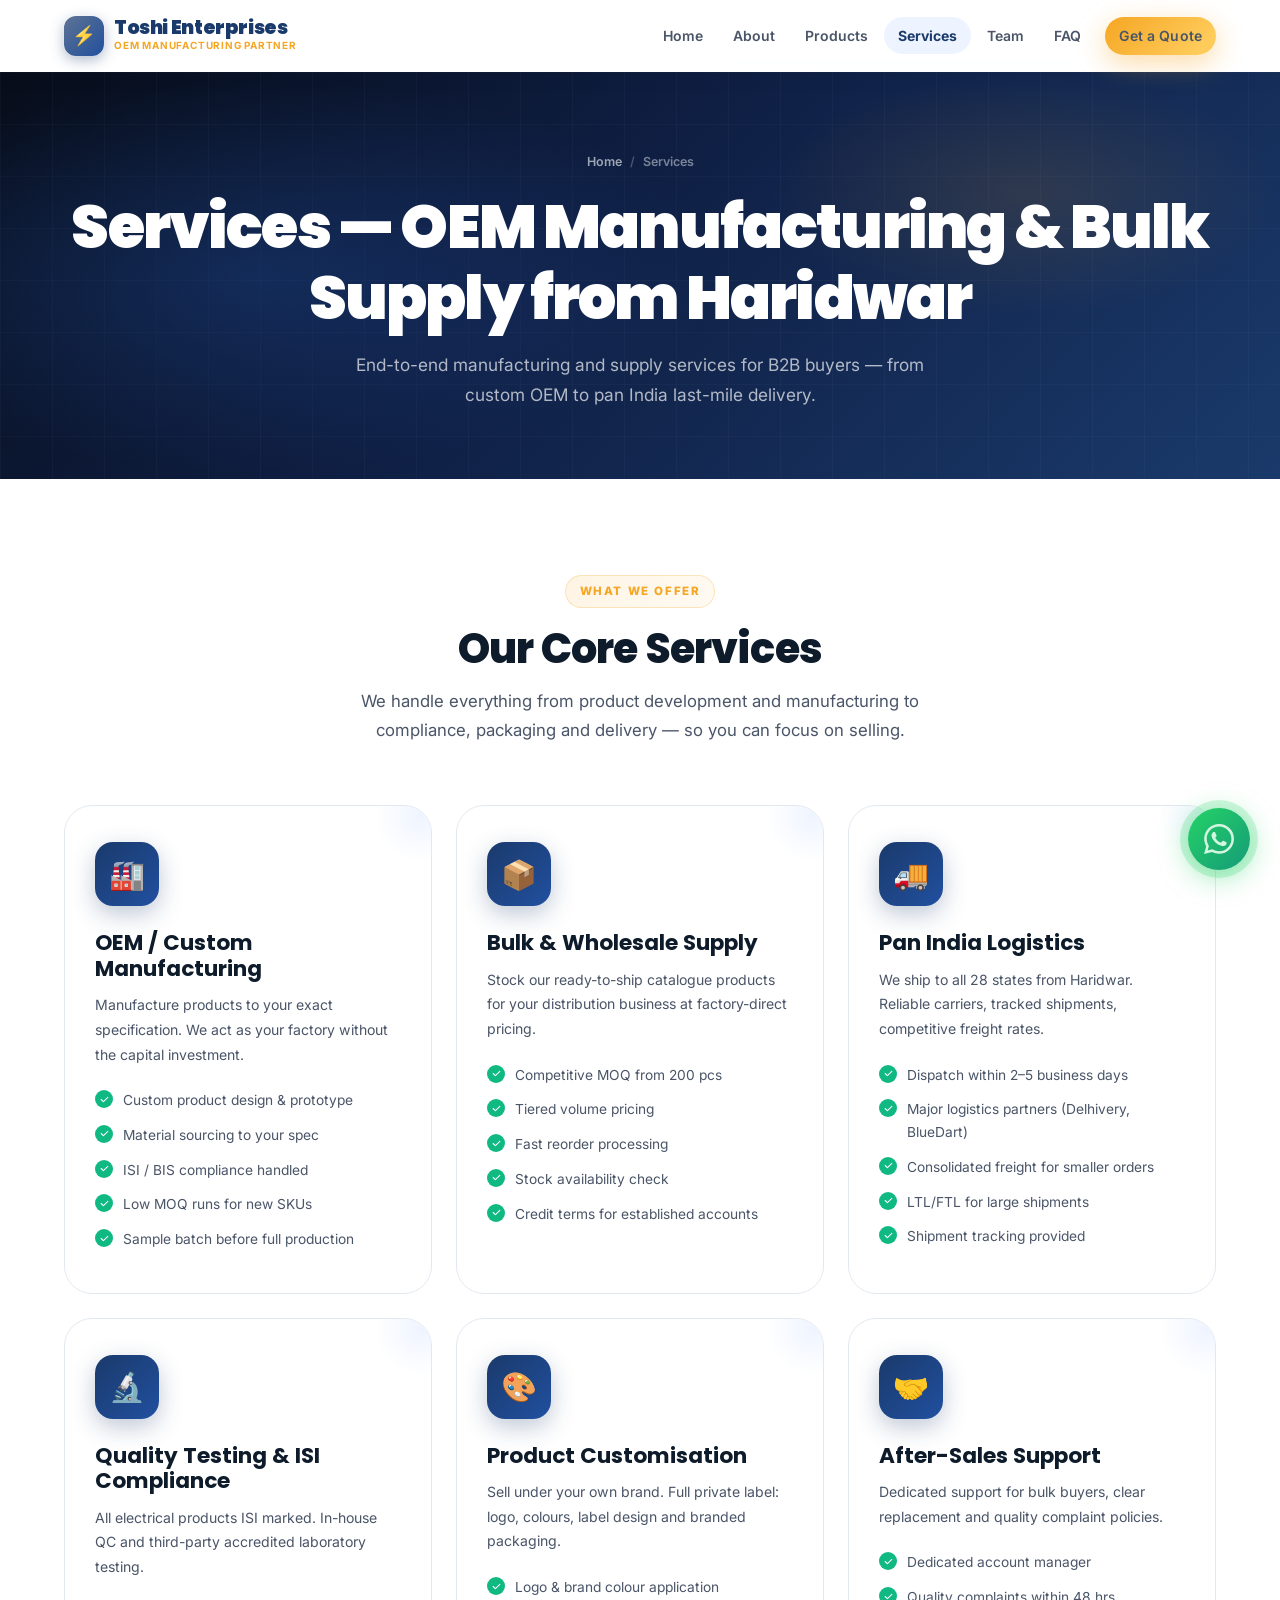
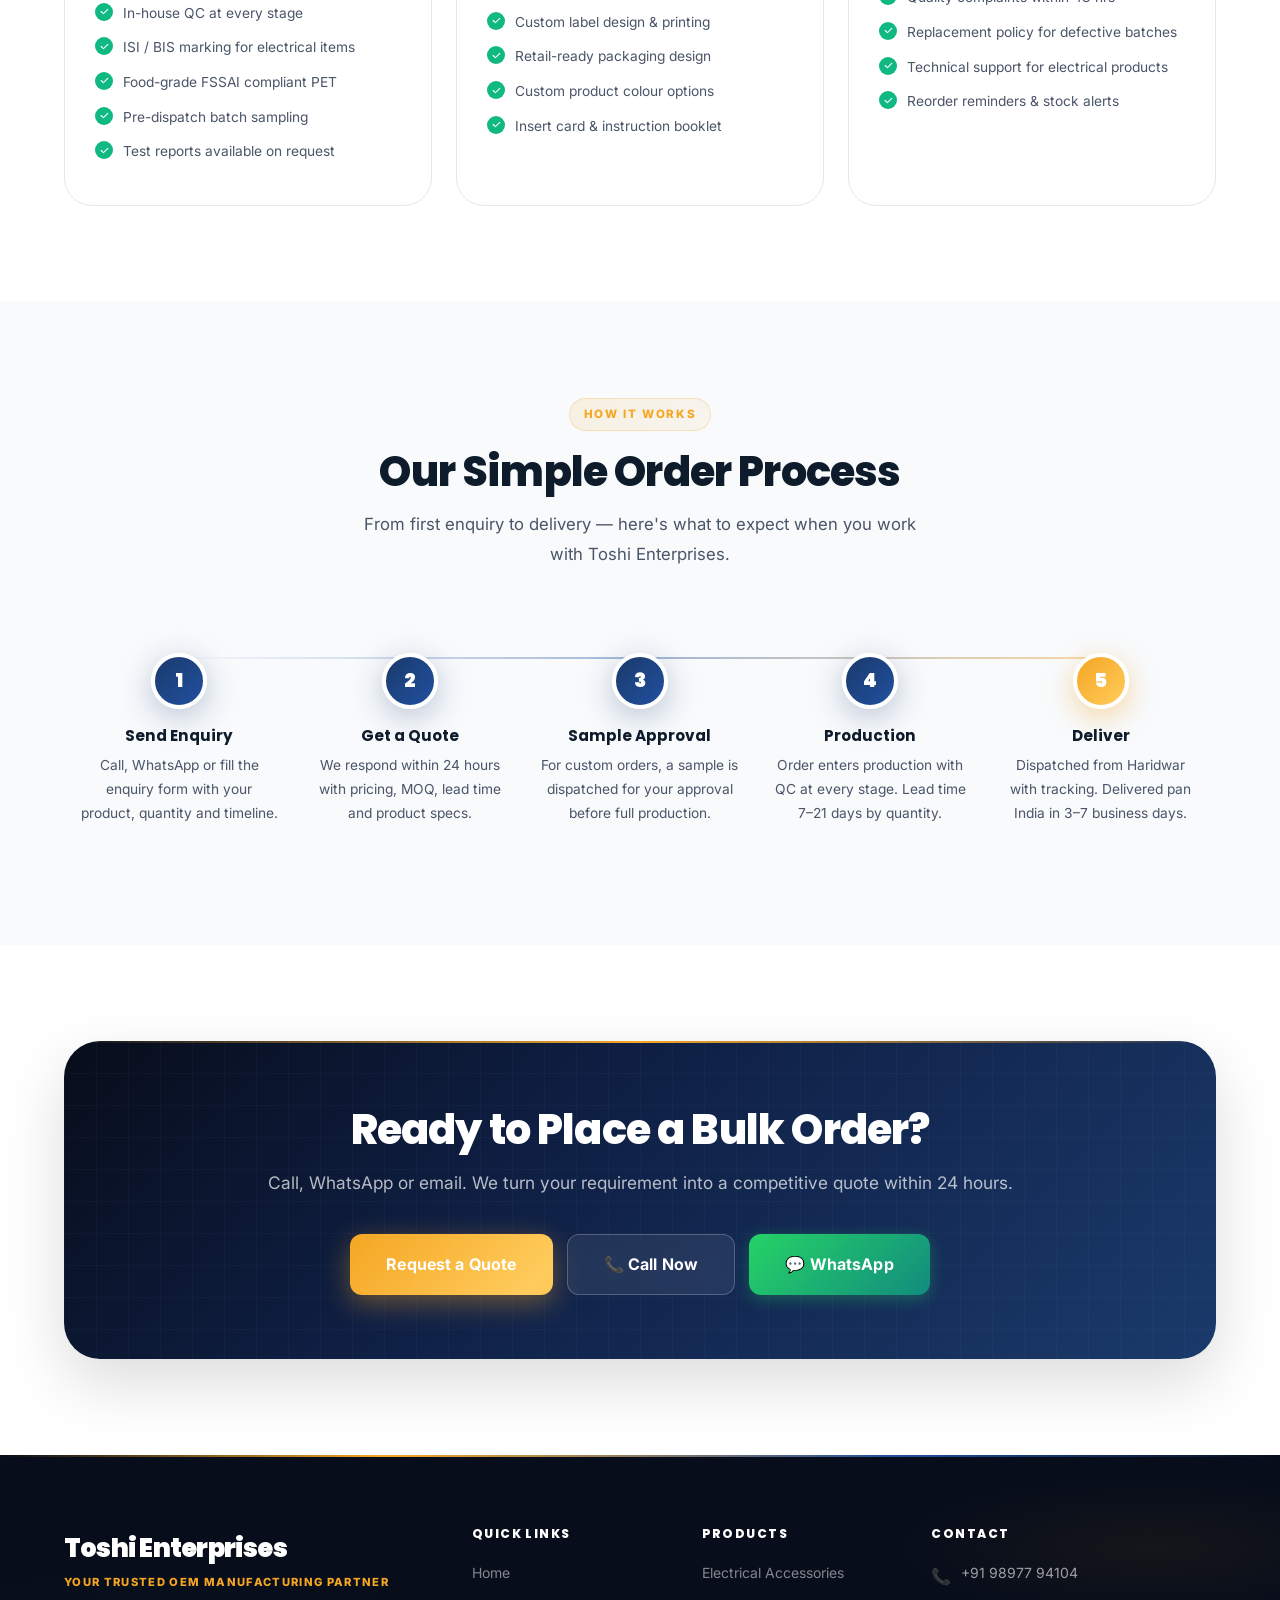
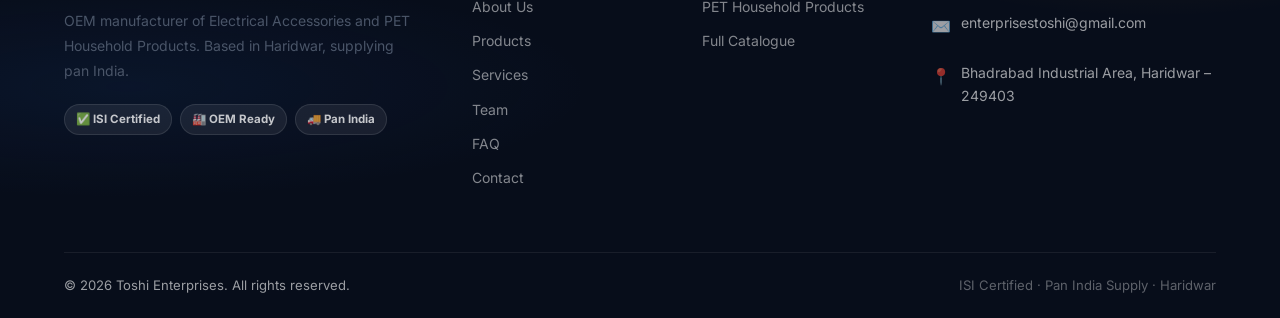
<file: Website_toshi_enterprises/services.html>
<!DOCTYPE html>
<html lang="en">
<head>
  <meta charset="UTF-8">
  <link rel="icon" type="image/svg+xml" href="assets/images/favicon.svg">
  <meta name="viewport" content="width=device-width, initial-scale=1.0">
  <title>Services — OEM Manufacturing, Bulk Supply &amp; Logistics | Toshi Enterprises, Haridwar</title>
  <meta name="description" content="Toshi Enterprises offers OEM manufacturing, private label, bulk wholesale supply, pan India logistics, ISI compliance testing and custom packaging from Haridwar.">
  <link rel="canonical" href="https://toshienterprises.com/services.html">
  <link href="https://fonts.googleapis.com/css2?family=Inter:wght@300;400;500;600;700&family=Poppins:wght@600;700;800;900&family=Space+Grotesk:wght@500;600;700&display=swap" rel="stylesheet">
  <link rel="stylesheet" href="https://unpkg.com/aos@2.3.4/dist/aos.css">
  <link rel="stylesheet" href="assets/css/styles.css">
</head>
<body>
<div class="scroll-progress" id="scroll-progress"></div>
<button class="back-to-top" id="back-to-top" aria-label="Back to top">↑</button>
<nav class="site-nav" id="site-nav">
  <div class="nav-inner">
    <a href="index.html" class="nav-brand"><div class="nav-logo-mark">⚡</div><div class="nav-brand-text"><div class="brand-name">Toshi Enterprises</div><div class="brand-tagline">OEM Manufacturing Partner</div></div></a>
    <button class="hamburger" id="hamburger" aria-label="Toggle menu"><span></span><span></span><span></span></button>
    <div class="nav-links" id="nav-links">
      <a href="index.html">Home</a><a href="about.html">About</a><a href="products.html">Products</a>
      <a href="services.html">Services</a><a href="team.html">Team</a><a href="faq.html">FAQ</a>
      <a href="contact.html" class="btn btn-accent btn-sm nav-cta">Get a Quote</a>
    </div>
  </div>
</nav>

<div class="page-hero">
  <div class="container page-hero-content">
    <div class="breadcrumb"><a href="index.html">Home</a><span class="sep">/</span><span>Services</span></div>
    <h1>Services — OEM Manufacturing &amp; Bulk Supply from Haridwar</h1>
    <p>End-to-end manufacturing and supply services for B2B buyers — from custom OEM to pan India last-mile delivery.</p>
  </div>
</div>

<section>
  <div class="container">
    <div class="section-header text-center">
      <span class="section-label">What We Offer</span>
      <h2 class="section-title">Our Core Services</h2>
      <p class="section-sub">We handle everything from product development and manufacturing to compliance, packaging and delivery — so you can focus on selling.</p>
    </div>
    <div class="services-grid">
      <div class="service-card" data-aos="fade-up" data-aos-delay="0">
        <div class="service-icon">🏭</div>
        <h3>OEM / Custom Manufacturing</h3>
        <p>Manufacture products to your exact specification. We act as your factory without the capital investment.</p>
        <ul><li>Custom product design &amp; prototype</li><li>Material sourcing to your spec</li><li>ISI / BIS compliance handled</li><li>Low MOQ runs for new SKUs</li><li>Sample batch before full production</li></ul>
      </div>
      <div class="service-card" data-aos="fade-up" data-aos-delay="80">
        <div class="service-icon">📦</div>
        <h3>Bulk &amp; Wholesale Supply</h3>
        <p>Stock our ready-to-ship catalogue products for your distribution business at factory-direct pricing.</p>
        <ul><li>Competitive MOQ from 200 pcs</li><li>Tiered volume pricing</li><li>Fast reorder processing</li><li>Stock availability check</li><li>Credit terms for established accounts</li></ul>
      </div>
      <div class="service-card" data-aos="fade-up" data-aos-delay="160">
        <div class="service-icon">🚚</div>
        <h3>Pan India Logistics</h3>
        <p>We ship to all 28 states from Haridwar. Reliable carriers, tracked shipments, competitive freight rates.</p>
        <ul><li>Dispatch within 2–5 business days</li><li>Major logistics partners (Delhivery, BlueDart)</li><li>Consolidated freight for smaller orders</li><li>LTL/FTL for large shipments</li><li>Shipment tracking provided</li></ul>
      </div>
      <div class="service-card" data-aos="fade-up" data-aos-delay="0">
        <div class="service-icon">🔬</div>
        <h3>Quality Testing &amp; ISI Compliance</h3>
        <p>All electrical products ISI marked. In-house QC and third-party accredited laboratory testing.</p>
        <ul><li>In-house QC at every stage</li><li>ISI / BIS marking for electrical items</li><li>Food-grade FSSAI compliant PET</li><li>Pre-dispatch batch sampling</li><li>Test reports available on request</li></ul>
      </div>
      <div class="service-card" data-aos="fade-up" data-aos-delay="80">
        <div class="service-icon">🎨</div>
        <h3>Product Customisation</h3>
        <p>Sell under your own brand. Full private label: logo, colours, label design and branded packaging.</p>
        <ul><li>Logo &amp; brand colour application</li><li>Custom label design &amp; printing</li><li>Retail-ready packaging design</li><li>Custom product colour options</li><li>Insert card &amp; instruction booklet</li></ul>
      </div>
      <div class="service-card" data-aos="fade-up" data-aos-delay="160">
        <div class="service-icon">🤝</div>
        <h3>After-Sales Support</h3>
        <p>Dedicated support for bulk buyers, clear replacement and quality complaint policies.</p>
        <ul><li>Dedicated account manager</li><li>Quality complaints within 48 hrs</li><li>Replacement policy for defective batches</li><li>Technical support for electrical products</li><li>Reorder reminders &amp; stock alerts</li></ul>
      </div>
    </div>
  </div>
</section>

<!-- Process -->
<section class="section-alt">
  <div class="container">
    <div class="section-header text-center">
      <span class="section-label">How It Works</span>
      <h2 class="section-title">Our Simple Order Process</h2>
      <p class="section-sub">From first enquiry to delivery — here's what to expect when you work with Toshi Enterprises.</p>
    </div>
    <div class="process-grid" data-aos="fade-up">
      <div class="process-step"><div class="process-num">1</div><h4>Send Enquiry</h4><p style="font-size:.86rem;margin-top:8px">Call, WhatsApp or fill the enquiry form with your product, quantity and timeline.</p></div>
      <div class="process-step"><div class="process-num">2</div><h4>Get a Quote</h4><p style="font-size:.86rem;margin-top:8px">We respond within 24 hours with pricing, MOQ, lead time and product specs.</p></div>
      <div class="process-step"><div class="process-num">3</div><h4>Sample Approval</h4><p style="font-size:.86rem;margin-top:8px">For custom orders, a sample is dispatched for your approval before full production.</p></div>
      <div class="process-step"><div class="process-num">4</div><h4>Production</h4><p style="font-size:.86rem;margin-top:8px">Order enters production with QC at every stage. Lead time 7–21 days by quantity.</p></div>
      <div class="process-step"><div class="process-num" style="background:linear-gradient(135deg,var(--accent),#ffcc5c);box-shadow:var(--shadow-accent)">5</div><h4>Deliver</h4><p style="font-size:.86rem;margin-top:8px">Dispatched from Haridwar with tracking. Delivered pan India in 3–7 business days.</p></div>
    </div>
  </div>
</section>

<section>
  <div class="container">
    <div class="cta-banner" data-aos="fade-up">
      <div class="cta-banner-content">
        <h2>Ready to Place a Bulk Order?</h2>
        <p>Call, WhatsApp or email. We turn your requirement into a competitive quote within 24 hours.</p>
        <div class="cta-actions">
          <a href="contact.html" class="btn btn-accent btn-lg">Request a Quote</a>
          <a href="tel:+919897794104" class="btn btn-secondary btn-lg">📞 Call Now</a>
          <a href="https://wa.me/919897794104" class="btn btn-whatsapp btn-lg" target="_blank" rel="noopener">💬 WhatsApp</a>
        </div>
      </div>
    </div>
  </div>
</section>

<footer class="site-footer"><div class="container"><div class="footer-grid"><div class="footer-brand"><div class="brand-name">Toshi Enterprises</div><div class="brand-tagline">Your Trusted OEM Manufacturing Partner</div><p>OEM manufacturer of Electrical Accessories and PET Household Products. Based in Haridwar, supplying pan India.</p><div class="footer-cert-row"><span class="footer-cert">✅ ISI Certified</span><span class="footer-cert">🏭 OEM Ready</span><span class="footer-cert">🚚 Pan India</span></div></div><div class="footer-col"><h4>Quick Links</h4><a href="index.html">Home</a><a href="about.html">About Us</a><a href="products.html">Products</a><a href="services.html">Services</a><a href="team.html">Team</a><a href="faq.html">FAQ</a><a href="contact.html">Contact</a></div><div class="footer-col"><h4>Products</h4><a href="products.html?category=electrical">Electrical Accessories</a><a href="products.html?category=pet-household">PET Household Products</a><a href="products.html">Full Catalogue</a></div><div class="footer-col"><h4>Contact</h4><div class="footer-contact-item"><span class="fc-icon">📞</span><a href="tel:+919897794104">+91 98977 94104</a></div><div class="footer-contact-item"><span class="fc-icon">✉️</span><a href="mailto:enterprisestoshi@gmail.com">enterprisestoshi@gmail.com</a></div><div class="footer-contact-item"><span class="fc-icon">📍</span><span>Bhadrabad Industrial Area, Haridwar – 249403</span></div></div></div><div class="footer-bottom"><span>© 2026 Toshi Enterprises. All rights reserved.</span><span style="color:rgba(255,255,255,0.35)">ISI Certified · Pan India Supply · Haridwar</span></div></div></footer>
<a href="https://wa.me/919897794104?text=Hello%2C%20I%20am%20interested%20in%20your%20products" class="whatsapp-float" target="_blank" rel="noopener noreferrer" aria-label="Chat on WhatsApp"><svg viewBox="0 0 24 24"><path d="M17.472 14.382c-.297-.149-1.758-.867-2.03-.967-.273-.099-.471-.148-.67.15-.197.297-.767.966-.94 1.164-.173.199-.347.223-.644.075-.297-.15-1.255-.463-2.39-1.475-.883-.788-1.48-1.761-1.653-2.059-.173-.297-.018-.458.13-.606.134-.133.298-.347.446-.52.149-.174.198-.298.298-.497.099-.198.05-.371-.025-.52-.075-.149-.669-1.612-.916-2.207-.242-.579-.487-.5-.669-.51-.173-.008-.371-.01-.57-.01-.198 0-.52.074-.792.372-.272.297-1.04 1.016-1.04 2.479 0 1.462 1.065 2.875 1.213 3.074.149.198 2.096 3.2 5.077 4.487.709.306 1.262.489 1.694.625.712.227 1.36.195 1.871.118.571-.085 1.758-.719 2.006-1.413.248-.694.248-1.289.173-1.413-.074-.124-.272-.198-.57-.347m-5.421 7.403h-.004a9.87 9.87 0 01-5.031-1.378l-.361-.214-3.741.982.998-3.648-.235-.374a9.86 9.86 0 01-1.51-5.26c.001-5.45 4.436-9.884 9.888-9.884 2.64 0 5.122 1.03 6.988 2.898a9.825 9.825 0 012.893 6.994c-.003 5.45-4.437 9.884-9.885 9.884m8.413-18.297A11.815 11.815 0 0012.05 0C5.495 0 .16 5.335.157 11.892c0 2.096.547 4.142 1.588 5.945L.057 24l6.305-1.654a11.882 11.882 0 005.683 1.448h.005c6.554 0 11.89-5.335 11.893-11.893a11.821 11.821 0 00-3.48-8.413z" fill="#fff"/></svg></a>
<div class="mobile-sticky-cta"><a href="tel:+919897794104" class="sticky-call">📞 Call Now</a><a href="https://wa.me/919897794104" class="sticky-wa" target="_blank" rel="noopener">💬 WhatsApp</a></div>
<script src="https://unpkg.com/aos@2.3.4/dist/aos.js" defer></script>
<script src="assets/js/main.js" defer></script>
</body></html>
</file>
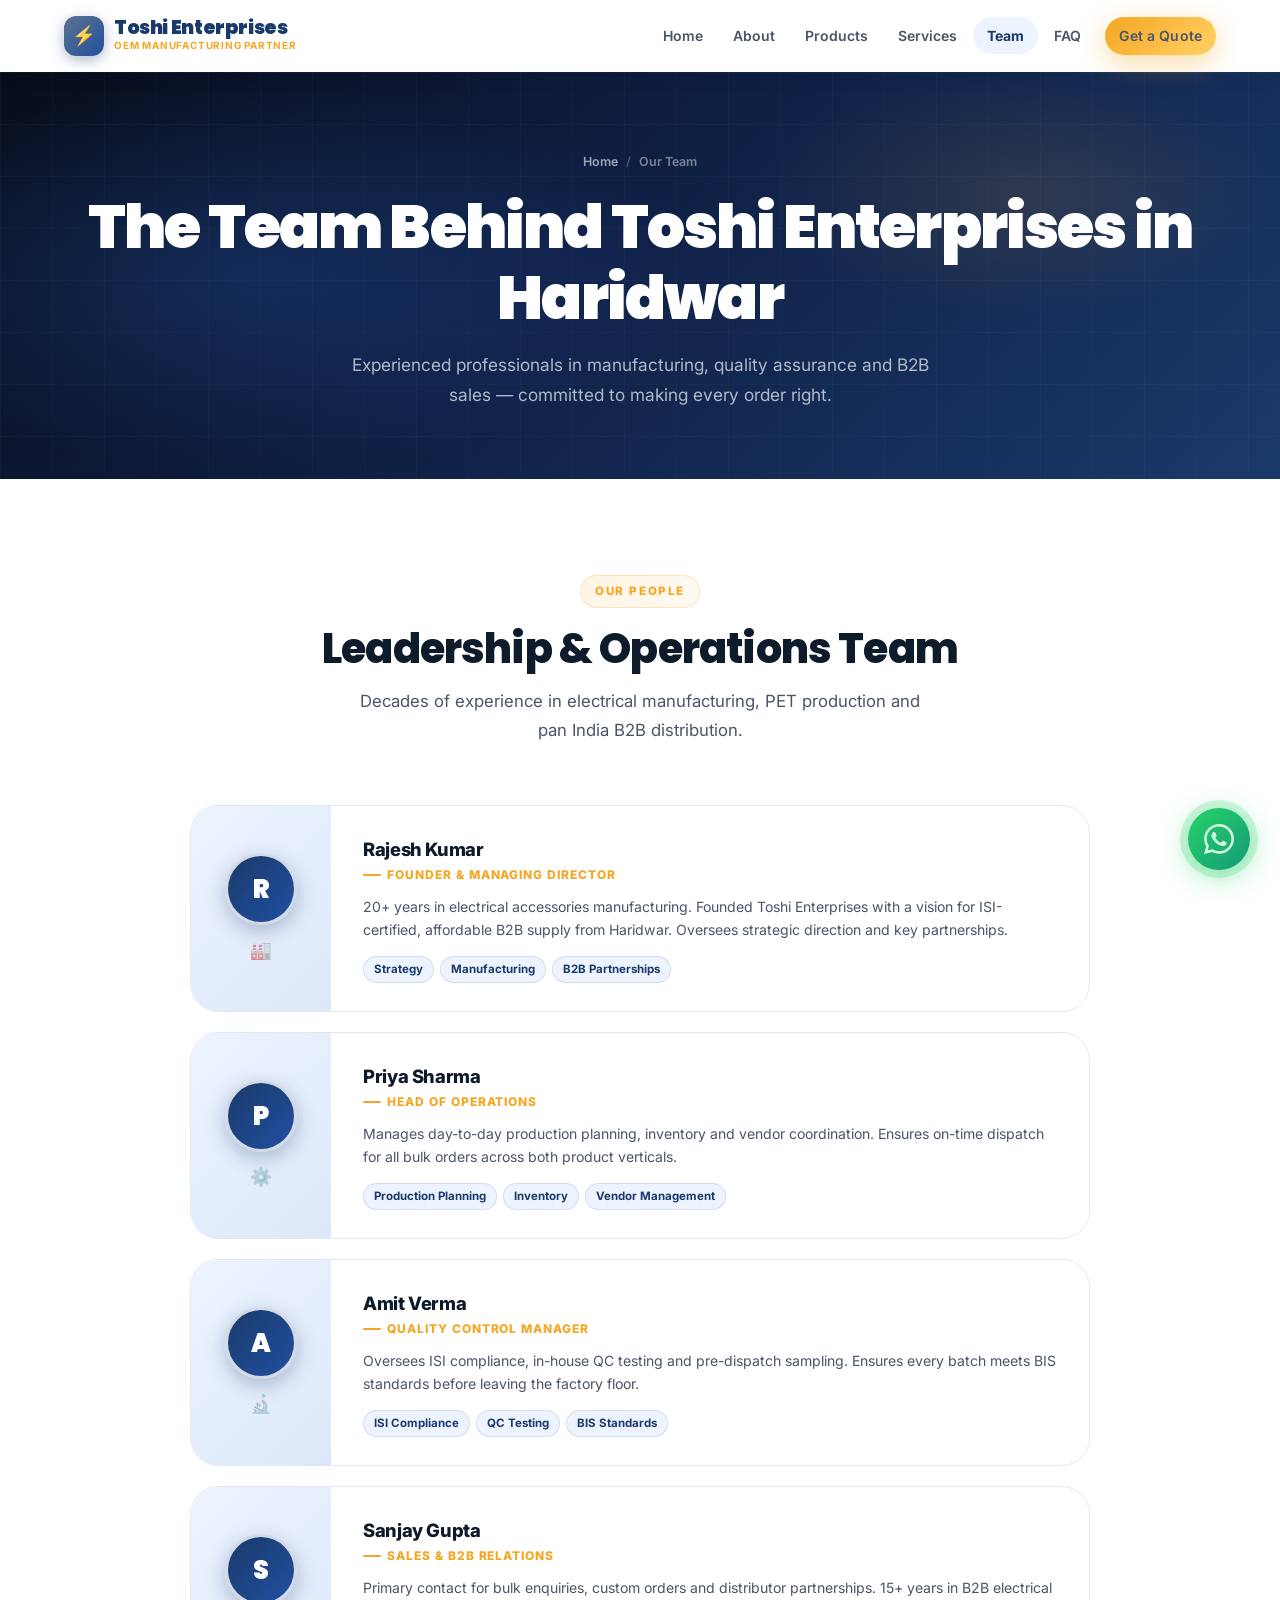
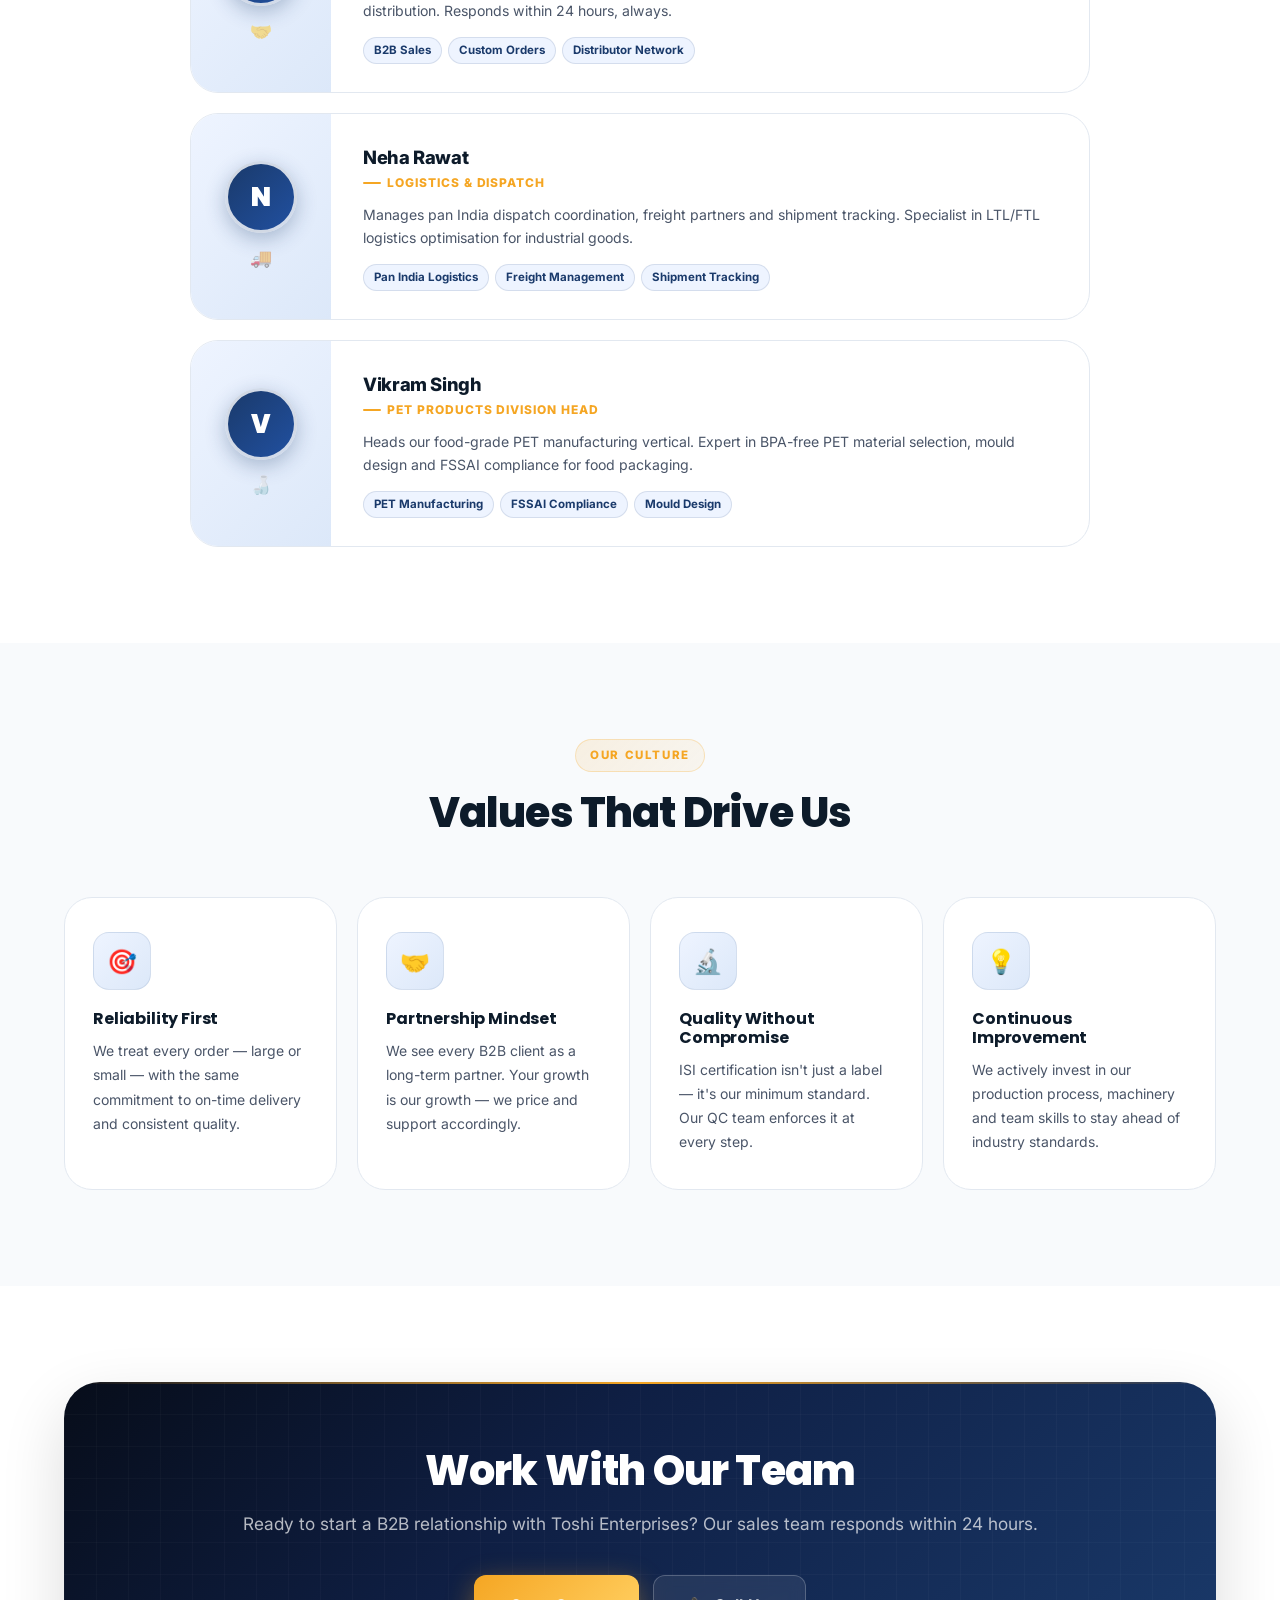
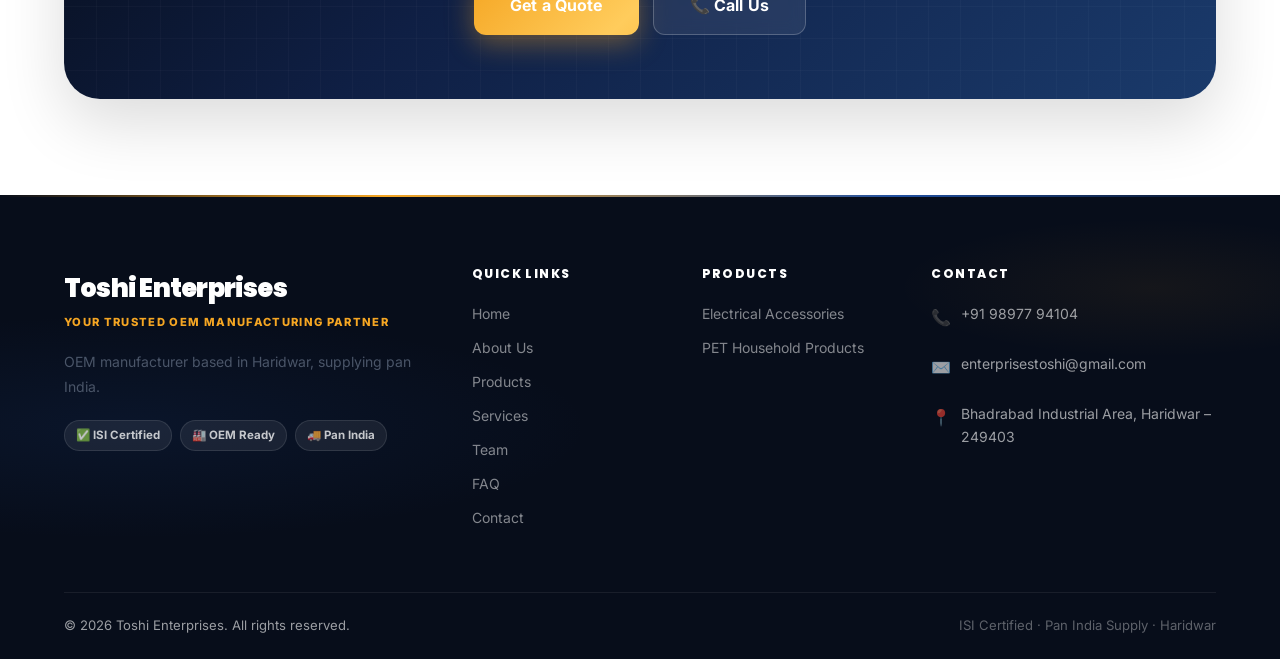
<file: Website_toshi_enterprises/team.html>
<!DOCTYPE html>
<html lang="en">
<head>
  <meta charset="UTF-8">
  <link rel="icon" type="image/svg+xml" href="assets/images/favicon.svg">
  <meta name="viewport" content="width=device-width, initial-scale=1.0">
  <title>Our Team — Toshi Enterprises, Electrical Accessories Manufacturer Haridwar</title>
  <meta name="description" content="Meet the team behind Toshi Enterprises — OEM manufacturer of Electrical Accessories and PET Products in Haridwar, Uttarakhand.">
  <link rel="canonical" href="https://toshienterprises.com/team.html">
  <link href="https://fonts.googleapis.com/css2?family=Inter:wght@300;400;500;600;700&family=Poppins:wght@600;700;800;900&family=Space+Grotesk:wght@500;600;700&display=swap" rel="stylesheet">
  <link rel="stylesheet" href="https://unpkg.com/aos@2.3.4/dist/aos.css">
  <link rel="stylesheet" href="assets/css/styles.css">
</head>
<body>
<div class="scroll-progress" id="scroll-progress"></div>
<button class="back-to-top" id="back-to-top" aria-label="Back to top">↑</button>
<nav class="site-nav" id="site-nav">
  <div class="nav-inner">
    <a href="index.html" class="nav-brand"><div class="nav-logo-mark">⚡</div><div class="nav-brand-text"><div class="brand-name">Toshi Enterprises</div><div class="brand-tagline">OEM Manufacturing Partner</div></div></a>
    <button class="hamburger" id="hamburger" aria-label="Toggle menu"><span></span><span></span><span></span></button>
    <div class="nav-links" id="nav-links">
      <a href="index.html">Home</a><a href="about.html">About</a><a href="products.html">Products</a>
      <a href="services.html">Services</a><a href="team.html">Team</a><a href="faq.html">FAQ</a>
      <a href="contact.html" class="btn btn-accent btn-sm nav-cta">Get a Quote</a>
    </div>
  </div>
</nav>

<div class="page-hero">
  <div class="container page-hero-content">
    <div class="breadcrumb"><a href="index.html">Home</a><span class="sep">/</span><span>Our Team</span></div>
    <h1>The Team Behind Toshi Enterprises in Haridwar</h1>
    <p>Experienced professionals in manufacturing, quality assurance and B2B sales — committed to making every order right.</p>
  </div>
</div>

<section>
  <div class="container">
    <div class="section-header text-center">
      <span class="section-label">Our People</span>
      <h2 class="section-title">Leadership &amp; Operations Team</h2>
      <p class="section-sub">Decades of experience in electrical manufacturing, PET production and pan India B2B distribution.</p>
    </div>
    <div class="team-grid">

      <div class="team-card" data-aos="fade-up" data-aos-delay="0">
        <div class="team-avatar-col">
          <div class="team-avatar">R</div>
          <div class="team-dept-icon">🏭</div>
        </div>
        <div class="team-content">
          <div class="team-name">Rajesh Kumar</div>
          <div class="team-designation">Founder &amp; Managing Director</div>
          <p class="team-bio">20+ years in electrical accessories manufacturing. Founded Toshi Enterprises with a vision for ISI-certified, affordable B2B supply from Haridwar. Oversees strategic direction and key partnerships.</p>
          <div class="team-tags">
            <span class="team-tag">Strategy</span>
            <span class="team-tag">Manufacturing</span>
            <span class="team-tag">B2B Partnerships</span>
          </div>
        </div>
      </div>

      <div class="team-card" data-aos="fade-up" data-aos-delay="80">
        <div class="team-avatar-col">
          <div class="team-avatar">P</div>
          <div class="team-dept-icon">⚙️</div>
        </div>
        <div class="team-content">
          <div class="team-name">Priya Sharma</div>
          <div class="team-designation">Head of Operations</div>
          <p class="team-bio">Manages day-to-day production planning, inventory and vendor coordination. Ensures on-time dispatch for all bulk orders across both product verticals.</p>
          <div class="team-tags">
            <span class="team-tag">Production Planning</span>
            <span class="team-tag">Inventory</span>
            <span class="team-tag">Vendor Management</span>
          </div>
        </div>
      </div>

      <div class="team-card" data-aos="fade-up" data-aos-delay="160">
        <div class="team-avatar-col">
          <div class="team-avatar">A</div>
          <div class="team-dept-icon">🔬</div>
        </div>
        <div class="team-content">
          <div class="team-name">Amit Verma</div>
          <div class="team-designation">Quality Control Manager</div>
          <p class="team-bio">Oversees ISI compliance, in-house QC testing and pre-dispatch sampling. Ensures every batch meets BIS standards before leaving the factory floor.</p>
          <div class="team-tags">
            <span class="team-tag">ISI Compliance</span>
            <span class="team-tag">QC Testing</span>
            <span class="team-tag">BIS Standards</span>
          </div>
        </div>
      </div>

      <div class="team-card" data-aos="fade-up" data-aos-delay="240">
        <div class="team-avatar-col">
          <div class="team-avatar">S</div>
          <div class="team-dept-icon">🤝</div>
        </div>
        <div class="team-content">
          <div class="team-name">Sanjay Gupta</div>
          <div class="team-designation">Sales &amp; B2B Relations</div>
          <p class="team-bio">Primary contact for bulk enquiries, custom orders and distributor partnerships. 15+ years in B2B electrical distribution. Responds within 24 hours, always.</p>
          <div class="team-tags">
            <span class="team-tag">B2B Sales</span>
            <span class="team-tag">Custom Orders</span>
            <span class="team-tag">Distributor Network</span>
          </div>
        </div>
      </div>

      <div class="team-card" data-aos="fade-up" data-aos-delay="320">
        <div class="team-avatar-col">
          <div class="team-avatar">N</div>
          <div class="team-dept-icon">🚚</div>
        </div>
        <div class="team-content">
          <div class="team-name">Neha Rawat</div>
          <div class="team-designation">Logistics &amp; Dispatch</div>
          <p class="team-bio">Manages pan India dispatch coordination, freight partners and shipment tracking. Specialist in LTL/FTL logistics optimisation for industrial goods.</p>
          <div class="team-tags">
            <span class="team-tag">Pan India Logistics</span>
            <span class="team-tag">Freight Management</span>
            <span class="team-tag">Shipment Tracking</span>
          </div>
        </div>
      </div>

      <div class="team-card" data-aos="fade-up" data-aos-delay="400">
        <div class="team-avatar-col">
          <div class="team-avatar">V</div>
          <div class="team-dept-icon">🍶</div>
        </div>
        <div class="team-content">
          <div class="team-name">Vikram Singh</div>
          <div class="team-designation">PET Products Division Head</div>
          <p class="team-bio">Heads our food-grade PET manufacturing vertical. Expert in BPA-free PET material selection, mould design and FSSAI compliance for food packaging.</p>
          <div class="team-tags">
            <span class="team-tag">PET Manufacturing</span>
            <span class="team-tag">FSSAI Compliance</span>
            <span class="team-tag">Mould Design</span>
          </div>
        </div>
      </div>

    </div>
  </div>
</section>

<section class="section-alt">
  <div class="container">
    <div class="section-header text-center">
      <span class="section-label">Our Culture</span>
      <h2 class="section-title">Values That Drive Us</h2>
    </div>
    <div class="why-grid">
      <div class="why-card" data-aos="fade-up"><div class="why-icon">🎯</div><h4>Reliability First</h4><p>We treat every order — large or small — with the same commitment to on-time delivery and consistent quality.</p></div>
      <div class="why-card" data-aos="fade-up" data-aos-delay="80"><div class="why-icon">🤝</div><h4>Partnership Mindset</h4><p>We see every B2B client as a long-term partner. Your growth is our growth — we price and support accordingly.</p></div>
      <div class="why-card" data-aos="fade-up" data-aos-delay="160"><div class="why-icon">🔬</div><h4>Quality Without Compromise</h4><p>ISI certification isn't just a label — it's our minimum standard. Our QC team enforces it at every step.</p></div>
      <div class="why-card" data-aos="fade-up" data-aos-delay="240"><div class="why-icon">💡</div><h4>Continuous Improvement</h4><p>We actively invest in our production process, machinery and team skills to stay ahead of industry standards.</p></div>
    </div>
  </div>
</section>

<section>
  <div class="container">
    <div class="cta-banner" data-aos="fade-up">
      <div class="cta-banner-content">
        <h2>Work With Our Team</h2>
        <p>Ready to start a B2B relationship with Toshi Enterprises? Our sales team responds within 24 hours.</p>
        <div class="cta-actions"><a href="contact.html" class="btn btn-accent btn-lg">Get a Quote</a><a href="tel:+919897794104" class="btn btn-secondary btn-lg">📞 Call Us</a></div>
      </div>
    </div>
  </div>
</section>

<footer class="site-footer"><div class="container"><div class="footer-grid"><div class="footer-brand"><div class="brand-name">Toshi Enterprises</div><div class="brand-tagline">Your Trusted OEM Manufacturing Partner</div><p>OEM manufacturer based in Haridwar, supplying pan India.</p><div class="footer-cert-row"><span class="footer-cert">✅ ISI Certified</span><span class="footer-cert">🏭 OEM Ready</span><span class="footer-cert">🚚 Pan India</span></div></div><div class="footer-col"><h4>Quick Links</h4><a href="index.html">Home</a><a href="about.html">About Us</a><a href="products.html">Products</a><a href="services.html">Services</a><a href="team.html">Team</a><a href="faq.html">FAQ</a><a href="contact.html">Contact</a></div><div class="footer-col"><h4>Products</h4><a href="products.html?category=electrical">Electrical Accessories</a><a href="products.html?category=pet-household">PET Household Products</a></div><div class="footer-col"><h4>Contact</h4><div class="footer-contact-item"><span class="fc-icon">📞</span><a href="tel:+919897794104">+91 98977 94104</a></div><div class="footer-contact-item"><span class="fc-icon">✉️</span><a href="mailto:enterprisestoshi@gmail.com">enterprisestoshi@gmail.com</a></div><div class="footer-contact-item"><span class="fc-icon">📍</span><span>Bhadrabad Industrial Area, Haridwar – 249403</span></div></div></div><div class="footer-bottom"><span>© 2026 Toshi Enterprises. All rights reserved.</span><span style="color:rgba(255,255,255,0.35)">ISI Certified · Pan India Supply · Haridwar</span></div></div></footer>
<a href="https://wa.me/919897794104?text=Hello%2C%20I%20am%20interested%20in%20your%20products" class="whatsapp-float" target="_blank" rel="noopener noreferrer" aria-label="Chat on WhatsApp"><svg viewBox="0 0 24 24"><path d="M17.472 14.382c-.297-.149-1.758-.867-2.03-.967-.273-.099-.471-.148-.67.15-.197.297-.767.966-.94 1.164-.173.199-.347.223-.644.075-.297-.15-1.255-.463-2.39-1.475-.883-.788-1.48-1.761-1.653-2.059-.173-.297-.018-.458.13-.606.134-.133.298-.347.446-.52.149-.174.198-.298.298-.497.099-.198.05-.371-.025-.52-.075-.149-.669-1.612-.916-2.207-.242-.579-.487-.5-.669-.51-.173-.008-.371-.01-.57-.01-.198 0-.52.074-.792.372-.272.297-1.04 1.016-1.04 2.479 0 1.462 1.065 2.875 1.213 3.074.149.198 2.096 3.2 5.077 4.487.709.306 1.262.489 1.694.625.712.227 1.36.195 1.871.118.571-.085 1.758-.719 2.006-1.413.248-.694.248-1.289.173-1.413-.074-.124-.272-.198-.57-.347m-5.421 7.403h-.004a9.87 9.87 0 01-5.031-1.378l-.361-.214-3.741.982.998-3.648-.235-.374a9.86 9.86 0 01-1.51-5.26c.001-5.45 4.436-9.884 9.888-9.884 2.64 0 5.122 1.03 6.988 2.898a9.825 9.825 0 012.893 6.994c-.003 5.45-4.437 9.884-9.885 9.884m8.413-18.297A11.815 11.815 0 0012.05 0C5.495 0 .16 5.335.157 11.892c0 2.096.547 4.142 1.588 5.945L.057 24l6.305-1.654a11.882 11.882 0 005.683 1.448h.005c6.554 0 11.89-5.335 11.893-11.893a11.821 11.821 0 00-3.48-8.413z" fill="#fff"/></svg></a>
<div class="mobile-sticky-cta"><a href="tel:+919897794104" class="sticky-call">📞 Call Now</a><a href="https://wa.me/919897794104" class="sticky-wa" target="_blank" rel="noopener">💬 WhatsApp</a></div>
<script src="https://unpkg.com/aos@2.3.4/dist/aos.js" defer></script><script src="assets/js/main.js" defer></script>
</body></html>
</file>
<file: assets/css/styles.css>
/* ============================================================
   Toshi Enterprises — Premium Design System v3
   ============================================================ */

@import url('https://fonts.googleapis.com/css2?family=Inter:wght@300;400;500;600;700&family=Poppins:wght@600;700;800;900&family=Space+Grotesk:wght@500;600;700&display=swap');

/* ---------- CSS Variables ---------- */
:root {
  --primary:          #1A3A6B;
  --primary-dark:     #070D1A;
  --primary-deeper:   #0B1428;
  --primary-mid:      #2150A0;
  --primary-light:    #EEF4FF;
  --accent:           #F5A623;
  --accent-dark:      #D4891A;
  --accent-light:     #FFF8ED;
  --whatsapp:         #25D366;
  --whatsapp-dark:    #128C7E;
  --text-dark:        #0D1B2A;
  --text-mid:         #4A5568;
  --text-light:       #94A3B8;
  --bg-page:          #FFFFFF;
  --bg-section:       #F8FAFC;
  --bg-dark:          #070D1A;
  --border:           #E2E8F0;
  --border-dark:      rgba(255,255,255,0.08);
  --success:          #10B981;
  --glass-bg:         rgba(255,255,255,0.05);
  --glass-border:     rgba(255,255,255,0.1);
  --glass-bg-light:   rgba(255,255,255,0.7);
  --radius-sm:        6px;
  --radius:           12px;
  --radius-lg:        20px;
  --radius-xl:        28px;
  --radius-2xl:       36px;
  --radius-full:      999px;
  --shadow-xs:        0 1px 3px rgba(0,0,0,0.06);
  --shadow-sm:        0 4px 16px rgba(0,0,0,0.07);
  --shadow-md:        0 8px 32px rgba(0,0,0,0.1);
  --shadow-lg:        0 24px 64px rgba(0,0,0,0.14);
  --shadow-primary:   0 8px 32px rgba(26,58,107,0.28);
  --shadow-accent:    0 8px 28px rgba(245,166,35,0.4);
  --shadow-glow:      0 0 40px rgba(33,80,160,0.3);
  --shadow-glow-acc:  0 0 40px rgba(245,166,35,0.35);
  --font-body:        'Inter', sans-serif;
  --font-heading:     'Poppins', sans-serif;
  --font-display:     'Space Grotesk', sans-serif;
  --container:        1200px;
  --nav-height:       72px;
  --ease-spring:      cubic-bezier(0.34, 1.56, 0.64, 1);
  --ease-smooth:      cubic-bezier(0.4, 0, 0.2, 1);
  --ease-out:         cubic-bezier(0, 0, 0.2, 1);
}

/* ---------- Reset ---------- */
*, *::before, *::after { box-sizing: border-box; margin: 0; padding: 0; }
html { scroll-behavior: smooth; font-size: 16px; -webkit-text-size-adjust: 100%; }
body {
  font-family: var(--font-body);
  color: var(--text-dark);
  background: var(--bg-page);
  line-height: 1.65;
  -webkit-font-smoothing: antialiased;
  overflow-x: hidden;
}
img { max-width: 100%; height: auto; display: block; }
a { text-decoration: none; color: inherit; }
ul { list-style: none; }

/* ---------- Scroll Progress ---------- */
.scroll-progress {
  position: fixed;
  top: 0; left: 0;
  height: 3px;
  width: 0%;
  background: linear-gradient(90deg, var(--primary-mid) 0%, var(--accent) 100%);
  z-index: 10000;
  transition: width 0.1s linear;
}

/* ---------- Layout ---------- */
.container {
  width: 100%;
  max-width: var(--container);
  margin: 0 auto;
  padding: 0 24px;
}
section { padding: 96px 0; }
.section-alt { background: var(--bg-section); }

/* ---------- Typography ---------- */
h1, h2, h3, h4, h5 { font-family: var(--font-heading); line-height: 1.18; color: var(--text-dark); }
h1 { font-size: clamp(2.4rem, 5.5vw, 3.8rem); font-weight: 900; letter-spacing: -0.03em; }
h2 { font-size: clamp(1.7rem, 3.5vw, 2.6rem); font-weight: 800; letter-spacing: -0.02em; }
h3 { font-size: clamp(1.1rem, 2vw, 1.35rem); font-weight: 700; }
h4 { font-size: 1rem; font-weight: 700; }
p { color: var(--text-mid); line-height: 1.75; }

.section-label {
  display: inline-flex;
  align-items: center;
  gap: 6px;
  font-size: 0.72rem;
  font-weight: 800;
  letter-spacing: 0.14em;
  text-transform: uppercase;
  color: var(--accent);
  background: linear-gradient(135deg, rgba(245,166,35,0.12) 0%, rgba(245,166,35,0.06) 100%);
  border: 1px solid rgba(245,166,35,0.25);
  padding: 6px 14px;
  border-radius: var(--radius-full);
  margin-bottom: 16px;
}
.section-title { margin-bottom: 14px; }
.section-sub { font-size: 1.05rem; color: var(--text-mid); max-width: 580px; }
.text-center { text-align: center; }
.text-center .section-sub { margin: 0 auto; }
.section-header { margin-bottom: 60px; }

.gradient-text {
  background: linear-gradient(135deg, var(--accent) 0%, #ffcc5c 50%, #ff9500 100%);
  -webkit-background-clip: text;
  -webkit-text-fill-color: transparent;
  background-clip: text;
}
.gradient-text-primary {
  background: linear-gradient(135deg, var(--primary-mid) 0%, #5b8dee 100%);
  -webkit-background-clip: text;
  -webkit-text-fill-color: transparent;
  background-clip: text;
}
.gradient-text-white {
  background: linear-gradient(135deg, #fff 0%, rgba(255,255,255,0.7) 100%);
  -webkit-background-clip: text;
  -webkit-text-fill-color: transparent;
  background-clip: text;
}

/* ---------- Buttons ---------- */
.btn {
  display: inline-flex;
  align-items: center;
  gap: 8px;
  padding: 12px 24px;
  border-radius: var(--radius-sm);
  font-family: var(--font-body);
  font-size: 0.9rem;
  font-weight: 700;
  cursor: pointer;
  border: none;
  transition: all 0.3s var(--ease-smooth);
  white-space: nowrap;
  min-height: 46px;
  position: relative;
  overflow: hidden;
  text-decoration: none;
  letter-spacing: 0.01em;
}
/* Shimmer overlay */
.btn::before {
  content: '';
  position: absolute;
  top: 0;
  left: -100%;
  width: 50%;
  height: 100%;
  background: linear-gradient(90deg, transparent, rgba(255,255,255,0.25), transparent);
  transition: left 0.6s ease;
}
.btn:hover::before { left: 200%; }
.btn:active { transform: scale(0.97); }
.btn-primary {
  background: linear-gradient(135deg, var(--primary) 0%, var(--primary-mid) 100%);
  color: #fff;
  box-shadow: 0 4px 16px rgba(26,58,107,0.3);
}
.btn-primary:hover { box-shadow: 0 8px 32px rgba(26,58,107,0.45), var(--shadow-glow); transform: translateY(-2px); }
.btn-secondary {
  background: rgba(255,255,255,0.08);
  border: 1.5px solid rgba(255,255,255,0.22);
  color: #fff;
  backdrop-filter: blur(8px);
}
.btn-secondary:hover { background: rgba(255,255,255,0.15); border-color: rgba(255,255,255,0.4); transform: translateY(-2px); }
.btn-secondary-dark {
  background: #fff;
  border: 1.5px solid var(--border);
  color: var(--primary);
}
.btn-secondary-dark:hover { border-color: var(--primary); background: var(--primary-light); transform: translateY(-2px); box-shadow: var(--shadow-primary); }
.btn-accent {
  background: linear-gradient(135deg, #f5a623 0%, #ffcc5c 50%, #f5a623 100%);
  background-size: 200% 100%;
  color: #fff;
  box-shadow: var(--shadow-accent);
  animation: accent-shimmer 3s linear infinite;
}
@keyframes accent-shimmer {
  0% { background-position: 0% 50%; }
  50% { background-position: 100% 50%; }
  100% { background-position: 0% 50%; }
}
.btn-accent:hover { box-shadow: 0 12px 40px rgba(245,166,35,0.55), var(--shadow-glow-acc); transform: translateY(-2px) scale(1.01); }
.btn-whatsapp {
  background: linear-gradient(135deg, #25D366 0%, #128C7E 100%);
  color: #fff;
  box-shadow: 0 4px 16px rgba(37,211,102,0.3);
}
.btn-whatsapp:hover { box-shadow: 0 8px 30px rgba(37,211,102,0.5); transform: translateY(-2px); }
.btn-lg { padding: 16px 36px; font-size: 1rem; min-height: 54px; border-radius: var(--radius); }
.btn-sm { padding: 8px 18px; font-size: 0.82rem; min-height: 38px; }

/* ============================================================
   NAVIGATION — Premium Glassmorphism
   ============================================================ */
.site-nav {
  position: sticky;
  top: 0;
  z-index: 900;
  height: var(--nav-height);
  background: rgba(255,255,255,0.82);
  backdrop-filter: blur(24px) saturate(180%);
  -webkit-backdrop-filter: blur(24px) saturate(180%);
  border-bottom: 1px solid rgba(255,255,255,0.5);
  box-shadow: 0 1px 0 rgba(0,0,0,0.04), 0 4px 24px rgba(0,0,0,0.04);
  transition: all 0.35s ease;
}
.site-nav.scrolled {
  background: rgba(255,255,255,0.96);
  box-shadow: 0 1px 0 rgba(0,0,0,0.06), 0 8px 32px rgba(0,0,0,0.08);
}
.nav-inner {
  display: flex;
  align-items: center;
  justify-content: space-between;
  height: 100%;
  max-width: var(--container);
  margin: 0 auto;
  padding: 0 24px;
}
.nav-brand {
  display: flex;
  align-items: center;
  gap: 10px;
}
.nav-logo-mark {
  width: 46px; height: 46px;
  display: block;
  object-fit: contain;
  border-radius: 12px;
  flex-shrink: 0;
  position: relative;
  background: transparent;
  box-shadow: none;
  overflow: hidden;
}
.nav-logo-mark::after {
  content: '';
  position: absolute;
  inset: -1px;
  border-radius: 13px;
  background: linear-gradient(135deg, rgba(255,255,255,0.3), transparent);
  pointer-events: none;
}
.nav-brand-text .brand-name {
  font-family: var(--font-heading);
  font-size: 1.2rem;
  font-weight: 900;
  color: var(--primary);
  line-height: 1;
  letter-spacing: -0.02em;
}
.nav-brand-text .brand-tagline {
  font-size: 0.62rem;
  font-weight: 700;
  color: var(--accent);
  letter-spacing: 0.08em;
  text-transform: uppercase;
}
.nav-links {
  display: flex;
  align-items: center;
  gap: 2px;
}
.nav-links a {
  padding: 7px 14px;
  border-radius: var(--radius-full);
  font-size: 0.875rem;
  font-weight: 600;
  color: var(--text-mid);
  transition: all 0.22s;
  position: relative;
}
.nav-links a:not(.btn):hover { color: var(--primary); background: var(--primary-light); }
.nav-links a.active { color: var(--primary); background: var(--primary-light); font-weight: 700; }
.nav-cta { margin-left: 8px !important; }
.hamburger {
  display: none;
  flex-direction: column;
  gap: 5px;
  cursor: pointer;
  padding: 8px;
  background: none;
  border: none;
}
.hamburger span {
  display: block;
  width: 22px;
  height: 2px;
  background: var(--primary);
  border-radius: 2px;
  transition: all 0.28s var(--ease-smooth);
  transform-origin: center;
}
.hamburger.open span:nth-child(1) { transform: translateY(7px) rotate(45deg); }
.hamburger.open span:nth-child(2) { opacity: 0; transform: scaleX(0); }
.hamburger.open span:nth-child(3) { transform: translateY(-7px) rotate(-45deg); }

@media (max-width: 767px) {
  .hamburger { display: flex; }
  .nav-links {
    display: none;
    position: absolute;
    top: var(--nav-height);
    left: 0; right: 0;
    background: rgba(255,255,255,0.98);
    backdrop-filter: blur(24px);
    flex-direction: column;
    align-items: stretch;
    padding: 12px 20px 24px;
    border-bottom: 1px solid var(--border);
    box-shadow: 0 16px 48px rgba(0,0,0,0.12);
    gap: 3px;
  }
  .nav-links.open { display: flex; }
  .nav-links a { padding: 11px 16px; font-size: 0.95rem; border-radius: var(--radius); }
  .nav-cta { margin-left: 0 !important; margin-top: 8px; }
}

/* ============================================================
   HERO — Aurora Animated Dark
   ============================================================ */
.hero {
  position: relative;
  overflow: hidden;
  background: var(--bg-dark);
  padding: 110px 0 90px;
  min-height: 95vh;
  display: flex;
  align-items: center;
}
.hero-bg {
  position: absolute;
  inset: 0;
  z-index: 0;
}
/* Aurora gradient mesh */
.hero-mesh {
  position: absolute;
  inset: 0;
  background:
    radial-gradient(ellipse 80% 60% at 20% 50%, rgba(33,80,160,0.45) 0%, transparent 60%),
    radial-gradient(ellipse 60% 50% at 80% 20%, rgba(91,141,238,0.25) 0%, transparent 55%),
    radial-gradient(ellipse 50% 60% at 60% 80%, rgba(245,166,35,0.12) 0%, transparent 50%),
    radial-gradient(ellipse 40% 40% at 40% 10%, rgba(16,185,129,0.1) 0%, transparent 50%);
}
.hero-orb {
  position: absolute;
  border-radius: 50%;
  filter: blur(90px);
  animation: orbFloat 10s ease-in-out infinite;
  will-change: transform;
}
.hero-orb-1 {
  width: 700px; height: 700px;
  background: radial-gradient(circle, rgba(33,80,160,0.55) 0%, transparent 70%);
  top: -250px; left: -150px;
  animation-delay: 0s;
}
.hero-orb-2 {
  width: 500px; height: 500px;
  background: radial-gradient(circle, rgba(245,166,35,0.18) 0%, transparent 70%);
  bottom: -150px; right: 5%;
  animation-delay: -4s;
}
.hero-orb-3 {
  width: 400px; height: 400px;
  background: radial-gradient(circle, rgba(91,141,238,0.3) 0%, transparent 70%);
  top: 20%; right: 15%;
  animation-delay: -7s;
}
.hero-orb-4 {
  width: 250px; height: 250px;
  background: radial-gradient(circle, rgba(16,185,129,0.15) 0%, transparent 70%);
  bottom: 20%; left: 30%;
  animation-delay: -2s;
}
@keyframes orbFloat {
  0%, 100% { transform: translate(0, 0) scale(1); }
  25% { transform: translate(15px, -25px) scale(1.04); }
  50% { transform: translate(-10px, 15px) scale(0.97); }
  75% { transform: translate(20px, 10px) scale(1.02); }
}
.hero-grid {
  position: absolute;
  inset: 0;
  background-image:
    linear-gradient(rgba(255,255,255,0.025) 1px, transparent 1px),
    linear-gradient(90deg, rgba(255,255,255,0.025) 1px, transparent 1px);
  background-size: 56px 56px;
}
/* Vignette at bottom */
.hero-vignette {
  position: absolute;
  bottom: 0; left: 0; right: 0;
  height: 120px;
  background: linear-gradient(to bottom, transparent, var(--bg-dark));
}
.hero-inner {
  position: relative;
  z-index: 1;
  display: grid;
  grid-template-columns: 1.1fr 0.9fr;
  gap: 72px;
  align-items: center;
}
.hero-eyebrow {
  display: inline-flex;
  align-items: center;
  gap: 8px;
  background: rgba(245,166,35,0.12);
  border: 1px solid rgba(245,166,35,0.3);
  color: var(--accent);
  font-size: 0.76rem;
  font-weight: 800;
  letter-spacing: 0.12em;
  text-transform: uppercase;
  padding: 7px 16px;
  border-radius: var(--radius-full);
  margin-bottom: 24px;
  animation: fadeInUp 0.6s ease both;
}
.hero h1 {
  color: #fff;
  margin-bottom: 22px;
  animation: fadeInUp 0.6s 0.1s ease both;
  font-size: clamp(2.4rem, 5vw, 3.6rem);
  line-height: 1.12;
}
.hero-sub {
  font-size: 1.1rem;
  color: rgba(255,255,255,0.6);
  margin-bottom: 40px;
  max-width: 520px;
  line-height: 1.72;
  animation: fadeInUp 0.6s 0.2s ease both;
}
.hero-actions {
  display: flex;
  flex-wrap: wrap;
  gap: 12px;
  margin-bottom: 52px;
  animation: fadeInUp 0.6s 0.3s ease both;
}
.hero-chips {
  display: flex;
  flex-wrap: wrap;
  gap: 8px;
  animation: fadeInUp 0.6s 0.4s ease both;
}
.hero-chip {
  display: inline-flex;
  align-items: center;
  gap: 6px;
  background: rgba(255,255,255,0.06);
  border: 1px solid rgba(255,255,255,0.12);
  color: rgba(255,255,255,0.75);
  font-size: 0.78rem;
  font-weight: 600;
  padding: 5px 13px;
  border-radius: var(--radius-full);
  backdrop-filter: blur(8px);
  transition: all 0.2s;
}
.hero-chip:hover { background: rgba(255,255,255,0.1); border-color: rgba(255,255,255,0.2); }

/* Hero visual — right side: stat cards */
.hero-visual {
  display: flex;
  flex-direction: column;
  gap: 14px;
  animation: fadeInRight 0.7s 0.3s ease both;
}
.hero-stat-card {
  background: rgba(255,255,255,0.055);
  border: 1px solid rgba(255,255,255,0.1);
  border-radius: var(--radius-lg);
  padding: 22px 26px;
  backdrop-filter: blur(20px);
  -webkit-backdrop-filter: blur(20px);
  display: flex;
  align-items: center;
  gap: 20px;
  transition: all 0.35s var(--ease-spring);
  position: relative;
  overflow: hidden;
}
.hero-stat-card::before {
  content: '';
  position: absolute;
  inset: 0;
  background: linear-gradient(135deg, rgba(255,255,255,0.04) 0%, transparent 60%);
  pointer-events: none;
}
.hero-stat-card:hover {
  background: rgba(255,255,255,0.09);
  border-color: rgba(255,255,255,0.18);
  transform: translateX(6px);
  box-shadow: -4px 0 0 var(--accent), 0 8px 32px rgba(0,0,0,0.2);
}
.hero-stat-icon {
  width: 54px; height: 54px;
  border-radius: 14px;
  display: flex; align-items: center; justify-content: center;
  font-size: 1.5rem;
  flex-shrink: 0;
}
.hero-stat-icon.blue { background: rgba(33,80,160,0.5); border: 1px solid rgba(33,80,160,0.4); }
.hero-stat-icon.amber { background: rgba(245,166,35,0.22); border: 1px solid rgba(245,166,35,0.25); }
.hero-stat-icon.green { background: rgba(16,185,129,0.22); border: 1px solid rgba(16,185,129,0.25); }
.hero-stat-num {
  font-family: var(--font-heading);
  font-size: 2rem;
  font-weight: 900;
  background: linear-gradient(135deg, #fff 0%, rgba(255,255,255,0.75) 100%);
  -webkit-background-clip: text;
  -webkit-text-fill-color: transparent;
  background-clip: text;
  line-height: 1;
  letter-spacing: -0.02em;
}
.hero-stat-label { font-size: 0.8rem; color: rgba(255,255,255,0.5); margin-top: 3px; font-weight: 500; }

@keyframes fadeInUp {
  from { opacity: 0; transform: translateY(28px); }
  to   { opacity: 1; transform: translateY(0); }
}
@keyframes fadeInRight {
  from { opacity: 0; transform: translateX(36px); }
  to   { opacity: 1; transform: translateX(0); }
}

@media (max-width: 960px) {
  .hero { min-height: auto; padding: 88px 0 68px; }
  .hero-inner { grid-template-columns: 1fr; gap: 52px; }
  .hero-visual { flex-direction: row; flex-wrap: wrap; }
  .hero-stat-card { flex: 1; min-width: 210px; }
}
@media (max-width: 480px) {
  .hero-visual { flex-direction: column; }
  .hero-stat-card { flex: auto; }
  .hero-actions { flex-direction: column; }
  .hero-actions .btn { width: 100%; justify-content: center; }
}

/* ============================================================
   TRUST BAR — Animated Marquee
   ============================================================ */
.trust-bar {
  background: #fff;
  border-bottom: 1px solid var(--border);
  overflow: hidden;
  position: relative;
}
.trust-bar::before,
.trust-bar::after {
  content: '';
  position: absolute;
  top: 0; bottom: 0;
  width: 60px;
  z-index: 2;
  pointer-events: none;
}
.trust-bar::before { left: 0; background: linear-gradient(to right, #fff 60%, transparent); }
.trust-bar::after  { right: 0; background: linear-gradient(to left, #fff 60%, transparent); }
/* The inner wrapper animates — contains two identical tracks for seamless loop */
.trust-bar-inner {
  display: flex;
  width: max-content;
  animation: marquee 34s linear infinite;
}
.trust-bar:hover .trust-bar-inner { animation-play-state: paused; }
@keyframes marquee {
  0%   { transform: translateX(0); }
  100% { transform: translateX(-50%); }
}
.trust-bar-track {
  display: flex;
  flex-shrink: 0;
}
.trust-item {
  display: flex;
  align-items: center;
  gap: 10px;
  padding: 15px 28px;
  font-size: 0.83rem;
  font-weight: 700;
  color: var(--text-mid);
  border-right: 1px solid var(--border);
  white-space: nowrap;
  flex-shrink: 0;
}
.trust-item-icon {
  width: 30px; height: 30px;
  background: var(--primary-light);
  border-radius: 8px;
  display: flex; align-items: center; justify-content: center;
  font-size: 0.95rem;
  flex-shrink: 0;
}

/* ============================================================
   CATEGORY CARDS — Bento Grid
   ============================================================ */
.categories-grid {
  display: grid;
  grid-template-columns: repeat(auto-fit, minmax(280px, 1fr));
  gap: 24px;
}
.category-card {
  position: relative;
  background: #fff;
  border: 1px solid var(--border);
  border-radius: var(--radius-xl);
  padding: 40px 32px;
  text-align: center;
  transition: all 0.4s var(--ease-spring);
  overflow: hidden;
  cursor: pointer;
  text-decoration: none;
  display: block;
}
/* Gradient border on hover using pseudo-element trick */
.category-card::before {
  content: '';
  position: absolute;
  inset: 0;
  border-radius: var(--radius-xl);
  padding: 1.5px;
  background: linear-gradient(135deg, var(--primary-mid) 0%, var(--accent) 100%);
  -webkit-mask: linear-gradient(#fff 0 0) content-box, linear-gradient(#fff 0 0);
  -webkit-mask-composite: xor;
  mask-composite: exclude;
  opacity: 0;
  transition: opacity 0.4s;
}
.category-card::after {
  content: '';
  position: absolute;
  inset: 0;
  background: linear-gradient(135deg, rgba(238,244,255,0.8) 0%, rgba(238,244,255,0) 50%);
  opacity: 0;
  transition: opacity 0.4s;
  border-radius: var(--radius-xl);
}
.category-card:hover {
  box-shadow: var(--shadow-primary), 0 0 0 1px var(--primary-mid);
  transform: translateY(-8px);
  border-color: transparent;
}
.category-card:hover::before { opacity: 1; }
.category-card:hover::after { opacity: 1; }
.category-card-content { position: relative; z-index: 1; }
.cat-icon-wrap {
  width: 180px; height: 180px;
  background: linear-gradient(135deg, var(--primary-light) 0%, #dce8f9 100%);
  border-radius: 22px;
  display: flex; align-items: center; justify-content: center;
  font-size: 2.2rem;
  margin: 0 auto 20px;
  transition: all 0.4s var(--ease-spring);
  position: relative;
  overflow: hidden;
  padding: 8px;
  box-shadow: inset 0 0 0 1px rgba(26,58,107,0.08);
}
.cat-icon-wrap img {
  width: 100%;
  height: 100%;
  object-fit: contain;
  display: block;
  border-radius: 16px;
  background: #fff;
}
.cat-icon-wrap span {
  display: inline-flex;
  align-items: center;
  justify-content: center;
  width: 100%;
  height: 100%;
}
.cat-icon-wrap::after {
  content: '';
  position: absolute;
  inset: -3px;
  border-radius: 25px;
  background: linear-gradient(135deg, var(--primary-mid), var(--accent));
  z-index: -1;
  opacity: 0;
  transition: opacity 0.3s;
}
.category-card:hover .cat-icon-wrap {
  background: linear-gradient(135deg, var(--primary) 0%, var(--primary-mid) 100%);
  transform: scale(1.12) rotate(-4deg);
  box-shadow: 0 12px 32px rgba(26,58,107,0.3);
}
.category-card:hover .cat-icon-wrap::after { opacity: 1; }
.category-card h3 { margin-bottom: 8px; font-size: 1rem; }
.category-card p { font-size: 0.8rem; margin-bottom: 18px; }
.cat-count {
  display: inline-block;
  font-size: 0.78rem;
  font-weight: 800;
  color: var(--primary);
  background: var(--primary-light);
  border: 1px solid rgba(26,58,107,0.12);
  padding: 4px 14px;
  border-radius: var(--radius-full);
  margin-bottom: 16px;
}
.cat-link {
  display: inline-flex;
  align-items: center;
  gap: 6px;
  font-size: 0.87rem;
  font-weight: 700;
  color: var(--primary);
  transition: gap 0.25s;
}
.category-card:hover .cat-link { gap: 12px; color: var(--primary-mid); }

/* ============================================================
   PRODUCT CARDS — Premium
   ============================================================ */
.products-grid {
  display: grid;
  grid-template-columns: repeat(auto-fill, minmax(260px, 1fr));
  gap: 24px;
}
.product-card {
  background: #fff;
  border: 1px solid var(--border);
  border-radius: var(--radius-xl);
  overflow: hidden;
  transition: all 0.4s var(--ease-spring);
  display: flex;
  flex-direction: column;
  box-shadow: var(--shadow-xs);
}
.product-card:hover {
  border-color: transparent;
  box-shadow: var(--shadow-primary), 0 0 0 1.5px var(--primary-mid);
  transform: translateY(-7px) scale(1.01);
}
.product-card .card-img {
  position: relative;
  overflow: hidden;
  background: linear-gradient(135deg, #EEF4FF 0%, #dce8f9 100%);
  height: 220px;
}
.product-card .card-img a {
  display: block;
  width: 100%;
  height: 100%;
}
.product-card .card-img img {
  width: 100%;
  height: 100%;
  object-fit: cover;
  object-position: center;
  display: block;
  transition: transform 0.5s ease;
}
/* SVG product illustrations — show full product, no crop */
.product-card .card-img img[src$=".svg"] {
  object-fit: contain;
  padding: 12px;
  background: linear-gradient(135deg, #f0f6ff 0%, #e6f0fb 100%);
}
.product-card:hover .card-img img { transform: scale(1.07); }
/* Description overlay shown on hover */
.card-img-overlay {
  position: absolute;
  inset: 0;
  background: linear-gradient(to top, rgba(10,25,60,0.82) 0%, rgba(10,25,60,0.15) 55%, transparent 100%);
  opacity: 0;
  transition: opacity 0.35s ease;
  display: flex;
  flex-direction: column;
  justify-content: flex-end;
  padding: 14px 16px;
  pointer-events: none;
}
.product-card:hover .card-img-overlay { opacity: 1; }
.overlay-name {
  color: #fff;
  font-size: 0.82rem;
  font-weight: 800;
  line-height: 1.3;
  margin-bottom: 3px;
  font-family: var(--font-heading);
}
.overlay-spec {
  color: rgba(255,255,255,0.75);
  font-size: 0.72rem;
  font-weight: 500;
  line-height: 1.4;
}
.product-card .img-placeholder {
  width: 100%; height: 100%;
  display: flex;
  flex-direction: column;
  align-items: center;
  justify-content: center;
  gap: 12px;
  background: linear-gradient(135deg, #EEF4FF 0%, #dce8f9 100%);
  color: var(--primary);
  text-align: center;
  padding: 20px;
  transition: all 0.4s;
}
.product-card:hover .img-placeholder { background: linear-gradient(135deg, #dce8f9 0%, #c8d9f4 100%); }
.placeholder-icon { font-size: 3rem; opacity: 0.35; }
.placeholder-label { font-size: 0.78rem; font-weight: 700; color: var(--primary); opacity: 0.65; text-align: center; line-height: 1.4; }
/* Image overlay on hover */
.card-img-overlay {
  position: absolute;
  inset: 0;
  background: linear-gradient(to top, rgba(26,58,107,0.5) 0%, transparent 50%);
  opacity: 0;
  transition: opacity 0.3s;
  display: flex;
  align-items: flex-end;
  padding: 16px;
}
.product-card:hover .card-img-overlay { opacity: 1; }
.card-zoom-hint {
  background: rgba(255,255,255,0.9);
  color: var(--primary);
  font-size: 0.72rem;
  font-weight: 800;
  padding: 5px 10px;
  border-radius: 6px;
  letter-spacing: 0.05em;
}
.card-body {
  padding: 22px 20px;
  display: flex;
  flex-direction: column;
  flex: 1;
}
.category-badge {
  display: inline-flex;
  align-items: center;
  gap: 4px;
  font-size: 0.68rem;
  font-weight: 800;
  text-transform: uppercase;
  letter-spacing: 0.08em;
  padding: 3px 10px;
  border-radius: var(--radius-full);
  background: var(--primary-light);
  color: var(--primary);
  border: 1px solid rgba(26,58,107,0.1);
  margin-bottom: 10px;
  width: fit-content;
}
.category-badge.pet { background: #fff7e6; color: #b56e00; border-color: rgba(181,110,0,0.15); }
.product-name { font-size: 1rem; font-weight: 800; margin-bottom: 6px; color: var(--text-dark); line-height: 1.3; letter-spacing: -0.01em; }
.product-spec { font-size: 0.82rem; color: var(--text-light); margin-bottom: 12px; line-height: 1.5; }
.product-moq {
  display: inline-flex;
  align-items: center;
  gap: 5px;
  font-size: 0.78rem;
  font-weight: 700;
  color: var(--success);
  background: rgba(16,185,129,0.08);
  border: 1px solid rgba(16,185,129,0.2);
  padding: 3px 10px;
  border-radius: var(--radius-full);
  margin-bottom: 18px;
  width: fit-content;
}
.card-actions {
  display: flex;
  gap: 8px;
  margin-top: auto;
}
.card-actions .btn { flex: 1; justify-content: center; font-size: 0.8rem; padding: 10px 10px; min-height: 42px; }

/* ============================================================
   WHY CHOOSE US — Premium Cards
   ============================================================ */
.why-grid {
  display: grid;
  grid-template-columns: repeat(auto-fit, minmax(240px, 1fr));
  gap: 20px;
}
.why-card {
  background: #fff;
  border: 1px solid var(--border);
  border-radius: var(--radius-xl);
  padding: 34px 28px;
  transition: all 0.35s var(--ease-smooth);
  position: relative;
  overflow: hidden;
}
.why-card::before {
  content: '';
  position: absolute;
  bottom: 0; left: 0; right: 0;
  height: 3px;
  background: linear-gradient(90deg, var(--primary) 0%, var(--accent) 100%);
  transform: scaleX(0);
  transform-origin: left;
  transition: transform 0.35s ease;
}
.why-card::after {
  content: '';
  position: absolute;
  top: 0; right: 0;
  width: 100px; height: 100px;
  background: radial-gradient(circle, var(--primary-light) 0%, transparent 70%);
  opacity: 0;
  transition: opacity 0.35s;
  border-radius: 50%;
  transform: translate(30%, -30%);
}
.why-card:hover { border-color: transparent; box-shadow: var(--shadow-md); transform: translateY(-5px); }
.why-card:hover::before { transform: scaleX(1); }
.why-card:hover::after { opacity: 1; }
.why-icon {
  width: 58px; height: 58px;
  background: linear-gradient(135deg, var(--primary-light) 0%, #dce8f9 100%);
  border-radius: 16px;
  display: flex; align-items: center; justify-content: center;
  font-size: 1.5rem;
  margin-bottom: 20px;
  transition: all 0.35s var(--ease-spring);
  border: 1.5px solid rgba(26,58,107,0.1);
}
.why-card:hover .why-icon {
  transform: scale(1.12) rotate(-6deg);
  background: linear-gradient(135deg, var(--primary) 0%, var(--primary-mid) 100%);
  box-shadow: 0 8px 24px rgba(26,58,107,0.3);
}
.why-card h4 { margin-bottom: 10px; font-size: 1rem; letter-spacing: -0.01em; }
.why-card p { font-size: 0.875rem; line-height: 1.72; }

/* ============================================================
   STATS ROW — Impactful Dark
   ============================================================ */
.stats-row {
  display: grid;
  grid-template-columns: repeat(auto-fit, minmax(170px, 1fr));
  gap: 0;
  background: linear-gradient(135deg, var(--primary-dark) 0%, #0f1f44 40%, #1a3a6b 80%, #1e4f9a 100%);
  border-radius: var(--radius-2xl);
  overflow: hidden;
  position: relative;
}
.stats-row::before {
  content: '';
  position: absolute;
  inset: 0;
  background-image:
    linear-gradient(rgba(255,255,255,0.03) 1px, transparent 1px),
    linear-gradient(90deg, rgba(255,255,255,0.03) 1px, transparent 1px);
  background-size: 28px 28px;
}
.stats-row::after {
  content: '';
  position: absolute;
  top: 0; left: 0; right: 0;
  height: 1px;
  background: linear-gradient(90deg, transparent, rgba(245,166,35,0.6), transparent);
}
.stat-item {
  text-align: center;
  padding: 48px 24px;
  border-right: 1px solid rgba(255,255,255,0.08);
  position: relative;
  z-index: 1;
  transition: background 0.3s;
}
.stat-item:last-child { border-right: none; }
.stat-item:hover { background: rgba(255,255,255,0.04); }
.stat-number {
  display: block;
  font-family: var(--font-heading);
  font-size: 3rem;
  font-weight: 900;
  background: linear-gradient(135deg, var(--accent) 0%, #ffe07a 50%, var(--accent) 100%);
  -webkit-background-clip: text;
  -webkit-text-fill-color: transparent;
  background-clip: text;
  line-height: 1;
  margin-bottom: 10px;
  letter-spacing: -0.03em;
}
.stat-label { font-size: 0.82rem; color: rgba(255,255,255,0.55); font-weight: 600; letter-spacing: 0.03em; }

/* ============================================================
   TESTIMONIALS
   ============================================================ */
.testimonial-card {
  background: #fff;
  border: 1px solid var(--border);
  border-radius: var(--radius-xl);
  padding: 36px 32px;
  margin: 10px;
  box-shadow: var(--shadow-sm);
  transition: all 0.3s;
  position: relative;
  overflow: hidden;
}
.testimonial-card::before {
  content: '';
  position: absolute;
  top: 0; left: 0; right: 0;
  height: 3px;
  background: linear-gradient(90deg, var(--primary-mid) 0%, var(--accent) 100%);
}
.testimonial-card:hover { box-shadow: var(--shadow-md); transform: translateY(-3px); }
.testimonial-stars { color: var(--accent); font-size: 1rem; letter-spacing: 3px; margin-bottom: 18px; }
.testimonial-quote-icon {
  font-size: 5rem;
  color: var(--primary-light);
  font-family: Georgia, serif;
  line-height: 0.3;
  margin-bottom: 16px;
  display: block;
  opacity: 0.7;
}
.testimonial-text { font-size: 0.95rem; color: var(--text-mid); line-height: 1.78; margin-bottom: 24px; font-style: italic; }
.testimonial-author { display: flex; align-items: center; gap: 14px; }
.author-avatar {
  width: 48px; height: 48px;
  border-radius: 50%;
  background: linear-gradient(135deg, var(--primary) 0%, var(--primary-mid) 100%);
  display: flex; align-items: center; justify-content: center;
  font-size: 1.1rem;
  font-weight: 900;
  color: #fff;
  font-family: var(--font-heading);
  flex-shrink: 0;
  box-shadow: 0 4px 12px rgba(26,58,107,0.3);
}
.author-info .author-name { font-weight: 800; font-size: 0.92rem; color: var(--text-dark); letter-spacing: -0.01em; }
.author-info .author-company { font-size: 0.76rem; color: var(--text-light); margin-top: 2px; }

/* Swiper overrides */
.swiper-pagination-bullet-active { background: var(--primary) !important; }
.swiper-button-next, .swiper-button-prev {
  color: var(--primary) !important;
  background: #fff;
  width: 46px !important; height: 46px !important;
  border-radius: 50%;
  box-shadow: var(--shadow-sm);
  border: 1px solid var(--border);
}
.swiper-button-next::after, .swiper-button-prev::after { font-size: 13px !important; font-weight: 900; }

/* ============================================================
   LEAD FORM — Premium
   ============================================================ */
.form-card {
  background: #fff;
  border: 1px solid var(--border);
  border-radius: var(--radius-2xl);
  padding: 44px;
  box-shadow: var(--shadow-md);
}
.form-grid { display: grid; grid-template-columns: 1fr 1fr; gap: 20px; }
.form-group { display: flex; flex-direction: column; gap: 7px; }
.form-group.full { grid-column: 1 / -1; }
.form-group label { font-size: 0.8rem; font-weight: 800; color: var(--text-dark); letter-spacing: 0.02em; }
.form-group input,
.form-group select,
.form-group textarea {
  padding: 13px 16px;
  border: 1.5px solid var(--border);
  border-radius: var(--radius);
  font-family: var(--font-body);
  font-size: 0.92rem;
  color: var(--text-dark);
  background: var(--bg-section);
  outline: none;
  transition: all 0.25s;
  width: 100%;
}
.form-group input:focus,
.form-group select:focus,
.form-group textarea:focus {
  border-color: var(--primary-mid);
  background: #fff;
  box-shadow: 0 0 0 4px rgba(33,80,160,0.08);
}
.form-group textarea { resize: vertical; min-height: 110px; }
.form-message { display: none; padding: 14px 18px; border-radius: var(--radius); font-size: 0.88rem; font-weight: 600; margin-top: 14px; }
.form-message.success { background: #ecfdf5; color: var(--success); border: 1px solid rgba(16,185,129,0.3); display: block; }
.form-message.error { background: #fef2f2; color: #dc2626; border: 1px solid rgba(220,38,38,0.3); display: block; }
.required-note { font-size: 0.75rem; color: var(--text-light); margin-top: 6px; }

/* ============================================================
   ENQUIRY SECTION SPLIT
   ============================================================ */
.enquiry-split {
  display: grid;
  grid-template-columns: 1fr 1fr;
  gap: 72px;
  align-items: start;
}
.contact-links { display: flex; flex-direction: column; gap: 12px; margin-top: 8px; }
.contact-link-item {
  display: flex;
  align-items: center;
  gap: 16px;
  padding: 16px 20px;
  background: #fff;
  border: 1px solid var(--border);
  border-radius: var(--radius-lg);
  transition: all 0.28s;
  text-decoration: none;
}
.contact-link-item:hover { border-color: var(--primary-mid); box-shadow: var(--shadow-primary); transform: translateX(5px); }
.cli-icon {
  width: 46px; height: 46px;
  border-radius: 12px;
  display: flex; align-items: center; justify-content: center;
  font-size: 1.2rem;
  flex-shrink: 0;
}
.cli-icon.blue { background: var(--primary-light); }
.cli-icon.green { background: rgba(37,211,102,0.1); }
.cli-icon.amber { background: var(--accent-light); }
.cli-label { font-size: 0.72rem; color: var(--text-light); margin-bottom: 2px; font-weight: 600; text-transform: uppercase; letter-spacing: 0.06em; }
.cli-value { font-size: 0.92rem; font-weight: 800; color: var(--text-dark); letter-spacing: -0.01em; }

/* ============================================================
   MAP
   ============================================================ */
.map-embed { border-radius: var(--radius-xl); overflow: hidden; border: 1px solid var(--border); box-shadow: var(--shadow-md); }
.map-embed iframe { display: block; width: 100%; height: 400px; border: none; }

/* ============================================================
   CONTACT INFO CARDS
   ============================================================ */
.contact-info-grid { display: grid; grid-template-columns: repeat(auto-fit, minmax(190px, 1fr)); gap: 18px; margin-bottom: 52px; }
.contact-info-card {
  background: #fff;
  border: 1px solid var(--border);
  border-radius: var(--radius-xl);
  padding: 28px 22px;
  text-align: center;
  transition: all 0.3s var(--ease-smooth);
}
.contact-info-card:hover { border-color: transparent; box-shadow: var(--shadow-primary), 0 0 0 1px var(--primary-mid); transform: translateY(-4px); }
.contact-info-card .info-icon {
  width: 56px; height: 56px;
  background: linear-gradient(135deg, var(--primary-light) 0%, #dce8f9 100%);
  border-radius: 16px;
  display: flex; align-items: center; justify-content: center;
  font-size: 1.4rem;
  margin: 0 auto 14px;
  transition: all 0.3s var(--ease-spring);
}
.contact-info-card:hover .info-icon { background: linear-gradient(135deg, var(--primary) 0%, var(--primary-mid) 100%); transform: scale(1.1) rotate(-5deg); }
.contact-info-card h4 { font-size: 0.72rem; color: var(--text-light); margin-bottom: 8px; text-transform: uppercase; letter-spacing: 0.1em; font-weight: 800; }
.contact-info-card a, .contact-info-card p { font-size: 0.9rem; font-weight: 700; color: var(--text-dark); }
.contact-info-card a:hover { color: var(--primary); }

/* ============================================================
   SERVICES PAGE
   ============================================================ */
.services-grid { display: grid; grid-template-columns: repeat(auto-fit, minmax(320px, 1fr)); gap: 24px; }
.service-card {
  background: #fff;
  border: 1px solid var(--border);
  border-radius: var(--radius-xl);
  padding: 36px 30px;
  transition: all 0.35s var(--ease-smooth);
  position: relative;
  overflow: hidden;
}
.service-card::before {
  content: '';
  position: absolute;
  top: 0; left: 0;
  width: 100%; height: 3px;
  background: linear-gradient(90deg, var(--primary) 0%, var(--primary-mid) 50%, var(--accent) 100%);
  transform: scaleX(0);
  transform-origin: left;
  transition: transform 0.4s ease;
}
.service-card::after {
  content: '';
  position: absolute;
  top: 0; right: 0;
  width: 100px; height: 100px;
  background: radial-gradient(circle, var(--primary-light) 0%, transparent 65%);
  transition: all 0.35s;
  transform: translate(40%, -40%);
}
.service-card:hover { border-color: transparent; box-shadow: var(--shadow-primary); transform: translateY(-6px); }
.service-card:hover::before { transform: scaleX(1); }
.service-card:hover::after { width: 140px; height: 140px; }
.service-icon {
  width: 64px; height: 64px;
  background: linear-gradient(135deg, var(--primary) 0%, var(--primary-mid) 100%);
  border-radius: 18px;
  display: flex; align-items: center; justify-content: center;
  font-size: 1.8rem;
  margin-bottom: 24px;
  box-shadow: 0 8px 24px rgba(26,58,107,0.28);
  position: relative;
  z-index: 1;
}
.service-card h3 { margin-bottom: 12px; position: relative; z-index: 1; }
.service-card p { font-size: 0.88rem; margin-bottom: 16px; position: relative; z-index: 1; }
.service-card ul { margin-top: 16px; position: relative; z-index: 1; }
.service-card ul li {
  font-size: 0.86rem;
  color: var(--text-mid);
  padding: 6px 0;
  display: flex;
  align-items: flex-start;
  gap: 10px;
}
.service-card ul li::before {
  content: '';
  width: 18px; height: 18px;
  background: var(--success);
  border-radius: 50%;
  flex-shrink: 0;
  margin-top: 1px;
  background-image: url("data:image/svg+xml,%3Csvg xmlns='http://www.w3.org/2000/svg' viewBox='0 0 20 20' fill='white'%3E%3Cpath fill-rule='evenodd' d='M16.707 5.293a1 1 0 010 1.414l-8 8a1 1 0 01-1.414 0l-4-4a1 1 0 011.414-1.414L8 12.586l7.293-7.293a1 1 0 011.414 0z'/%3E%3C/svg%3E");
  background-size: 11px;
  background-repeat: no-repeat;
  background-position: center;
}

/* ============================================================
   TEAM PAGE — Horizontal Premium Cards
   ============================================================ */
.team-grid {
  display: grid;
  grid-template-columns: 1fr;
  gap: 20px;
  max-width: 900px;
  margin: 0 auto;
}
.team-card {
  background: #fff;
  border: 1px solid var(--border);
  border-radius: var(--radius-xl);
  padding: 0;
  transition: all 0.35s var(--ease-spring);
  overflow: hidden;
  display: flex;
  align-items: stretch;
  position: relative;
}
.team-card::before {
  content: '';
  position: absolute;
  left: 0; top: 0; bottom: 0;
  width: 4px;
  background: linear-gradient(180deg, var(--primary-mid) 0%, var(--accent) 100%);
  opacity: 0;
  transition: opacity 0.3s;
}
.team-card:hover {
  border-color: transparent;
  box-shadow: var(--shadow-md), 0 0 0 1px var(--primary-mid);
  transform: translateX(4px) translateY(-2px);
}
.team-card:hover::before { opacity: 1; }
.team-avatar-col {
  padding: 32px 28px;
  display: flex;
  flex-direction: column;
  align-items: center;
  justify-content: center;
  background: linear-gradient(135deg, var(--primary-light) 0%, #dce8f9 100%);
  min-width: 140px;
  flex-shrink: 0;
}
.team-avatar {
  width: 72px; height: 72px;
  border-radius: 50%;
  background: linear-gradient(135deg, var(--primary) 0%, var(--primary-mid) 100%);
  display: flex; align-items: center; justify-content: center;
  font-size: 1.6rem;
  font-weight: 900;
  color: #fff;
  font-family: var(--font-heading);
  border: 3px solid rgba(255,255,255,0.8);
  box-shadow: 0 6px 20px rgba(26,58,107,0.3);
  margin-bottom: 10px;
  position: relative;
}
.team-avatar::after {
  content: '';
  position: absolute;
  inset: -6px;
  border-radius: 50%;
  border: 2px solid transparent;
  background: linear-gradient(135deg, var(--primary-mid), var(--accent)) border-box;
  -webkit-mask: linear-gradient(#fff 0 0) padding-box, linear-gradient(#fff 0 0);
  -webkit-mask-composite: xor;
  mask-composite: exclude;
  animation: spin-slow 8s linear infinite;
  opacity: 0;
  transition: opacity 0.3s;
}
.team-card:hover .team-avatar::after { opacity: 1; }
@keyframes spin-slow {
  from { transform: rotate(0deg); }
  to { transform: rotate(360deg); }
}
.team-dept-icon {
  font-size: 1.1rem;
  opacity: 0.5;
}
.team-content {
  padding: 28px 32px;
  display: flex;
  flex-direction: column;
  justify-content: center;
  flex: 1;
}
.team-header {
  display: flex;
  align-items: flex-start;
  justify-content: space-between;
  margin-bottom: 8px;
  gap: 16px;
}
.team-name { font-size: 1.15rem; font-weight: 800; color: var(--text-dark); letter-spacing: -0.02em; }
.team-designation {
  font-size: 0.75rem;
  font-weight: 800;
  color: var(--accent);
  text-transform: uppercase;
  letter-spacing: 0.08em;
  margin-bottom: 10px;
  display: flex;
  align-items: center;
  gap: 6px;
}
.team-designation::before {
  content: '';
  display: inline-block;
  width: 18px;
  height: 2px;
  background: var(--accent);
  border-radius: 2px;
}
.team-bio { font-size: 0.88rem; color: var(--text-mid); line-height: 1.7; margin-bottom: 14px; }
.team-tags {
  display: flex;
  flex-wrap: wrap;
  gap: 6px;
}
.team-tag {
  font-size: 0.72rem;
  font-weight: 700;
  color: var(--primary);
  background: var(--primary-light);
  border: 1px solid rgba(26,58,107,0.12);
  padding: 3px 10px;
  border-radius: var(--radius-full);
}

/* ============================================================
   FAQ PAGE
   ============================================================ */
.faq-list { max-width: 800px; margin: 0 auto; }
.faq-item {
  border: 1px solid var(--border);
  border-radius: var(--radius-lg);
  margin-bottom: 10px;
  overflow: hidden;
  transition: box-shadow 0.25s;
}
.faq-item:hover { box-shadow: var(--shadow-sm); }
.faq-question {
  width: 100%;
  background: #fff;
  border: none;
  padding: 20px 24px;
  text-align: left;
  font-family: var(--font-body);
  font-size: 0.95rem;
  font-weight: 700;
  color: var(--text-dark);
  cursor: pointer;
  display: flex;
  justify-content: space-between;
  align-items: center;
  gap: 14px;
  transition: all 0.22s;
  letter-spacing: -0.01em;
}
.faq-question:hover { background: var(--primary-light); color: var(--primary); }
.faq-question.open { background: linear-gradient(135deg, var(--primary) 0%, var(--primary-mid) 100%); color: #fff; }
.faq-chevron {
  flex-shrink: 0;
  width: 28px; height: 28px;
  border-radius: 50%;
  background: rgba(0,0,0,0.08);
  display: flex; align-items: center; justify-content: center;
  font-size: 0.85rem;
  transition: transform 0.3s ease;
}
.faq-question.open .faq-chevron { transform: rotate(180deg); background: rgba(255,255,255,0.2); }
.faq-answer {
  max-height: 0;
  overflow: hidden;
  transition: max-height 0.38s ease, padding 0.2s ease;
  padding: 0 24px;
  font-size: 0.9rem;
  color: var(--text-mid);
  line-height: 1.78;
  background: var(--bg-section);
}
.faq-answer.open { max-height: 500px; padding: 20px 24px 24px; }
.faq-answer a { color: var(--primary); font-weight: 700; }

/* ============================================================
   ABOUT PAGE
   ============================================================ */
.about-intro { display: grid; grid-template-columns: 1fr 1fr; gap: 80px; align-items: center; }
.about-visual {
  border-radius: var(--radius-2xl);
  overflow: hidden;
  background: linear-gradient(135deg, var(--primary-light) 0%, #c8d9f4 100%);
  display: flex; align-items: center; justify-content: center;
  min-height: 420px;
  font-size: 7rem;
  position: relative;
  box-shadow: var(--shadow-lg);
}
.certifications-row { display: flex; flex-wrap: wrap; gap: 8px; margin-top: 26px; }
.cert-badge {
  display: inline-flex;
  align-items: center;
  gap: 6px;
  background: var(--primary-light);
  border: 1.5px solid rgba(26,58,107,0.18);
  color: var(--primary);
  padding: 7px 14px;
  border-radius: var(--radius-full);
  font-size: 0.82rem;
  font-weight: 800;
}
.mission-vision-grid { display: grid; grid-template-columns: 1fr 1fr; gap: 24px; }
.mv-card {
  background: #fff;
  border-radius: var(--radius-xl);
  padding: 36px 30px;
  box-shadow: var(--shadow-sm);
  border: 1px solid var(--border);
  position: relative;
  overflow: hidden;
}
.mv-card::before {
  content: '';
  position: absolute;
  top: 0; left: 0;
  width: 4px;
  height: 100%;
  background: linear-gradient(180deg, var(--primary) 0%, var(--primary-mid) 100%);
}
.mv-card.accent::before { background: linear-gradient(180deg, var(--accent) 0%, #ffcc5c 100%); }
.mv-card h3 { margin-bottom: 14px; }

/* ============================================================
   PAGE HERO — Premium inner pages
   ============================================================ */
.page-hero {
  background: linear-gradient(135deg, var(--bg-dark) 0%, #0f1f44 45%, var(--primary) 100%);
  color: #fff;
  padding: 80px 0 68px;
  text-align: center;
  position: relative;
  overflow: hidden;
}
.page-hero::before {
  content: '';
  position: absolute;
  inset: 0;
  background-image:
    linear-gradient(rgba(255,255,255,0.025) 1px, transparent 1px),
    linear-gradient(90deg, rgba(255,255,255,0.025) 1px, transparent 1px);
  background-size: 52px 52px;
}
.page-hero::after {
  content: '';
  position: absolute;
  inset: 0;
  background:
    radial-gradient(ellipse 60% 80% at 20% 50%, rgba(33,80,160,0.35) 0%, transparent 60%),
    radial-gradient(ellipse 40% 60% at 80% 30%, rgba(245,166,35,0.12) 0%, transparent 50%);
}
.page-hero-content { position: relative; z-index: 1; }
.page-hero h1 { color: #fff; margin-bottom: 16px; }
.page-hero p { color: rgba(255,255,255,0.68); font-size: 1.08rem; max-width: 600px; margin: 0 auto; }
.breadcrumb {
  display: flex;
  align-items: center;
  justify-content: center;
  gap: 8px;
  font-size: 0.78rem;
  color: rgba(255,255,255,0.45);
  margin-bottom: 18px;
  font-weight: 600;
}
.breadcrumb a { color: rgba(255,255,255,0.6); transition: color 0.2s; }
.breadcrumb a:hover { color: var(--accent); }
.breadcrumb span.sep { color: rgba(255,255,255,0.25); }

/* ============================================================
   CTA BANNER — Advanced
   ============================================================ */
.cta-banner {
  background: linear-gradient(135deg, var(--bg-dark) 0%, #0f1f44 40%, var(--primary) 100%);
  border-radius: var(--radius-2xl);
  padding: 64px 52px;
  text-align: center;
  position: relative;
  overflow: hidden;
  box-shadow: var(--shadow-lg);
}
.cta-banner::before {
  content: '';
  position: absolute;
  inset: 0;
  background-image:
    linear-gradient(rgba(255,255,255,0.025) 1px, transparent 1px),
    linear-gradient(90deg, rgba(255,255,255,0.025) 1px, transparent 1px);
  background-size: 32px 32px;
}
.cta-banner::after {
  content: '';
  position: absolute;
  top: 0; left: 0; right: 0;
  height: 2px;
  background: linear-gradient(90deg, transparent, var(--accent), transparent);
}
.cta-banner-content { position: relative; z-index: 1; }
.cta-banner h2 { color: #fff; margin-bottom: 14px; }
.cta-banner p { color: rgba(255,255,255,0.7); margin-bottom: 36px; font-size: 1.08rem; }
.cta-banner .cta-actions { display: flex; flex-wrap: wrap; gap: 14px; justify-content: center; }

/* ============================================================
   SEARCH + FILTER BAR (Products page)
   ============================================================ */
.search-filter-bar {
  background: rgba(255,255,255,0.95);
  backdrop-filter: blur(16px);
  border-bottom: 1px solid var(--border);
  padding: 22px 0;
  position: sticky;
  top: var(--nav-height);
  z-index: 100;
  box-shadow: 0 4px 16px rgba(0,0,0,0.04);
}
.search-wrap { position: relative; max-width: 600px; margin-bottom: 18px; }
.search-icon { position: absolute; left: 18px; top: 50%; transform: translateY(-50%); color: var(--text-light); pointer-events: none; font-size: 1rem; }
#product-search {
  width: 100%;
  padding: 14px 18px 14px 50px;
  border: 1.5px solid var(--border);
  border-radius: var(--radius-full);
  font-size: 0.95rem;
  font-family: var(--font-body);
  color: var(--text-dark);
  background: var(--bg-section);
  outline: none;
  transition: all 0.25s;
}
#product-search:focus {
  border-color: var(--primary-mid);
  background: #fff;
  box-shadow: 0 0 0 4px rgba(33,80,160,0.08);
}
.filter-tabs { display: flex; flex-wrap: wrap; gap: 8px; }
.filter-tab {
  display: inline-flex;
  align-items: center;
  gap: 8px;
  white-space: nowrap;
  padding: 8px 20px;
  border-radius: var(--radius-full);
  border: 1.5px solid var(--border);
  background: #fff;
  font-size: 0.84rem;
  font-weight: 700;
  color: var(--text-mid);
  cursor: pointer;
  transition: all 0.22s;
}
.filter-tab-icon { display: block; flex: 0 0 18px; width: 18px; height: 18px; object-fit: contain; }
.filter-tab:hover { border-color: var(--primary); color: var(--primary); background: var(--primary-light); }
.filter-tab.active { background: linear-gradient(135deg, var(--primary) 0%, var(--primary-mid) 100%); color: #fff; border-color: transparent; box-shadow: 0 4px 14px rgba(26,58,107,0.28); }
.results-count { font-size: 0.82rem; color: var(--text-light); font-weight: 600; margin: 22px 0 10px; }
.no-results { text-align: center; padding: 80px 24px; color: var(--text-mid); font-size: 0.95rem; }
.no-results p + p { margin-top: 10px; }
.no-results a { color: var(--primary); font-weight: 700; }

/* ============================================================
   FLOATING WHATSAPP
   ============================================================ */
.whatsapp-float {
  position: fixed;
  bottom: 30px;
  right: 30px;
  background: linear-gradient(135deg, #25D366 0%, #128C7E 100%);
  border-radius: 50%;
  width: 62px;
  height: 62px;
  display: flex;
  align-items: center;
  justify-content: center;
  box-shadow: 0 6px 28px rgba(37,211,102,0.5);
  z-index: 999;
  transition: all 0.35s var(--ease-spring);
}
.whatsapp-float:hover {
  transform: scale(1.14) translateY(-3px);
  box-shadow: 0 12px 40px rgba(37,211,102,0.6);
}
.whatsapp-float svg { width: 30px; height: 30px; fill: #fff; }
.whatsapp-float::before {
  content: '';
  position: absolute;
  inset: -8px;
  border-radius: 50%;
  background: rgba(37,211,102,0.2);
  animation: waPulse 2.5s ease-in-out infinite;
}
@keyframes waPulse {
  0%, 100% { opacity: 0.7; transform: scale(1); }
  50% { opacity: 0; transform: scale(1.35); }
}

/* ============================================================
   MOBILE STICKY CTA
   ============================================================ */
.mobile-sticky-cta {
  display: none;
  position: fixed;
  bottom: 0; left: 0; right: 0;
  z-index: 998;
  background: #fff;
  border-top: 1px solid var(--border);
  box-shadow: 0 -8px 32px rgba(0,0,0,0.12);
}
.mobile-sticky-cta a {
  flex: 1;
  display: flex;
  align-items: center;
  justify-content: center;
  gap: 8px;
  padding: 14px 8px;
  font-size: 0.9rem;
  font-weight: 800;
  min-height: 56px;
}
.sticky-call { background: linear-gradient(135deg, var(--primary) 0%, var(--primary-mid) 100%); color: #fff; }
.sticky-wa { background: linear-gradient(135deg, #25D366 0%, #128C7E 100%); color: #fff; }
@media (max-width: 767px) {
  .mobile-sticky-cta { display: flex; }
  body { padding-bottom: 56px; }
  .whatsapp-float { bottom: 82px; right: 20px; width: 54px; height: 54px; }
}

/* ============================================================
   FOOTER — Premium Dark with top accent line
   ============================================================ */
.site-footer {
  background: var(--bg-dark);
  color: rgba(255,255,255,0.6);
  padding: 72px 0 0;
  position: relative;
  overflow: hidden;
}
.site-footer::before {
  content: '';
  position: absolute;
  top: 0; left: 0; right: 0;
  height: 2px;
  background: linear-gradient(90deg, transparent, var(--accent) 30%, var(--primary-mid) 70%, transparent);
}
.site-footer::after {
  content: '';
  position: absolute;
  top: 0; left: 0; right: 0; bottom: 0;
  background:
    radial-gradient(ellipse 60% 40% at 10% 50%, rgba(33,80,160,0.12) 0%, transparent 60%),
    radial-gradient(ellipse 40% 30% at 90% 20%, rgba(245,166,35,0.06) 0%, transparent 50%);
  pointer-events: none;
}
.footer-grid {
  display: grid;
  grid-template-columns: 2fr 1fr 1fr 1.6fr;
  gap: 52px;
  margin-bottom: 52px;
  position: relative;
  z-index: 1;
}
.footer-brand .brand-name {
  font-family: var(--font-heading);
  font-size: 1.6rem;
  font-weight: 900;
  color: #fff;
  margin-bottom: 4px;
  letter-spacing: -0.03em;
}
.footer-brand .brand-tagline {
  font-size: 0.7rem;
  color: var(--accent);
  text-transform: uppercase;
  letter-spacing: 0.12em;
  font-weight: 800;
  margin-bottom: 18px;
}
.footer-brand p { font-size: 0.875rem; line-height: 1.78; }
.footer-cert-row { display: flex; gap: 8px; margin-top: 20px; flex-wrap: wrap; }
.footer-cert {
  display: inline-flex;
  align-items: center;
  gap: 6px;
  background: rgba(255,255,255,0.07);
  border: 1px solid rgba(255,255,255,0.1);
  color: rgba(255,255,255,0.75);
  padding: 5px 11px;
  border-radius: var(--radius-full);
  font-size: 0.72rem;
  font-weight: 700;
  transition: all 0.2s;
}
.footer-cert:hover { background: rgba(255,255,255,0.12); border-color: rgba(255,255,255,0.2); }
.footer-col { position: relative; z-index: 1; }
.footer-col h4 {
  font-size: 0.76rem;
  font-weight: 800;
  color: #fff;
  text-transform: uppercase;
  letter-spacing: 0.12em;
  margin-bottom: 20px;
}
.footer-col a {
  display: block;
  font-size: 0.875rem;
  color: rgba(255,255,255,0.5);
  margin-bottom: 11px;
  transition: all 0.2s;
}
.footer-col a:hover { color: var(--accent); padding-left: 6px; }
.footer-contact-item {
  display: flex;
  gap: 12px;
  margin-bottom: 16px;
  font-size: 0.875rem;
  align-items: flex-start;
}
.footer-contact-item .fc-icon {
  font-size: 1rem;
  flex-shrink: 0;
  margin-top: 2px;
  width: 18px;
}
.footer-contact-item a { color: rgba(255,255,255,0.6); font-size: 0.875rem; }
.footer-contact-item a:hover { color: var(--accent); padding-left: 0 !important; }
.footer-bottom {
  border-top: 1px solid rgba(255,255,255,0.07);
  padding: 22px 0;
  display: flex;
  align-items: center;
  justify-content: space-between;
  flex-wrap: wrap;
  gap: 8px;
  font-size: 0.82rem;
  position: relative;
  z-index: 1;
}

/* ============================================================
   PROCESS STEPS — Horizontal Timeline
   ============================================================ */
.process-grid { display: grid; grid-template-columns: repeat(auto-fit, minmax(180px, 1fr)); gap: 0; position: relative; }
.process-grid::before {
  content: '';
  position: absolute;
  top: 28px; left: 10%; right: 10%;
  height: 2px;
  background: linear-gradient(90deg, var(--primary-light), var(--primary-mid), var(--accent));
  z-index: 0;
  opacity: 0.4;
}
.process-step { text-align: center; padding: 24px 16px; position: relative; z-index: 1; }
.process-num {
  width: 56px; height: 56px;
  background: linear-gradient(135deg, var(--primary) 0%, var(--primary-mid) 100%);
  color: #fff;
  border-radius: 50%;
  display: flex; align-items: center; justify-content: center;
  font-size: 1.2rem;
  font-weight: 900;
  font-family: var(--font-heading);
  margin: 0 auto 18px;
  box-shadow: var(--shadow-primary);
  border: 4px solid #fff;
  transition: all 0.3s var(--ease-spring);
}
.process-step:hover .process-num { transform: scale(1.15); box-shadow: 0 12px 32px rgba(26,58,107,0.4); }
.process-step h4 { margin-bottom: 8px; font-size: 0.95rem; }
.process-step p { font-size: 0.84rem; }

/* ============================================================
   BACK TO TOP BUTTON
   ============================================================ */
.back-to-top {
  position: fixed;
  bottom: 30px;
  left: 30px;
  width: 46px;
  height: 46px;
  background: #fff;
  border: 1.5px solid var(--border);
  border-radius: 50%;
  display: flex;
  align-items: center;
  justify-content: center;
  cursor: pointer;
  z-index: 998;
  opacity: 0;
  transform: translateY(20px);
  transition: all 0.3s ease;
  box-shadow: var(--shadow-sm);
  font-size: 1.2rem;
  color: var(--primary);
}
.back-to-top.visible { opacity: 1; transform: translateY(0); }
.back-to-top:hover { background: var(--primary); color: #fff; border-color: var(--primary); box-shadow: var(--shadow-primary); transform: translateY(-3px); }

/* ============================================================
   UTILITIES
   ============================================================ */
.d-flex { display: flex; }
.align-center { align-items: center; }
.flex-wrap { flex-wrap: wrap; }
.gap-8 { gap: 8px; }
.gap-12 { gap: 12px; }
.gap-16 { gap: 16px; }
.gap-24 { gap: 24px; }
.mt-8  { margin-top: 8px; }
.mt-16 { margin-top: 16px; }
.mt-24 { margin-top: 24px; }
.mt-32 { margin-top: 32px; }
.mb-8  { margin-bottom: 8px; }
.mb-16 { margin-bottom: 16px; }
.mb-24 { margin-bottom: 24px; }
.mb-32 { margin-bottom: 32px; }
.w-full { width: 100%; }
.fw-700 { font-weight: 700; }
.color-primary { color: var(--primary); }
.color-accent  { color: var(--accent); }
.color-success { color: var(--success); }
.color-white   { color: #fff; }

/* ============================================================
   RESPONSIVE
   ============================================================ */
@media (max-width: 1024px) {
  .footer-grid { grid-template-columns: 1fr 1fr; }
  .about-intro { grid-template-columns: 1fr; gap: 52px; }
  .about-visual { min-height: 280px; }
  .mission-vision-grid { grid-template-columns: 1fr; }
  .enquiry-split { grid-template-columns: 1fr; gap: 44px; }
}
@media (max-width: 768px) {
  section { padding: 72px 0; }
  .form-grid { grid-template-columns: 1fr; }
  .form-group.full { grid-column: 1; }
  .stats-row { grid-template-columns: 1fr 1fr; }
  .stat-item:nth-child(2) { border-right: none; }
  .cta-banner { padding: 44px 28px; }
  .footer-grid { grid-template-columns: 1fr; gap: 32px; }
  .footer-bottom { flex-direction: column; text-align: center; }
  .trust-item { padding: 14px 24px; font-size: 0.82rem; }
  .process-grid::before { display: none; }
  .form-card { padding: 30px 22px; }
  .team-grid { max-width: 100%; }
  .team-card { flex-direction: column; }
  .team-avatar-col { min-width: auto; flex-direction: row; gap: 16px; justify-content: flex-start; padding: 20px 24px; }
  .team-avatar { margin-bottom: 0; }
}
@media (max-width: 480px) {
  .products-grid { grid-template-columns: 1fr 1fr; }
  .categories-grid { grid-template-columns: 1fr; }
  .hero h1 { font-size: 2.2rem; }
  .stat-number { font-size: 2.2rem; }
}
@media (max-width: 360px) {
  .products-grid { grid-template-columns: 1fr; }
}

/* AOS override */
[data-aos] { pointer-events: none; }
[data-aos].aos-animate { pointer-events: auto; }
</file>
<file: Website_toshi_enterprises/assets/css/styles.css>
/* ============================================================
   Toshi Enterprises — Premium Design System v3
   ============================================================ */

@import url('https://fonts.googleapis.com/css2?family=Inter:wght@300;400;500;600;700&family=Poppins:wght@600;700;800;900&family=Space+Grotesk:wght@500;600;700&display=swap');

/* ---------- CSS Variables ---------- */
:root {
  --primary:          #1A3A6B;
  --primary-dark:     #070D1A;
  --primary-deeper:   #0B1428;
  --primary-mid:      #2150A0;
  --primary-light:    #EEF4FF;
  --accent:           #F5A623;
  --accent-dark:      #D4891A;
  --accent-light:     #FFF8ED;
  --whatsapp:         #25D366;
  --whatsapp-dark:    #128C7E;
  --text-dark:        #0D1B2A;
  --text-mid:         #4A5568;
  --text-light:       #94A3B8;
  --bg-page:          #FFFFFF;
  --bg-section:       #F8FAFC;
  --bg-dark:          #070D1A;
  --border:           #E2E8F0;
  --border-dark:      rgba(255,255,255,0.08);
  --success:          #10B981;
  --glass-bg:         rgba(255,255,255,0.05);
  --glass-border:     rgba(255,255,255,0.1);
  --glass-bg-light:   rgba(255,255,255,0.7);
  --radius-sm:        6px;
  --radius:           12px;
  --radius-lg:        20px;
  --radius-xl:        28px;
  --radius-2xl:       36px;
  --radius-full:      999px;
  --shadow-xs:        0 1px 3px rgba(0,0,0,0.06);
  --shadow-sm:        0 4px 16px rgba(0,0,0,0.07);
  --shadow-md:        0 8px 32px rgba(0,0,0,0.1);
  --shadow-lg:        0 24px 64px rgba(0,0,0,0.14);
  --shadow-primary:   0 8px 32px rgba(26,58,107,0.28);
  --shadow-accent:    0 8px 28px rgba(245,166,35,0.4);
  --shadow-glow:      0 0 40px rgba(33,80,160,0.3);
  --shadow-glow-acc:  0 0 40px rgba(245,166,35,0.35);
  --font-body:        'Inter', sans-serif;
  --font-heading:     'Poppins', sans-serif;
  --font-display:     'Space Grotesk', sans-serif;
  --container:        1200px;
  --nav-height:       72px;
  --ease-spring:      cubic-bezier(0.34, 1.56, 0.64, 1);
  --ease-smooth:      cubic-bezier(0.4, 0, 0.2, 1);
  --ease-out:         cubic-bezier(0, 0, 0.2, 1);
}

/* ---------- Reset ---------- */
*, *::before, *::after { box-sizing: border-box; margin: 0; padding: 0; }
html { scroll-behavior: smooth; font-size: 16px; -webkit-text-size-adjust: 100%; }
body {
  font-family: var(--font-body);
  color: var(--text-dark);
  background: var(--bg-page);
  line-height: 1.65;
  -webkit-font-smoothing: antialiased;
  overflow-x: hidden;
}
img { max-width: 100%; height: auto; display: block; }
a { text-decoration: none; color: inherit; }
ul { list-style: none; }

/* ---------- Scroll Progress ---------- */
.scroll-progress {
  position: fixed;
  top: 0; left: 0;
  height: 3px;
  width: 0%;
  background: linear-gradient(90deg, var(--primary-mid) 0%, var(--accent) 100%);
  z-index: 10000;
  transition: width 0.1s linear;
}

/* ---------- Layout ---------- */
.container {
  width: 100%;
  max-width: var(--container);
  margin: 0 auto;
  padding: 0 24px;
}
section { padding: 96px 0; }
.section-alt { background: var(--bg-section); }

/* ---------- Typography ---------- */
h1, h2, h3, h4, h5 { font-family: var(--font-heading); line-height: 1.18; color: var(--text-dark); }
h1 { font-size: clamp(2.4rem, 5.5vw, 3.8rem); font-weight: 900; letter-spacing: -0.03em; }
h2 { font-size: clamp(1.7rem, 3.5vw, 2.6rem); font-weight: 800; letter-spacing: -0.02em; }
h3 { font-size: clamp(1.1rem, 2vw, 1.35rem); font-weight: 700; }
h4 { font-size: 1rem; font-weight: 700; }
p { color: var(--text-mid); line-height: 1.75; }

.section-label {
  display: inline-flex;
  align-items: center;
  gap: 6px;
  font-size: 0.72rem;
  font-weight: 800;
  letter-spacing: 0.14em;
  text-transform: uppercase;
  color: var(--accent);
  background: linear-gradient(135deg, rgba(245,166,35,0.12) 0%, rgba(245,166,35,0.06) 100%);
  border: 1px solid rgba(245,166,35,0.25);
  padding: 6px 14px;
  border-radius: var(--radius-full);
  margin-bottom: 16px;
}
.section-title { margin-bottom: 14px; }
.section-sub { font-size: 1.05rem; color: var(--text-mid); max-width: 580px; }
.text-center { text-align: center; }
.text-center .section-sub { margin: 0 auto; }
.section-header { margin-bottom: 60px; }

.gradient-text {
  background: linear-gradient(135deg, var(--accent) 0%, #ffcc5c 50%, #ff9500 100%);
  -webkit-background-clip: text;
  -webkit-text-fill-color: transparent;
  background-clip: text;
}
.gradient-text-primary {
  background: linear-gradient(135deg, var(--primary-mid) 0%, #5b8dee 100%);
  -webkit-background-clip: text;
  -webkit-text-fill-color: transparent;
  background-clip: text;
}
.gradient-text-white {
  background: linear-gradient(135deg, #fff 0%, rgba(255,255,255,0.7) 100%);
  -webkit-background-clip: text;
  -webkit-text-fill-color: transparent;
  background-clip: text;
}

/* ---------- Buttons ---------- */
.btn {
  display: inline-flex;
  align-items: center;
  gap: 8px;
  padding: 12px 24px;
  border-radius: var(--radius-sm);
  font-family: var(--font-body);
  font-size: 0.9rem;
  font-weight: 700;
  cursor: pointer;
  border: none;
  transition: all 0.3s var(--ease-smooth);
  white-space: nowrap;
  min-height: 46px;
  position: relative;
  overflow: hidden;
  text-decoration: none;
  letter-spacing: 0.01em;
}
/* Shimmer overlay */
.btn::before {
  content: '';
  position: absolute;
  top: 0;
  left: -100%;
  width: 50%;
  height: 100%;
  background: linear-gradient(90deg, transparent, rgba(255,255,255,0.25), transparent);
  transition: left 0.6s ease;
}
.btn:hover::before { left: 200%; }
.btn:active { transform: scale(0.97); }
.btn-primary {
  background: linear-gradient(135deg, var(--primary) 0%, var(--primary-mid) 100%);
  color: #fff;
  box-shadow: 0 4px 16px rgba(26,58,107,0.3);
}
.btn-primary:hover { box-shadow: 0 8px 32px rgba(26,58,107,0.45), var(--shadow-glow); transform: translateY(-2px); }
.btn-secondary {
  background: rgba(255,255,255,0.08);
  border: 1.5px solid rgba(255,255,255,0.22);
  color: #fff;
  backdrop-filter: blur(8px);
}
.btn-secondary:hover { background: rgba(255,255,255,0.15); border-color: rgba(255,255,255,0.4); transform: translateY(-2px); }
.btn-secondary-dark {
  background: #fff;
  border: 1.5px solid var(--border);
  color: var(--primary);
}
.btn-secondary-dark:hover { border-color: var(--primary); background: var(--primary-light); transform: translateY(-2px); box-shadow: var(--shadow-primary); }
.btn-accent {
  background: linear-gradient(135deg, #f5a623 0%, #ffcc5c 50%, #f5a623 100%);
  background-size: 200% 100%;
  color: #fff;
  box-shadow: var(--shadow-accent);
  animation: accent-shimmer 3s linear infinite;
}
@keyframes accent-shimmer {
  0% { background-position: 0% 50%; }
  50% { background-position: 100% 50%; }
  100% { background-position: 0% 50%; }
}
.btn-accent:hover { box-shadow: 0 12px 40px rgba(245,166,35,0.55), var(--shadow-glow-acc); transform: translateY(-2px) scale(1.01); }
.btn-whatsapp {
  background: linear-gradient(135deg, #25D366 0%, #128C7E 100%);
  color: #fff;
  box-shadow: 0 4px 16px rgba(37,211,102,0.3);
}
.btn-whatsapp:hover { box-shadow: 0 8px 30px rgba(37,211,102,0.5); transform: translateY(-2px); }
.btn-lg { padding: 16px 36px; font-size: 1rem; min-height: 54px; border-radius: var(--radius); }
.btn-sm { padding: 8px 18px; font-size: 0.82rem; min-height: 38px; }

/* ============================================================
   NAVIGATION — Premium Glassmorphism
   ============================================================ */
.site-nav {
  position: sticky;
  top: 0;
  z-index: 900;
  height: var(--nav-height);
  background: rgba(255,255,255,0.82);
  backdrop-filter: blur(24px) saturate(180%);
  -webkit-backdrop-filter: blur(24px) saturate(180%);
  border-bottom: 1px solid rgba(255,255,255,0.5);
  box-shadow: 0 1px 0 rgba(0,0,0,0.04), 0 4px 24px rgba(0,0,0,0.04);
  transition: all 0.35s ease;
}
.site-nav.scrolled {
  background: rgba(255,255,255,0.96);
  box-shadow: 0 1px 0 rgba(0,0,0,0.06), 0 8px 32px rgba(0,0,0,0.08);
}
.nav-inner {
  display: flex;
  align-items: center;
  justify-content: space-between;
  height: 100%;
  max-width: var(--container);
  margin: 0 auto;
  padding: 0 24px;
}
.nav-brand {
  display: flex;
  align-items: center;
  gap: 10px;
}
.nav-logo-mark {
  width: 40px; height: 40px;
  background: linear-gradient(135deg, var(--primary) 0%, var(--primary-mid) 100%);
  border-radius: 12px;
  display: flex;
  align-items: center;
  justify-content: center;
  font-size: 1.2rem;
  box-shadow: 0 4px 14px rgba(26,58,107,0.35);
  flex-shrink: 0;
  position: relative;
}
.nav-logo-mark::after {
  content: '';
  position: absolute;
  inset: -1px;
  border-radius: 13px;
  background: linear-gradient(135deg, rgba(255,255,255,0.3), transparent);
  pointer-events: none;
}
.nav-brand-text .brand-name {
  font-family: var(--font-heading);
  font-size: 1.2rem;
  font-weight: 900;
  color: var(--primary);
  line-height: 1;
  letter-spacing: -0.02em;
}
.nav-brand-text .brand-tagline {
  font-size: 0.62rem;
  font-weight: 700;
  color: var(--accent);
  letter-spacing: 0.08em;
  text-transform: uppercase;
}
.nav-links {
  display: flex;
  align-items: center;
  gap: 2px;
}
.nav-links a {
  padding: 7px 14px;
  border-radius: var(--radius-full);
  font-size: 0.875rem;
  font-weight: 600;
  color: var(--text-mid);
  transition: all 0.22s;
  position: relative;
}
.nav-links a:not(.btn):hover { color: var(--primary); background: var(--primary-light); }
.nav-links a.active { color: var(--primary); background: var(--primary-light); font-weight: 700; }
.nav-cta { margin-left: 8px !important; }
.hamburger {
  display: none;
  flex-direction: column;
  gap: 5px;
  cursor: pointer;
  padding: 8px;
  background: none;
  border: none;
}
.hamburger span {
  display: block;
  width: 22px;
  height: 2px;
  background: var(--primary);
  border-radius: 2px;
  transition: all 0.28s var(--ease-smooth);
  transform-origin: center;
}
.hamburger.open span:nth-child(1) { transform: translateY(7px) rotate(45deg); }
.hamburger.open span:nth-child(2) { opacity: 0; transform: scaleX(0); }
.hamburger.open span:nth-child(3) { transform: translateY(-7px) rotate(-45deg); }

@media (max-width: 767px) {
  .hamburger { display: flex; }
  .nav-links {
    display: none;
    position: absolute;
    top: var(--nav-height);
    left: 0; right: 0;
    background: rgba(255,255,255,0.98);
    backdrop-filter: blur(24px);
    flex-direction: column;
    align-items: stretch;
    padding: 12px 20px 24px;
    border-bottom: 1px solid var(--border);
    box-shadow: 0 16px 48px rgba(0,0,0,0.12);
    gap: 3px;
  }
  .nav-links.open { display: flex; }
  .nav-links a { padding: 11px 16px; font-size: 0.95rem; border-radius: var(--radius); }
  .nav-cta { margin-left: 0 !important; margin-top: 8px; }
}

/* ============================================================
   HERO — Aurora Animated Dark
   ============================================================ */
.hero {
  position: relative;
  overflow: hidden;
  background: var(--bg-dark);
  padding: 110px 0 90px;
  min-height: 95vh;
  display: flex;
  align-items: center;
}
.hero-bg {
  position: absolute;
  inset: 0;
  z-index: 0;
}
/* Aurora gradient mesh */
.hero-mesh {
  position: absolute;
  inset: 0;
  background:
    radial-gradient(ellipse 80% 60% at 20% 50%, rgba(33,80,160,0.45) 0%, transparent 60%),
    radial-gradient(ellipse 60% 50% at 80% 20%, rgba(91,141,238,0.25) 0%, transparent 55%),
    radial-gradient(ellipse 50% 60% at 60% 80%, rgba(245,166,35,0.12) 0%, transparent 50%),
    radial-gradient(ellipse 40% 40% at 40% 10%, rgba(16,185,129,0.1) 0%, transparent 50%);
}
.hero-orb {
  position: absolute;
  border-radius: 50%;
  filter: blur(90px);
  animation: orbFloat 10s ease-in-out infinite;
  will-change: transform;
}
.hero-orb-1 {
  width: 700px; height: 700px;
  background: radial-gradient(circle, rgba(33,80,160,0.55) 0%, transparent 70%);
  top: -250px; left: -150px;
  animation-delay: 0s;
}
.hero-orb-2 {
  width: 500px; height: 500px;
  background: radial-gradient(circle, rgba(245,166,35,0.18) 0%, transparent 70%);
  bottom: -150px; right: 5%;
  animation-delay: -4s;
}
.hero-orb-3 {
  width: 400px; height: 400px;
  background: radial-gradient(circle, rgba(91,141,238,0.3) 0%, transparent 70%);
  top: 20%; right: 15%;
  animation-delay: -7s;
}
.hero-orb-4 {
  width: 250px; height: 250px;
  background: radial-gradient(circle, rgba(16,185,129,0.15) 0%, transparent 70%);
  bottom: 20%; left: 30%;
  animation-delay: -2s;
}
@keyframes orbFloat {
  0%, 100% { transform: translate(0, 0) scale(1); }
  25% { transform: translate(15px, -25px) scale(1.04); }
  50% { transform: translate(-10px, 15px) scale(0.97); }
  75% { transform: translate(20px, 10px) scale(1.02); }
}
.hero-grid {
  position: absolute;
  inset: 0;
  background-image:
    linear-gradient(rgba(255,255,255,0.025) 1px, transparent 1px),
    linear-gradient(90deg, rgba(255,255,255,0.025) 1px, transparent 1px);
  background-size: 56px 56px;
}
/* Vignette at bottom */
.hero-vignette {
  position: absolute;
  bottom: 0; left: 0; right: 0;
  height: 120px;
  background: linear-gradient(to bottom, transparent, var(--bg-dark));
}
.hero-inner {
  position: relative;
  z-index: 1;
  display: grid;
  grid-template-columns: 1.1fr 0.9fr;
  gap: 72px;
  align-items: center;
}
.hero-eyebrow {
  display: inline-flex;
  align-items: center;
  gap: 8px;
  background: rgba(245,166,35,0.12);
  border: 1px solid rgba(245,166,35,0.3);
  color: var(--accent);
  font-size: 0.76rem;
  font-weight: 800;
  letter-spacing: 0.12em;
  text-transform: uppercase;
  padding: 7px 16px;
  border-radius: var(--radius-full);
  margin-bottom: 24px;
  animation: fadeInUp 0.6s ease both;
}
.hero h1 {
  color: #fff;
  margin-bottom: 22px;
  animation: fadeInUp 0.6s 0.1s ease both;
  font-size: clamp(2.4rem, 5vw, 3.6rem);
  line-height: 1.12;
}
.hero-sub {
  font-size: 1.1rem;
  color: rgba(255,255,255,0.6);
  margin-bottom: 40px;
  max-width: 520px;
  line-height: 1.72;
  animation: fadeInUp 0.6s 0.2s ease both;
}
.hero-actions {
  display: flex;
  flex-wrap: wrap;
  gap: 12px;
  margin-bottom: 52px;
  animation: fadeInUp 0.6s 0.3s ease both;
}
.hero-chips {
  display: flex;
  flex-wrap: wrap;
  gap: 8px;
  animation: fadeInUp 0.6s 0.4s ease both;
}
.hero-chip {
  display: inline-flex;
  align-items: center;
  gap: 6px;
  background: rgba(255,255,255,0.06);
  border: 1px solid rgba(255,255,255,0.12);
  color: rgba(255,255,255,0.75);
  font-size: 0.78rem;
  font-weight: 600;
  padding: 5px 13px;
  border-radius: var(--radius-full);
  backdrop-filter: blur(8px);
  transition: all 0.2s;
}
.hero-chip:hover { background: rgba(255,255,255,0.1); border-color: rgba(255,255,255,0.2); }

/* Hero visual — right side: stat cards */
.hero-visual {
  display: flex;
  flex-direction: column;
  gap: 14px;
  animation: fadeInRight 0.7s 0.3s ease both;
}
.hero-stat-card {
  background: rgba(255,255,255,0.055);
  border: 1px solid rgba(255,255,255,0.1);
  border-radius: var(--radius-lg);
  padding: 22px 26px;
  backdrop-filter: blur(20px);
  -webkit-backdrop-filter: blur(20px);
  display: flex;
  align-items: center;
  gap: 20px;
  transition: all 0.35s var(--ease-spring);
  position: relative;
  overflow: hidden;
}
.hero-stat-card::before {
  content: '';
  position: absolute;
  inset: 0;
  background: linear-gradient(135deg, rgba(255,255,255,0.04) 0%, transparent 60%);
  pointer-events: none;
}
.hero-stat-card:hover {
  background: rgba(255,255,255,0.09);
  border-color: rgba(255,255,255,0.18);
  transform: translateX(6px);
  box-shadow: -4px 0 0 var(--accent), 0 8px 32px rgba(0,0,0,0.2);
}
.hero-stat-icon {
  width: 54px; height: 54px;
  border-radius: 14px;
  display: flex; align-items: center; justify-content: center;
  font-size: 1.5rem;
  flex-shrink: 0;
}
.hero-stat-icon.blue { background: rgba(33,80,160,0.5); border: 1px solid rgba(33,80,160,0.4); }
.hero-stat-icon.amber { background: rgba(245,166,35,0.22); border: 1px solid rgba(245,166,35,0.25); }
.hero-stat-icon.green { background: rgba(16,185,129,0.22); border: 1px solid rgba(16,185,129,0.25); }
.hero-stat-num {
  font-family: var(--font-heading);
  font-size: 2rem;
  font-weight: 900;
  background: linear-gradient(135deg, #fff 0%, rgba(255,255,255,0.75) 100%);
  -webkit-background-clip: text;
  -webkit-text-fill-color: transparent;
  background-clip: text;
  line-height: 1;
  letter-spacing: -0.02em;
}
.hero-stat-label { font-size: 0.8rem; color: rgba(255,255,255,0.5); margin-top: 3px; font-weight: 500; }

@keyframes fadeInUp {
  from { opacity: 0; transform: translateY(28px); }
  to   { opacity: 1; transform: translateY(0); }
}
@keyframes fadeInRight {
  from { opacity: 0; transform: translateX(36px); }
  to   { opacity: 1; transform: translateX(0); }
}

@media (max-width: 960px) {
  .hero { min-height: auto; padding: 88px 0 68px; }
  .hero-inner { grid-template-columns: 1fr; gap: 52px; }
  .hero-visual { flex-direction: row; flex-wrap: wrap; }
  .hero-stat-card { flex: 1; min-width: 210px; }
}
@media (max-width: 480px) {
  .hero-visual { flex-direction: column; }
  .hero-stat-card { flex: auto; }
  .hero-actions { flex-direction: column; }
  .hero-actions .btn { width: 100%; justify-content: center; }
}

/* ============================================================
   TRUST BAR — Animated Marquee
   ============================================================ */
.trust-bar {
  background: #fff;
  border-bottom: 1px solid var(--border);
  overflow: hidden;
  position: relative;
}
.trust-bar::before,
.trust-bar::after {
  content: '';
  position: absolute;
  top: 0; bottom: 0;
  width: 60px;
  z-index: 2;
  pointer-events: none;
}
.trust-bar::before { left: 0; background: linear-gradient(to right, #fff 60%, transparent); }
.trust-bar::after  { right: 0; background: linear-gradient(to left, #fff 60%, transparent); }
/* The inner wrapper animates — contains two identical tracks for seamless loop */
.trust-bar-inner {
  display: flex;
  width: max-content;
  animation: marquee 34s linear infinite;
}
.trust-bar:hover .trust-bar-inner { animation-play-state: paused; }
@keyframes marquee {
  0%   { transform: translateX(0); }
  100% { transform: translateX(-50%); }
}
.trust-bar-track {
  display: flex;
  flex-shrink: 0;
}
.trust-item {
  display: flex;
  align-items: center;
  gap: 10px;
  padding: 15px 28px;
  font-size: 0.83rem;
  font-weight: 700;
  color: var(--text-mid);
  border-right: 1px solid var(--border);
  white-space: nowrap;
  flex-shrink: 0;
}
.trust-item-icon {
  width: 30px; height: 30px;
  background: var(--primary-light);
  border-radius: 8px;
  display: flex; align-items: center; justify-content: center;
  font-size: 0.95rem;
  flex-shrink: 0;
}

/* ============================================================
   CATEGORY CARDS — Bento Grid
   ============================================================ */
.categories-grid {
  display: grid;
  grid-template-columns: repeat(auto-fit, minmax(280px, 1fr));
  gap: 24px;
}
.category-card {
  position: relative;
  background: #fff;
  border: 1px solid var(--border);
  border-radius: var(--radius-xl);
  padding: 40px 32px;
  text-align: center;
  transition: all 0.4s var(--ease-spring);
  overflow: hidden;
  cursor: pointer;
  text-decoration: none;
  display: block;
}
/* Gradient border on hover using pseudo-element trick */
.category-card::before {
  content: '';
  position: absolute;
  inset: 0;
  border-radius: var(--radius-xl);
  padding: 1.5px;
  background: linear-gradient(135deg, var(--primary-mid) 0%, var(--accent) 100%);
  -webkit-mask: linear-gradient(#fff 0 0) content-box, linear-gradient(#fff 0 0);
  -webkit-mask-composite: xor;
  mask-composite: exclude;
  opacity: 0;
  transition: opacity 0.4s;
}
.category-card::after {
  content: '';
  position: absolute;
  inset: 0;
  background: linear-gradient(135deg, rgba(238,244,255,0.8) 0%, rgba(238,244,255,0) 50%);
  opacity: 0;
  transition: opacity 0.4s;
  border-radius: var(--radius-xl);
}
.category-card:hover {
  box-shadow: var(--shadow-primary), 0 0 0 1px var(--primary-mid);
  transform: translateY(-8px);
  border-color: transparent;
}
.category-card:hover::before { opacity: 1; }
.category-card:hover::after { opacity: 1; }
.category-card-content { position: relative; z-index: 1; }
.cat-icon-wrap {
  width: 80px; height: 80px;
  background: linear-gradient(135deg, var(--primary-light) 0%, #dce8f9 100%);
  border-radius: 22px;
  display: flex; align-items: center; justify-content: center;
  font-size: 2.2rem;
  margin: 0 auto 20px;
  transition: all 0.4s var(--ease-spring);
  position: relative;
}
.cat-icon-wrap::after {
  content: '';
  position: absolute;
  inset: -3px;
  border-radius: 25px;
  background: linear-gradient(135deg, var(--primary-mid), var(--accent));
  z-index: -1;
  opacity: 0;
  transition: opacity 0.3s;
}
.category-card:hover .cat-icon-wrap {
  background: linear-gradient(135deg, var(--primary) 0%, var(--primary-mid) 100%);
  transform: scale(1.12) rotate(-4deg);
  box-shadow: 0 12px 32px rgba(26,58,107,0.3);
}
.category-card:hover .cat-icon-wrap::after { opacity: 1; }
.category-card h3 { margin-bottom: 10px; font-size: 1.15rem; }
.category-card p { font-size: 0.875rem; margin-bottom: 20px; }
.cat-count {
  display: inline-block;
  font-size: 0.78rem;
  font-weight: 800;
  color: var(--primary);
  background: var(--primary-light);
  border: 1px solid rgba(26,58,107,0.12);
  padding: 4px 14px;
  border-radius: var(--radius-full);
  margin-bottom: 16px;
}
.cat-link {
  display: inline-flex;
  align-items: center;
  gap: 6px;
  font-size: 0.87rem;
  font-weight: 700;
  color: var(--primary);
  transition: gap 0.25s;
}
.category-card:hover .cat-link { gap: 12px; color: var(--primary-mid); }

/* ============================================================
   PRODUCT CARDS — Premium
   ============================================================ */
.products-grid {
  display: grid;
  grid-template-columns: repeat(auto-fill, minmax(260px, 1fr));
  gap: 24px;
}
.product-card {
  background: #fff;
  border: 1px solid var(--border);
  border-radius: var(--radius-xl);
  overflow: hidden;
  transition: all 0.4s var(--ease-spring);
  display: flex;
  flex-direction: column;
  box-shadow: var(--shadow-xs);
}
.product-card:hover {
  border-color: transparent;
  box-shadow: var(--shadow-primary), 0 0 0 1.5px var(--primary-mid);
  transform: translateY(-7px) scale(1.01);
}
.product-card .card-img {
  position: relative;
  overflow: hidden;
  background: linear-gradient(135deg, #EEF4FF 0%, #dce8f9 100%);
  height: 220px;
}
.product-card .card-img a {
  display: block;
  width: 100%;
  height: 100%;
}
.product-card .card-img img {
  width: 100%;
  height: 100%;
  object-fit: cover;
  object-position: center;
  display: block;
  transition: transform 0.5s ease;
}
/* SVG product illustrations — show full product, no crop */
.product-card .card-img img[src$=".svg"] {
  object-fit: contain;
  padding: 12px;
  background: linear-gradient(135deg, #f0f6ff 0%, #e6f0fb 100%);
}
.product-card:hover .card-img img { transform: scale(1.07); }
/* Description overlay shown on hover */
.card-img-overlay {
  position: absolute;
  inset: 0;
  background: linear-gradient(to top, rgba(10,25,60,0.82) 0%, rgba(10,25,60,0.15) 55%, transparent 100%);
  opacity: 0;
  transition: opacity 0.35s ease;
  display: flex;
  flex-direction: column;
  justify-content: flex-end;
  padding: 14px 16px;
  pointer-events: none;
}
.product-card:hover .card-img-overlay { opacity: 1; }
.overlay-name {
  color: #fff;
  font-size: 0.82rem;
  font-weight: 800;
  line-height: 1.3;
  margin-bottom: 3px;
  font-family: var(--font-heading);
}
.overlay-spec {
  color: rgba(255,255,255,0.75);
  font-size: 0.72rem;
  font-weight: 500;
  line-height: 1.4;
}
.product-card .img-placeholder {
  width: 100%; height: 100%;
  display: flex;
  flex-direction: column;
  align-items: center;
  justify-content: center;
  gap: 12px;
  background: linear-gradient(135deg, #EEF4FF 0%, #dce8f9 100%);
  color: var(--primary);
  text-align: center;
  padding: 20px;
  transition: all 0.4s;
}
.product-card:hover .img-placeholder { background: linear-gradient(135deg, #dce8f9 0%, #c8d9f4 100%); }
.placeholder-icon { font-size: 3rem; opacity: 0.35; }
.placeholder-label { font-size: 0.78rem; font-weight: 700; color: var(--primary); opacity: 0.65; text-align: center; line-height: 1.4; }
/* Image overlay on hover */
.card-img-overlay {
  position: absolute;
  inset: 0;
  background: linear-gradient(to top, rgba(26,58,107,0.5) 0%, transparent 50%);
  opacity: 0;
  transition: opacity 0.3s;
  display: flex;
  align-items: flex-end;
  padding: 16px;
}
.product-card:hover .card-img-overlay { opacity: 1; }
.card-zoom-hint {
  background: rgba(255,255,255,0.9);
  color: var(--primary);
  font-size: 0.72rem;
  font-weight: 800;
  padding: 5px 10px;
  border-radius: 6px;
  letter-spacing: 0.05em;
}
.card-body {
  padding: 22px 20px;
  display: flex;
  flex-direction: column;
  flex: 1;
}
.category-badge {
  display: inline-flex;
  align-items: center;
  gap: 4px;
  font-size: 0.68rem;
  font-weight: 800;
  text-transform: uppercase;
  letter-spacing: 0.08em;
  padding: 3px 10px;
  border-radius: var(--radius-full);
  background: var(--primary-light);
  color: var(--primary);
  border: 1px solid rgba(26,58,107,0.1);
  margin-bottom: 10px;
  width: fit-content;
}
.category-badge.pet { background: #fff7e6; color: #b56e00; border-color: rgba(181,110,0,0.15); }
.product-name { font-size: 1rem; font-weight: 800; margin-bottom: 6px; color: var(--text-dark); line-height: 1.3; letter-spacing: -0.01em; }
.product-spec { font-size: 0.82rem; color: var(--text-light); margin-bottom: 12px; line-height: 1.5; }
.product-moq {
  display: inline-flex;
  align-items: center;
  gap: 5px;
  font-size: 0.78rem;
  font-weight: 700;
  color: var(--success);
  background: rgba(16,185,129,0.08);
  border: 1px solid rgba(16,185,129,0.2);
  padding: 3px 10px;
  border-radius: var(--radius-full);
  margin-bottom: 18px;
  width: fit-content;
}
.card-actions {
  display: flex;
  gap: 8px;
  margin-top: auto;
}
.card-actions .btn { flex: 1; justify-content: center; font-size: 0.8rem; padding: 10px 10px; min-height: 42px; }

/* ============================================================
   WHY CHOOSE US — Premium Cards
   ============================================================ */
.why-grid {
  display: grid;
  grid-template-columns: repeat(auto-fit, minmax(240px, 1fr));
  gap: 20px;
}
.why-card {
  background: #fff;
  border: 1px solid var(--border);
  border-radius: var(--radius-xl);
  padding: 34px 28px;
  transition: all 0.35s var(--ease-smooth);
  position: relative;
  overflow: hidden;
}
.why-card::before {
  content: '';
  position: absolute;
  bottom: 0; left: 0; right: 0;
  height: 3px;
  background: linear-gradient(90deg, var(--primary) 0%, var(--accent) 100%);
  transform: scaleX(0);
  transform-origin: left;
  transition: transform 0.35s ease;
}
.why-card::after {
  content: '';
  position: absolute;
  top: 0; right: 0;
  width: 100px; height: 100px;
  background: radial-gradient(circle, var(--primary-light) 0%, transparent 70%);
  opacity: 0;
  transition: opacity 0.35s;
  border-radius: 50%;
  transform: translate(30%, -30%);
}
.why-card:hover { border-color: transparent; box-shadow: var(--shadow-md); transform: translateY(-5px); }
.why-card:hover::before { transform: scaleX(1); }
.why-card:hover::after { opacity: 1; }
.why-icon {
  width: 58px; height: 58px;
  background: linear-gradient(135deg, var(--primary-light) 0%, #dce8f9 100%);
  border-radius: 16px;
  display: flex; align-items: center; justify-content: center;
  font-size: 1.5rem;
  margin-bottom: 20px;
  transition: all 0.35s var(--ease-spring);
  border: 1.5px solid rgba(26,58,107,0.1);
}
.why-card:hover .why-icon {
  transform: scale(1.12) rotate(-6deg);
  background: linear-gradient(135deg, var(--primary) 0%, var(--primary-mid) 100%);
  box-shadow: 0 8px 24px rgba(26,58,107,0.3);
}
.why-card h4 { margin-bottom: 10px; font-size: 1rem; letter-spacing: -0.01em; }
.why-card p { font-size: 0.875rem; line-height: 1.72; }

/* ============================================================
   STATS ROW — Impactful Dark
   ============================================================ */
.stats-row {
  display: grid;
  grid-template-columns: repeat(auto-fit, minmax(170px, 1fr));
  gap: 0;
  background: linear-gradient(135deg, var(--primary-dark) 0%, #0f1f44 40%, #1a3a6b 80%, #1e4f9a 100%);
  border-radius: var(--radius-2xl);
  overflow: hidden;
  position: relative;
}
.stats-row::before {
  content: '';
  position: absolute;
  inset: 0;
  background-image:
    linear-gradient(rgba(255,255,255,0.03) 1px, transparent 1px),
    linear-gradient(90deg, rgba(255,255,255,0.03) 1px, transparent 1px);
  background-size: 28px 28px;
}
.stats-row::after {
  content: '';
  position: absolute;
  top: 0; left: 0; right: 0;
  height: 1px;
  background: linear-gradient(90deg, transparent, rgba(245,166,35,0.6), transparent);
}
.stat-item {
  text-align: center;
  padding: 48px 24px;
  border-right: 1px solid rgba(255,255,255,0.08);
  position: relative;
  z-index: 1;
  transition: background 0.3s;
}
.stat-item:last-child { border-right: none; }
.stat-item:hover { background: rgba(255,255,255,0.04); }
.stat-number {
  display: block;
  font-family: var(--font-heading);
  font-size: 3rem;
  font-weight: 900;
  background: linear-gradient(135deg, var(--accent) 0%, #ffe07a 50%, var(--accent) 100%);
  -webkit-background-clip: text;
  -webkit-text-fill-color: transparent;
  background-clip: text;
  line-height: 1;
  margin-bottom: 10px;
  letter-spacing: -0.03em;
}
.stat-label { font-size: 0.82rem; color: rgba(255,255,255,0.55); font-weight: 600; letter-spacing: 0.03em; }

/* ============================================================
   TESTIMONIALS
   ============================================================ */
.testimonial-card {
  background: #fff;
  border: 1px solid var(--border);
  border-radius: var(--radius-xl);
  padding: 36px 32px;
  margin: 10px;
  box-shadow: var(--shadow-sm);
  transition: all 0.3s;
  position: relative;
  overflow: hidden;
}
.testimonial-card::before {
  content: '';
  position: absolute;
  top: 0; left: 0; right: 0;
  height: 3px;
  background: linear-gradient(90deg, var(--primary-mid) 0%, var(--accent) 100%);
}
.testimonial-card:hover { box-shadow: var(--shadow-md); transform: translateY(-3px); }
.testimonial-stars { color: var(--accent); font-size: 1rem; letter-spacing: 3px; margin-bottom: 18px; }
.testimonial-quote-icon {
  font-size: 5rem;
  color: var(--primary-light);
  font-family: Georgia, serif;
  line-height: 0.3;
  margin-bottom: 16px;
  display: block;
  opacity: 0.7;
}
.testimonial-text { font-size: 0.95rem; color: var(--text-mid); line-height: 1.78; margin-bottom: 24px; font-style: italic; }
.testimonial-author { display: flex; align-items: center; gap: 14px; }
.author-avatar {
  width: 48px; height: 48px;
  border-radius: 50%;
  background: linear-gradient(135deg, var(--primary) 0%, var(--primary-mid) 100%);
  display: flex; align-items: center; justify-content: center;
  font-size: 1.1rem;
  font-weight: 900;
  color: #fff;
  font-family: var(--font-heading);
  flex-shrink: 0;
  box-shadow: 0 4px 12px rgba(26,58,107,0.3);
}
.author-info .author-name { font-weight: 800; font-size: 0.92rem; color: var(--text-dark); letter-spacing: -0.01em; }
.author-info .author-company { font-size: 0.76rem; color: var(--text-light); margin-top: 2px; }

/* Swiper overrides */
.swiper-pagination-bullet-active { background: var(--primary) !important; }
.swiper-button-next, .swiper-button-prev {
  color: var(--primary) !important;
  background: #fff;
  width: 46px !important; height: 46px !important;
  border-radius: 50%;
  box-shadow: var(--shadow-sm);
  border: 1px solid var(--border);
}
.swiper-button-next::after, .swiper-button-prev::after { font-size: 13px !important; font-weight: 900; }

/* ============================================================
   LEAD FORM — Premium
   ============================================================ */
.form-card {
  background: #fff;
  border: 1px solid var(--border);
  border-radius: var(--radius-2xl);
  padding: 44px;
  box-shadow: var(--shadow-md);
}
.form-grid { display: grid; grid-template-columns: 1fr 1fr; gap: 20px; }
.form-group { display: flex; flex-direction: column; gap: 7px; }
.form-group.full { grid-column: 1 / -1; }
.form-group label { font-size: 0.8rem; font-weight: 800; color: var(--text-dark); letter-spacing: 0.02em; }
.form-group input,
.form-group select,
.form-group textarea {
  padding: 13px 16px;
  border: 1.5px solid var(--border);
  border-radius: var(--radius);
  font-family: var(--font-body);
  font-size: 0.92rem;
  color: var(--text-dark);
  background: var(--bg-section);
  outline: none;
  transition: all 0.25s;
  width: 100%;
}
.form-group input:focus,
.form-group select:focus,
.form-group textarea:focus {
  border-color: var(--primary-mid);
  background: #fff;
  box-shadow: 0 0 0 4px rgba(33,80,160,0.08);
}
.form-group textarea { resize: vertical; min-height: 110px; }
.form-message { display: none; padding: 14px 18px; border-radius: var(--radius); font-size: 0.88rem; font-weight: 600; margin-top: 14px; }
.form-message.success { background: #ecfdf5; color: var(--success); border: 1px solid rgba(16,185,129,0.3); display: block; }
.form-message.error { background: #fef2f2; color: #dc2626; border: 1px solid rgba(220,38,38,0.3); display: block; }
.required-note { font-size: 0.75rem; color: var(--text-light); margin-top: 6px; }

/* ============================================================
   ENQUIRY SECTION SPLIT
   ============================================================ */
.enquiry-split {
  display: grid;
  grid-template-columns: 1fr 1fr;
  gap: 72px;
  align-items: start;
}
.contact-links { display: flex; flex-direction: column; gap: 12px; margin-top: 8px; }
.contact-link-item {
  display: flex;
  align-items: center;
  gap: 16px;
  padding: 16px 20px;
  background: #fff;
  border: 1px solid var(--border);
  border-radius: var(--radius-lg);
  transition: all 0.28s;
  text-decoration: none;
}
.contact-link-item:hover { border-color: var(--primary-mid); box-shadow: var(--shadow-primary); transform: translateX(5px); }
.cli-icon {
  width: 46px; height: 46px;
  border-radius: 12px;
  display: flex; align-items: center; justify-content: center;
  font-size: 1.2rem;
  flex-shrink: 0;
}
.cli-icon.blue { background: var(--primary-light); }
.cli-icon.green { background: rgba(37,211,102,0.1); }
.cli-icon.amber { background: var(--accent-light); }
.cli-label { font-size: 0.72rem; color: var(--text-light); margin-bottom: 2px; font-weight: 600; text-transform: uppercase; letter-spacing: 0.06em; }
.cli-value { font-size: 0.92rem; font-weight: 800; color: var(--text-dark); letter-spacing: -0.01em; }

/* ============================================================
   MAP
   ============================================================ */
.map-embed { border-radius: var(--radius-xl); overflow: hidden; border: 1px solid var(--border); box-shadow: var(--shadow-md); }
.map-embed iframe { display: block; width: 100%; height: 400px; border: none; }

/* ============================================================
   CONTACT INFO CARDS
   ============================================================ */
.contact-info-grid { display: grid; grid-template-columns: repeat(auto-fit, minmax(190px, 1fr)); gap: 18px; margin-bottom: 52px; }
.contact-info-card {
  background: #fff;
  border: 1px solid var(--border);
  border-radius: var(--radius-xl);
  padding: 28px 22px;
  text-align: center;
  transition: all 0.3s var(--ease-smooth);
}
.contact-info-card:hover { border-color: transparent; box-shadow: var(--shadow-primary), 0 0 0 1px var(--primary-mid); transform: translateY(-4px); }
.contact-info-card .info-icon {
  width: 56px; height: 56px;
  background: linear-gradient(135deg, var(--primary-light) 0%, #dce8f9 100%);
  border-radius: 16px;
  display: flex; align-items: center; justify-content: center;
  font-size: 1.4rem;
  margin: 0 auto 14px;
  transition: all 0.3s var(--ease-spring);
}
.contact-info-card:hover .info-icon { background: linear-gradient(135deg, var(--primary) 0%, var(--primary-mid) 100%); transform: scale(1.1) rotate(-5deg); }
.contact-info-card h4 { font-size: 0.72rem; color: var(--text-light); margin-bottom: 8px; text-transform: uppercase; letter-spacing: 0.1em; font-weight: 800; }
.contact-info-card a, .contact-info-card p { font-size: 0.9rem; font-weight: 700; color: var(--text-dark); }
.contact-info-card a:hover { color: var(--primary); }

/* ============================================================
   SERVICES PAGE
   ============================================================ */
.services-grid { display: grid; grid-template-columns: repeat(auto-fit, minmax(320px, 1fr)); gap: 24px; }
.service-card {
  background: #fff;
  border: 1px solid var(--border);
  border-radius: var(--radius-xl);
  padding: 36px 30px;
  transition: all 0.35s var(--ease-smooth);
  position: relative;
  overflow: hidden;
}
.service-card::before {
  content: '';
  position: absolute;
  top: 0; left: 0;
  width: 100%; height: 3px;
  background: linear-gradient(90deg, var(--primary) 0%, var(--primary-mid) 50%, var(--accent) 100%);
  transform: scaleX(0);
  transform-origin: left;
  transition: transform 0.4s ease;
}
.service-card::after {
  content: '';
  position: absolute;
  top: 0; right: 0;
  width: 100px; height: 100px;
  background: radial-gradient(circle, var(--primary-light) 0%, transparent 65%);
  transition: all 0.35s;
  transform: translate(40%, -40%);
}
.service-card:hover { border-color: transparent; box-shadow: var(--shadow-primary); transform: translateY(-6px); }
.service-card:hover::before { transform: scaleX(1); }
.service-card:hover::after { width: 140px; height: 140px; }
.service-icon {
  width: 64px; height: 64px;
  background: linear-gradient(135deg, var(--primary) 0%, var(--primary-mid) 100%);
  border-radius: 18px;
  display: flex; align-items: center; justify-content: center;
  font-size: 1.8rem;
  margin-bottom: 24px;
  box-shadow: 0 8px 24px rgba(26,58,107,0.28);
  position: relative;
  z-index: 1;
}
.service-card h3 { margin-bottom: 12px; position: relative; z-index: 1; }
.service-card p { font-size: 0.88rem; margin-bottom: 16px; position: relative; z-index: 1; }
.service-card ul { margin-top: 16px; position: relative; z-index: 1; }
.service-card ul li {
  font-size: 0.86rem;
  color: var(--text-mid);
  padding: 6px 0;
  display: flex;
  align-items: flex-start;
  gap: 10px;
}
.service-card ul li::before {
  content: '';
  width: 18px; height: 18px;
  background: var(--success);
  border-radius: 50%;
  flex-shrink: 0;
  margin-top: 1px;
  background-image: url("data:image/svg+xml,%3Csvg xmlns='http://www.w3.org/2000/svg' viewBox='0 0 20 20' fill='white'%3E%3Cpath fill-rule='evenodd' d='M16.707 5.293a1 1 0 010 1.414l-8 8a1 1 0 01-1.414 0l-4-4a1 1 0 011.414-1.414L8 12.586l7.293-7.293a1 1 0 011.414 0z'/%3E%3C/svg%3E");
  background-size: 11px;
  background-repeat: no-repeat;
  background-position: center;
}

/* ============================================================
   TEAM PAGE — Horizontal Premium Cards
   ============================================================ */
.team-grid {
  display: grid;
  grid-template-columns: 1fr;
  gap: 20px;
  max-width: 900px;
  margin: 0 auto;
}
.team-card {
  background: #fff;
  border: 1px solid var(--border);
  border-radius: var(--radius-xl);
  padding: 0;
  transition: all 0.35s var(--ease-spring);
  overflow: hidden;
  display: flex;
  align-items: stretch;
  position: relative;
}
.team-card::before {
  content: '';
  position: absolute;
  left: 0; top: 0; bottom: 0;
  width: 4px;
  background: linear-gradient(180deg, var(--primary-mid) 0%, var(--accent) 100%);
  opacity: 0;
  transition: opacity 0.3s;
}
.team-card:hover {
  border-color: transparent;
  box-shadow: var(--shadow-md), 0 0 0 1px var(--primary-mid);
  transform: translateX(4px) translateY(-2px);
}
.team-card:hover::before { opacity: 1; }
.team-avatar-col {
  padding: 32px 28px;
  display: flex;
  flex-direction: column;
  align-items: center;
  justify-content: center;
  background: linear-gradient(135deg, var(--primary-light) 0%, #dce8f9 100%);
  min-width: 140px;
  flex-shrink: 0;
}
.team-avatar {
  width: 72px; height: 72px;
  border-radius: 50%;
  background: linear-gradient(135deg, var(--primary) 0%, var(--primary-mid) 100%);
  display: flex; align-items: center; justify-content: center;
  font-size: 1.6rem;
  font-weight: 900;
  color: #fff;
  font-family: var(--font-heading);
  border: 3px solid rgba(255,255,255,0.8);
  box-shadow: 0 6px 20px rgba(26,58,107,0.3);
  margin-bottom: 10px;
  position: relative;
}
.team-avatar::after {
  content: '';
  position: absolute;
  inset: -6px;
  border-radius: 50%;
  border: 2px solid transparent;
  background: linear-gradient(135deg, var(--primary-mid), var(--accent)) border-box;
  -webkit-mask: linear-gradient(#fff 0 0) padding-box, linear-gradient(#fff 0 0);
  -webkit-mask-composite: xor;
  mask-composite: exclude;
  animation: spin-slow 8s linear infinite;
  opacity: 0;
  transition: opacity 0.3s;
}
.team-card:hover .team-avatar::after { opacity: 1; }
@keyframes spin-slow {
  from { transform: rotate(0deg); }
  to { transform: rotate(360deg); }
}
.team-dept-icon {
  font-size: 1.1rem;
  opacity: 0.5;
}
.team-content {
  padding: 28px 32px;
  display: flex;
  flex-direction: column;
  justify-content: center;
  flex: 1;
}
.team-header {
  display: flex;
  align-items: flex-start;
  justify-content: space-between;
  margin-bottom: 8px;
  gap: 16px;
}
.team-name { font-size: 1.15rem; font-weight: 800; color: var(--text-dark); letter-spacing: -0.02em; }
.team-designation {
  font-size: 0.75rem;
  font-weight: 800;
  color: var(--accent);
  text-transform: uppercase;
  letter-spacing: 0.08em;
  margin-bottom: 10px;
  display: flex;
  align-items: center;
  gap: 6px;
}
.team-designation::before {
  content: '';
  display: inline-block;
  width: 18px;
  height: 2px;
  background: var(--accent);
  border-radius: 2px;
}
.team-bio { font-size: 0.88rem; color: var(--text-mid); line-height: 1.7; margin-bottom: 14px; }
.team-tags {
  display: flex;
  flex-wrap: wrap;
  gap: 6px;
}
.team-tag {
  font-size: 0.72rem;
  font-weight: 700;
  color: var(--primary);
  background: var(--primary-light);
  border: 1px solid rgba(26,58,107,0.12);
  padding: 3px 10px;
  border-radius: var(--radius-full);
}

/* ============================================================
   FAQ PAGE
   ============================================================ */
.faq-list { max-width: 800px; margin: 0 auto; }
.faq-item {
  border: 1px solid var(--border);
  border-radius: var(--radius-lg);
  margin-bottom: 10px;
  overflow: hidden;
  transition: box-shadow 0.25s;
}
.faq-item:hover { box-shadow: var(--shadow-sm); }
.faq-question {
  width: 100%;
  background: #fff;
  border: none;
  padding: 20px 24px;
  text-align: left;
  font-family: var(--font-body);
  font-size: 0.95rem;
  font-weight: 700;
  color: var(--text-dark);
  cursor: pointer;
  display: flex;
  justify-content: space-between;
  align-items: center;
  gap: 14px;
  transition: all 0.22s;
  letter-spacing: -0.01em;
}
.faq-question:hover { background: var(--primary-light); color: var(--primary); }
.faq-question.open { background: linear-gradient(135deg, var(--primary) 0%, var(--primary-mid) 100%); color: #fff; }
.faq-chevron {
  flex-shrink: 0;
  width: 28px; height: 28px;
  border-radius: 50%;
  background: rgba(0,0,0,0.08);
  display: flex; align-items: center; justify-content: center;
  font-size: 0.85rem;
  transition: transform 0.3s ease;
}
.faq-question.open .faq-chevron { transform: rotate(180deg); background: rgba(255,255,255,0.2); }
.faq-answer {
  max-height: 0;
  overflow: hidden;
  transition: max-height 0.38s ease, padding 0.2s ease;
  padding: 0 24px;
  font-size: 0.9rem;
  color: var(--text-mid);
  line-height: 1.78;
  background: var(--bg-section);
}
.faq-answer.open { max-height: 500px; padding: 20px 24px 24px; }
.faq-answer a { color: var(--primary); font-weight: 700; }

/* ============================================================
   ABOUT PAGE
   ============================================================ */
.about-intro { display: grid; grid-template-columns: 1fr 1fr; gap: 80px; align-items: center; }
.about-visual {
  border-radius: var(--radius-2xl);
  overflow: hidden;
  background: linear-gradient(135deg, var(--primary-light) 0%, #c8d9f4 100%);
  display: flex; align-items: center; justify-content: center;
  min-height: 420px;
  font-size: 7rem;
  position: relative;
  box-shadow: var(--shadow-lg);
}
.certifications-row { display: flex; flex-wrap: wrap; gap: 8px; margin-top: 26px; }
.cert-badge {
  display: inline-flex;
  align-items: center;
  gap: 6px;
  background: var(--primary-light);
  border: 1.5px solid rgba(26,58,107,0.18);
  color: var(--primary);
  padding: 7px 14px;
  border-radius: var(--radius-full);
  font-size: 0.82rem;
  font-weight: 800;
}
.mission-vision-grid { display: grid; grid-template-columns: 1fr 1fr; gap: 24px; }
.mv-card {
  background: #fff;
  border-radius: var(--radius-xl);
  padding: 36px 30px;
  box-shadow: var(--shadow-sm);
  border: 1px solid var(--border);
  position: relative;
  overflow: hidden;
}
.mv-card::before {
  content: '';
  position: absolute;
  top: 0; left: 0;
  width: 4px;
  height: 100%;
  background: linear-gradient(180deg, var(--primary) 0%, var(--primary-mid) 100%);
}
.mv-card.accent::before { background: linear-gradient(180deg, var(--accent) 0%, #ffcc5c 100%); }
.mv-card h3 { margin-bottom: 14px; }

/* ============================================================
   PAGE HERO — Premium inner pages
   ============================================================ */
.page-hero {
  background: linear-gradient(135deg, var(--bg-dark) 0%, #0f1f44 45%, var(--primary) 100%);
  color: #fff;
  padding: 80px 0 68px;
  text-align: center;
  position: relative;
  overflow: hidden;
}
.page-hero::before {
  content: '';
  position: absolute;
  inset: 0;
  background-image:
    linear-gradient(rgba(255,255,255,0.025) 1px, transparent 1px),
    linear-gradient(90deg, rgba(255,255,255,0.025) 1px, transparent 1px);
  background-size: 52px 52px;
}
.page-hero::after {
  content: '';
  position: absolute;
  inset: 0;
  background:
    radial-gradient(ellipse 60% 80% at 20% 50%, rgba(33,80,160,0.35) 0%, transparent 60%),
    radial-gradient(ellipse 40% 60% at 80% 30%, rgba(245,166,35,0.12) 0%, transparent 50%);
}
.page-hero-content { position: relative; z-index: 1; }
.page-hero h1 { color: #fff; margin-bottom: 16px; }
.page-hero p { color: rgba(255,255,255,0.68); font-size: 1.08rem; max-width: 600px; margin: 0 auto; }
.breadcrumb {
  display: flex;
  align-items: center;
  justify-content: center;
  gap: 8px;
  font-size: 0.78rem;
  color: rgba(255,255,255,0.45);
  margin-bottom: 18px;
  font-weight: 600;
}
.breadcrumb a { color: rgba(255,255,255,0.6); transition: color 0.2s; }
.breadcrumb a:hover { color: var(--accent); }
.breadcrumb span.sep { color: rgba(255,255,255,0.25); }

/* ============================================================
   CTA BANNER — Advanced
   ============================================================ */
.cta-banner {
  background: linear-gradient(135deg, var(--bg-dark) 0%, #0f1f44 40%, var(--primary) 100%);
  border-radius: var(--radius-2xl);
  padding: 64px 52px;
  text-align: center;
  position: relative;
  overflow: hidden;
  box-shadow: var(--shadow-lg);
}
.cta-banner::before {
  content: '';
  position: absolute;
  inset: 0;
  background-image:
    linear-gradient(rgba(255,255,255,0.025) 1px, transparent 1px),
    linear-gradient(90deg, rgba(255,255,255,0.025) 1px, transparent 1px);
  background-size: 32px 32px;
}
.cta-banner::after {
  content: '';
  position: absolute;
  top: 0; left: 0; right: 0;
  height: 2px;
  background: linear-gradient(90deg, transparent, var(--accent), transparent);
}
.cta-banner-content { position: relative; z-index: 1; }
.cta-banner h2 { color: #fff; margin-bottom: 14px; }
.cta-banner p { color: rgba(255,255,255,0.7); margin-bottom: 36px; font-size: 1.08rem; }
.cta-banner .cta-actions { display: flex; flex-wrap: wrap; gap: 14px; justify-content: center; }

/* ============================================================
   SEARCH + FILTER BAR (Products page)
   ============================================================ */
.search-filter-bar {
  background: rgba(255,255,255,0.95);
  backdrop-filter: blur(16px);
  border-bottom: 1px solid var(--border);
  padding: 22px 0;
  position: sticky;
  top: var(--nav-height);
  z-index: 100;
  box-shadow: 0 4px 16px rgba(0,0,0,0.04);
}
.search-wrap { position: relative; max-width: 600px; margin-bottom: 18px; }
.search-icon { position: absolute; left: 18px; top: 50%; transform: translateY(-50%); color: var(--text-light); pointer-events: none; font-size: 1rem; }
#product-search {
  width: 100%;
  padding: 14px 18px 14px 50px;
  border: 1.5px solid var(--border);
  border-radius: var(--radius-full);
  font-size: 0.95rem;
  font-family: var(--font-body);
  color: var(--text-dark);
  background: var(--bg-section);
  outline: none;
  transition: all 0.25s;
}
#product-search:focus {
  border-color: var(--primary-mid);
  background: #fff;
  box-shadow: 0 0 0 4px rgba(33,80,160,0.08);
}
.filter-tabs { display: flex; flex-wrap: wrap; gap: 8px; }
.filter-tab {
  padding: 8px 20px;
  border-radius: var(--radius-full);
  border: 1.5px solid var(--border);
  background: #fff;
  font-size: 0.84rem;
  font-weight: 700;
  color: var(--text-mid);
  cursor: pointer;
  transition: all 0.22s;
}
.filter-tab:hover { border-color: var(--primary); color: var(--primary); background: var(--primary-light); }
.filter-tab.active { background: linear-gradient(135deg, var(--primary) 0%, var(--primary-mid) 100%); color: #fff; border-color: transparent; box-shadow: 0 4px 14px rgba(26,58,107,0.28); }
.results-count { font-size: 0.82rem; color: var(--text-light); font-weight: 600; margin: 22px 0 10px; }
.no-results { text-align: center; padding: 80px 24px; color: var(--text-mid); font-size: 0.95rem; }
.no-results p + p { margin-top: 10px; }
.no-results a { color: var(--primary); font-weight: 700; }

/* ============================================================
   FLOATING WHATSAPP
   ============================================================ */
.whatsapp-float {
  position: fixed;
  bottom: 30px;
  right: 30px;
  background: linear-gradient(135deg, #25D366 0%, #128C7E 100%);
  border-radius: 50%;
  width: 62px;
  height: 62px;
  display: flex;
  align-items: center;
  justify-content: center;
  box-shadow: 0 6px 28px rgba(37,211,102,0.5);
  z-index: 999;
  transition: all 0.35s var(--ease-spring);
}
.whatsapp-float:hover {
  transform: scale(1.14) translateY(-3px);
  box-shadow: 0 12px 40px rgba(37,211,102,0.6);
}
.whatsapp-float svg { width: 30px; height: 30px; fill: #fff; }
.whatsapp-float::before {
  content: '';
  position: absolute;
  inset: -8px;
  border-radius: 50%;
  background: rgba(37,211,102,0.2);
  animation: waPulse 2.5s ease-in-out infinite;
}
@keyframes waPulse {
  0%, 100% { opacity: 0.7; transform: scale(1); }
  50% { opacity: 0; transform: scale(1.35); }
}

/* ============================================================
   MOBILE STICKY CTA
   ============================================================ */
.mobile-sticky-cta {
  display: none;
  position: fixed;
  bottom: 0; left: 0; right: 0;
  z-index: 998;
  background: #fff;
  border-top: 1px solid var(--border);
  box-shadow: 0 -8px 32px rgba(0,0,0,0.12);
}
.mobile-sticky-cta a {
  flex: 1;
  display: flex;
  align-items: center;
  justify-content: center;
  gap: 8px;
  padding: 14px 8px;
  font-size: 0.9rem;
  font-weight: 800;
  min-height: 56px;
}
.sticky-call { background: linear-gradient(135deg, var(--primary) 0%, var(--primary-mid) 100%); color: #fff; }
.sticky-wa { background: linear-gradient(135deg, #25D366 0%, #128C7E 100%); color: #fff; }
@media (max-width: 767px) {
  .mobile-sticky-cta { display: flex; }
  body { padding-bottom: 56px; }
  .whatsapp-float { bottom: 82px; right: 20px; width: 54px; height: 54px; }
}

/* ============================================================
   FOOTER — Premium Dark with top accent line
   ============================================================ */
.site-footer {
  background: var(--bg-dark);
  color: rgba(255,255,255,0.6);
  padding: 72px 0 0;
  position: relative;
  overflow: hidden;
}
.site-footer::before {
  content: '';
  position: absolute;
  top: 0; left: 0; right: 0;
  height: 2px;
  background: linear-gradient(90deg, transparent, var(--accent) 30%, var(--primary-mid) 70%, transparent);
}
.site-footer::after {
  content: '';
  position: absolute;
  top: 0; left: 0; right: 0; bottom: 0;
  background:
    radial-gradient(ellipse 60% 40% at 10% 50%, rgba(33,80,160,0.12) 0%, transparent 60%),
    radial-gradient(ellipse 40% 30% at 90% 20%, rgba(245,166,35,0.06) 0%, transparent 50%);
  pointer-events: none;
}
.footer-grid {
  display: grid;
  grid-template-columns: 2fr 1fr 1fr 1.6fr;
  gap: 52px;
  margin-bottom: 52px;
  position: relative;
  z-index: 1;
}
.footer-brand .brand-name {
  font-family: var(--font-heading);
  font-size: 1.6rem;
  font-weight: 900;
  color: #fff;
  margin-bottom: 4px;
  letter-spacing: -0.03em;
}
.footer-brand .brand-tagline {
  font-size: 0.7rem;
  color: var(--accent);
  text-transform: uppercase;
  letter-spacing: 0.12em;
  font-weight: 800;
  margin-bottom: 18px;
}
.footer-brand p { font-size: 0.875rem; line-height: 1.78; }
.footer-cert-row { display: flex; gap: 8px; margin-top: 20px; flex-wrap: wrap; }
.footer-cert {
  display: inline-flex;
  align-items: center;
  gap: 6px;
  background: rgba(255,255,255,0.07);
  border: 1px solid rgba(255,255,255,0.1);
  color: rgba(255,255,255,0.75);
  padding: 5px 11px;
  border-radius: var(--radius-full);
  font-size: 0.72rem;
  font-weight: 700;
  transition: all 0.2s;
}
.footer-cert:hover { background: rgba(255,255,255,0.12); border-color: rgba(255,255,255,0.2); }
.footer-col { position: relative; z-index: 1; }
.footer-col h4 {
  font-size: 0.76rem;
  font-weight: 800;
  color: #fff;
  text-transform: uppercase;
  letter-spacing: 0.12em;
  margin-bottom: 20px;
}
.footer-col a {
  display: block;
  font-size: 0.875rem;
  color: rgba(255,255,255,0.5);
  margin-bottom: 11px;
  transition: all 0.2s;
}
.footer-col a:hover { color: var(--accent); padding-left: 6px; }
.footer-contact-item {
  display: flex;
  gap: 12px;
  margin-bottom: 16px;
  font-size: 0.875rem;
  align-items: flex-start;
}
.footer-contact-item .fc-icon {
  font-size: 1rem;
  flex-shrink: 0;
  margin-top: 2px;
  width: 18px;
}
.footer-contact-item a { color: rgba(255,255,255,0.6); font-size: 0.875rem; }
.footer-contact-item a:hover { color: var(--accent); padding-left: 0 !important; }
.footer-bottom {
  border-top: 1px solid rgba(255,255,255,0.07);
  padding: 22px 0;
  display: flex;
  align-items: center;
  justify-content: space-between;
  flex-wrap: wrap;
  gap: 8px;
  font-size: 0.82rem;
  position: relative;
  z-index: 1;
}

/* ============================================================
   PROCESS STEPS — Horizontal Timeline
   ============================================================ */
.process-grid { display: grid; grid-template-columns: repeat(auto-fit, minmax(180px, 1fr)); gap: 0; position: relative; }
.process-grid::before {
  content: '';
  position: absolute;
  top: 28px; left: 10%; right: 10%;
  height: 2px;
  background: linear-gradient(90deg, var(--primary-light), var(--primary-mid), var(--accent));
  z-index: 0;
  opacity: 0.4;
}
.process-step { text-align: center; padding: 24px 16px; position: relative; z-index: 1; }
.process-num {
  width: 56px; height: 56px;
  background: linear-gradient(135deg, var(--primary) 0%, var(--primary-mid) 100%);
  color: #fff;
  border-radius: 50%;
  display: flex; align-items: center; justify-content: center;
  font-size: 1.2rem;
  font-weight: 900;
  font-family: var(--font-heading);
  margin: 0 auto 18px;
  box-shadow: var(--shadow-primary);
  border: 4px solid #fff;
  transition: all 0.3s var(--ease-spring);
}
.process-step:hover .process-num { transform: scale(1.15); box-shadow: 0 12px 32px rgba(26,58,107,0.4); }
.process-step h4 { margin-bottom: 8px; font-size: 0.95rem; }
.process-step p { font-size: 0.84rem; }

/* ============================================================
   BACK TO TOP BUTTON
   ============================================================ */
.back-to-top {
  position: fixed;
  bottom: 30px;
  left: 30px;
  width: 46px;
  height: 46px;
  background: #fff;
  border: 1.5px solid var(--border);
  border-radius: 50%;
  display: flex;
  align-items: center;
  justify-content: center;
  cursor: pointer;
  z-index: 998;
  opacity: 0;
  transform: translateY(20px);
  transition: all 0.3s ease;
  box-shadow: var(--shadow-sm);
  font-size: 1.2rem;
  color: var(--primary);
}
.back-to-top.visible { opacity: 1; transform: translateY(0); }
.back-to-top:hover { background: var(--primary); color: #fff; border-color: var(--primary); box-shadow: var(--shadow-primary); transform: translateY(-3px); }

/* ============================================================
   UTILITIES
   ============================================================ */
.d-flex { display: flex; }
.align-center { align-items: center; }
.flex-wrap { flex-wrap: wrap; }
.gap-8 { gap: 8px; }
.gap-12 { gap: 12px; }
.gap-16 { gap: 16px; }
.gap-24 { gap: 24px; }
.mt-8  { margin-top: 8px; }
.mt-16 { margin-top: 16px; }
.mt-24 { margin-top: 24px; }
.mt-32 { margin-top: 32px; }
.mb-8  { margin-bottom: 8px; }
.mb-16 { margin-bottom: 16px; }
.mb-24 { margin-bottom: 24px; }
.mb-32 { margin-bottom: 32px; }
.w-full { width: 100%; }
.fw-700 { font-weight: 700; }
.color-primary { color: var(--primary); }
.color-accent  { color: var(--accent); }
.color-success { color: var(--success); }
.color-white   { color: #fff; }

/* ============================================================
   RESPONSIVE
   ============================================================ */
@media (max-width: 1024px) {
  .footer-grid { grid-template-columns: 1fr 1fr; }
  .about-intro { grid-template-columns: 1fr; gap: 52px; }
  .about-visual { min-height: 280px; }
  .mission-vision-grid { grid-template-columns: 1fr; }
  .enquiry-split { grid-template-columns: 1fr; gap: 44px; }
}
@media (max-width: 768px) {
  section { padding: 72px 0; }
  .form-grid { grid-template-columns: 1fr; }
  .form-group.full { grid-column: 1; }
  .stats-row { grid-template-columns: 1fr 1fr; }
  .stat-item:nth-child(2) { border-right: none; }
  .cta-banner { padding: 44px 28px; }
  .footer-grid { grid-template-columns: 1fr; gap: 32px; }
  .footer-bottom { flex-direction: column; text-align: center; }
  .trust-item { padding: 14px 24px; font-size: 0.82rem; }
  .process-grid::before { display: none; }
  .form-card { padding: 30px 22px; }
  .team-grid { max-width: 100%; }
  .team-card { flex-direction: column; }
  .team-avatar-col { min-width: auto; flex-direction: row; gap: 16px; justify-content: flex-start; padding: 20px 24px; }
  .team-avatar { margin-bottom: 0; }
}
@media (max-width: 480px) {
  .products-grid { grid-template-columns: 1fr 1fr; }
  .categories-grid { grid-template-columns: 1fr; }
  .hero h1 { font-size: 2.2rem; }
  .stat-number { font-size: 2.2rem; }
}
@media (max-width: 360px) {
  .products-grid { grid-template-columns: 1fr; }
}

/* AOS override */
[data-aos] { pointer-events: none; }
[data-aos].aos-animate { pointer-events: auto; }
</file>
